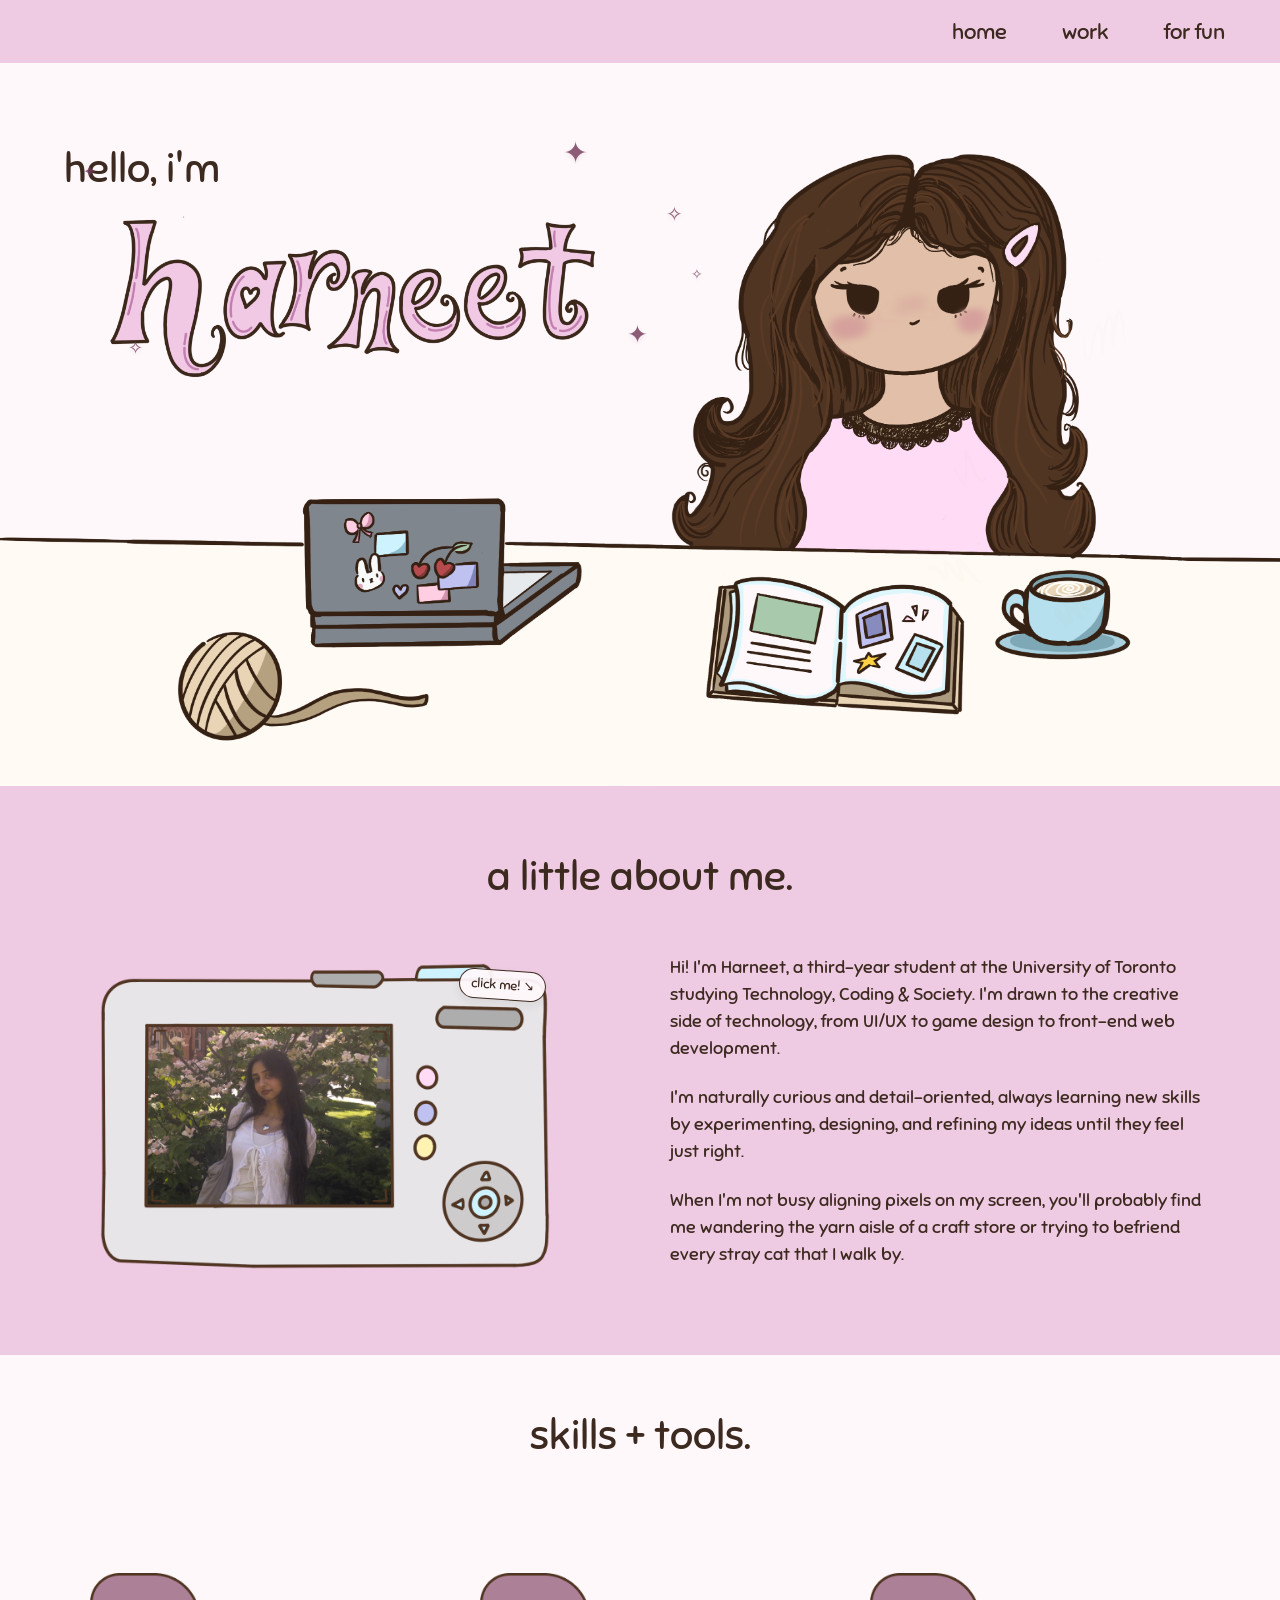
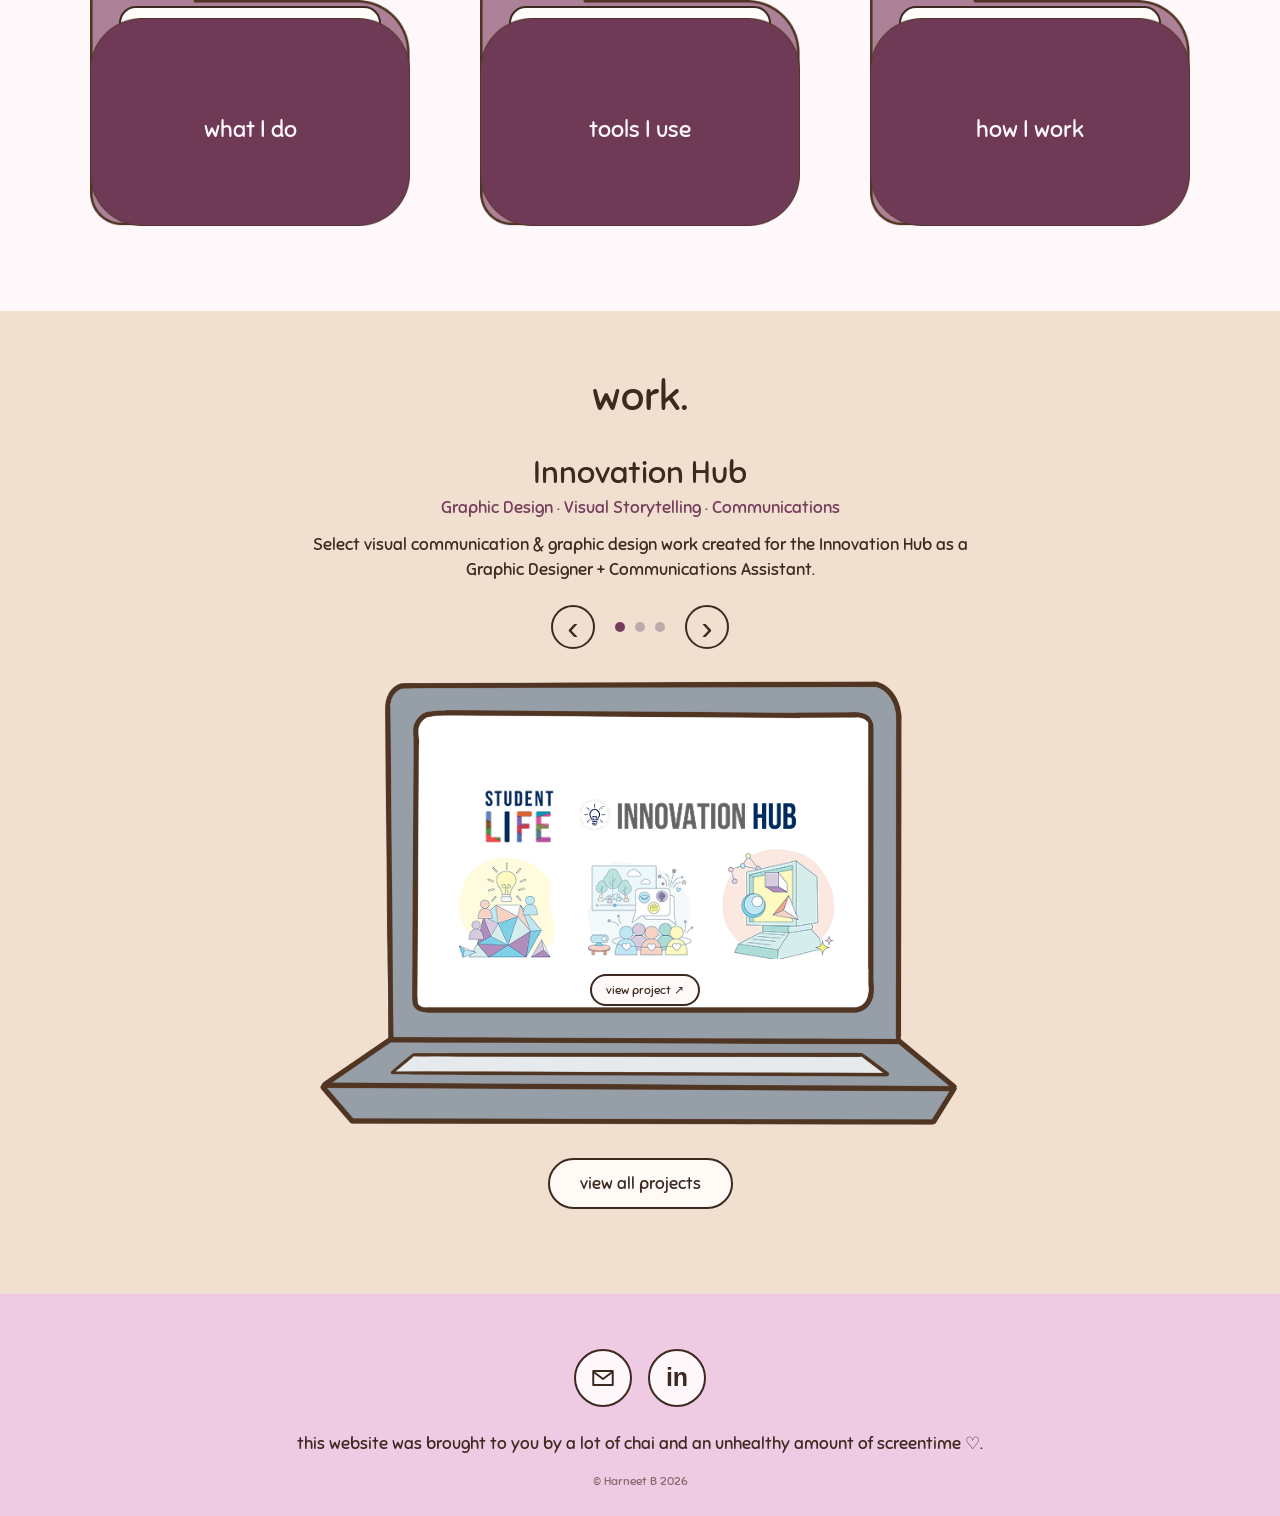
<file: index.html>
<!DOCTYPE html>

<html lang="en">

<head>
    <meta charset="UTF-8">

    <meta
        name="viewport"
        content="width=device-width, initial-scale=1.0"
    >

    <title>Harneet - Home</title>


    <!-- Existing site styles -->
    <link rel="stylesheet" href="style.css">


    <!-- Homepage redesign styles -->
    <link rel="stylesheet" href="home.css">


    <!-- Google Fonts -->
    <link rel="preconnect" href="https://fonts.googleapis.com">

    <link
        rel="preconnect"
        href="https://fonts.gstatic.com"
        crossorigin
    >

    <link
        href="https://fonts.googleapis.com/css2?family=Borel&family=Sniglet:wght@400;800&display=swap"
        rel="stylesheet"
    >
</head>


<body>


    <!-- ========================================
         NAVIGATION
         ======================================== -->

    <nav class="navbar">

    <ul class="nav-links">

        <li>
            <a href="index.html">
                home
            </a>
        </li>

        <li>
            <a href="portfolio.html">
                work
            </a>
        </li>

        <li>
            <a href="creative-corner.html">
                for fun
            </a>
        </li>

    </ul>

</nav>


    <!-- ========================================
         HERO
         ======================================== -->

    <header
        class="hero"
        id="home"
    >

        <div class="hero-canvas">


            <img
                class="hero-illustration"
                src="Assets/hero/herographic.png"
                alt="Illustration of Harneet sitting at her desk"
            >


            <div class="hero-text">

    <p class="hello-text">
        hello, i'm
    </p>

    <img
        class="name-art"
        src="Assets/hero/nameart.PNG"
        alt="Harneet"
    >

    <div class="hero-sparkles" aria-hidden="true">

        <span class="sparkle sparkle-1">✦</span>
        <span class="sparkle sparkle-2">✧</span>
        <span class="sparkle sparkle-3">✦</span>
        <span class="sparkle sparkle-4">✧</span>
        <span class="sparkle sparkle-5">✦</span>
        <span class="sparkle sparkle-6">✧</span>

    </div>

</div>


        </div>

    </header>



    <main>


        <!-- ========================================
             ABOUT
             ======================================== -->

        <section
            class="about-new"
            id="about"
        >


            <h2 class="about-title">
                a little about me.
            </h2>



            <div class="about-row-new">


                <div class="about-camera">

    <button
        class="camera-button"
        id="cameraButton"
        type="button"
        aria-label="Show another digicam photo"
    >

        <div
            class="camera-stage"
            id="cameraStage"
        >

            <img
                src="Assets/cam1.png"
                alt="Illustrated digital camera showing a digicam photo"
                class="digicam"
                id="cameraImage"
            >

            <span
                class="camera-click-label"
                aria-hidden="true"
            >
                click me! ↘
            </span>

            <span
                class="camera-flash"
                aria-hidden="true"
            ></span>

        </div>

    </button>


</div>


                <div class="about-content">

                    <p>
                        Hi! I'm Harneet, a third-year student at the University of
                        Toronto studying Technology, Coding &amp; Society. I'm drawn
                        to the creative side of technology, from UI/UX to game design
                        to front-end web development.
                    </p>


                    <p>
                        I'm naturally curious and detail-oriented, always learning
                        new skills by experimenting, designing, and refining my ideas
                        until they feel just right.
                    </p>


                    <p>
                        When I'm not busy aligning pixels on my screen, you'll
                        probably find me wandering the yarn aisle of a craft store
                        or trying to befriend every stray cat that I walk by.
                    </p>

                </div>


            </div>


        </section>



        <!-- ========================================
             SKILLS + TOOLS
             ======================================== -->

        <section
            class="skills-new"
            id="skills"
        >


            <h2 class="skills-title">
                skills + tools.
            </h2>



            <div class="folder-row">


                <!-- =================================
                     WHAT I DO
                     ================================= -->

                <div class="folder-card">


                    <img
                        src="Assets/skills/folder-back.png"
                        alt=""
                        class="folder-back"
                    >


                    <div
                        class="folder-paper"
                        id="what-i-do-paper"
                    >

                        <ul class="skill-list">

                            <li>UI/UX Design</li>

                            <li>Graphic Design</li>

                            <li>Product Design</li>

                            <li>Front-End Web Development</li>

                            <li>Immersive Environment Design</li>

                            <li>Game Design</li>

                        </ul>

                    </div>



                    <button
                        class="folder-toggle"
                        type="button"
                        aria-expanded="false"
                        aria-controls="what-i-do-paper"
                    >

                        <img
                            src="Assets/skills/folder-front.png"
                            alt=""
                            class="folder-front"
                        >

                        <span class="folder-label">
                            what I do
                        </span>

                    </button>


                </div>



                <!-- =================================
                     TOOLS I USE
                     ================================= -->

                <div class="folder-card">


                    <img
                        src="Assets/skills/folder-back.png"
                        alt=""
                        class="folder-back"
                    >


                    <div
                        class="folder-paper"
                        id="tools-paper"
                    >

                        <ul class="skill-list tools-list">

                            <li>Figma</li>

                            <li>Adobe CC</li>

                            <li>HTML / CSS</li>

                            <li>Autodesk Maya</li>

                            <li>Unity</li>

                             <li>Procreate</li>

                            <li>Python</li>

                            <li>Pygame</li>

                            <li>Tkinter</li>

                            <li>ArcGIS Pro</li>

                            <li>R</li>

                            <li>GitHub</li>

                        </ul>

                    </div>



                    <button
                        class="folder-toggle"
                        type="button"
                        aria-expanded="false"
                        aria-controls="tools-paper"
                    >

                        <img
                            src="Assets/skills/folder-front.png"
                            alt=""
                            class="folder-front"
                        >

                        <span class="folder-label">
                            tools I use
                        </span>

                    </button>


                </div>



                <!-- =================================
                     HOW I WORK
                     ================================= -->

                <div class="folder-card">


                    <img
                        src="Assets/skills/folder-back.png"
                        alt=""
                        class="folder-back"
                    >


                    <div
                        class="folder-paper"
                        id="how-i-work-paper"
                    >

                        <ul class="skill-list">

                            <li>Design Thinking</li>

                            <li>Visual Storytelling</li>

                            <li>Iteration</li>

                            <li>Moodboarding</li>

                            <li>Prototyping</li>

                            <li>User-Centered Design</li>

                        </ul>

                    </div>



                    <button
                        class="folder-toggle"
                        type="button"
                        aria-expanded="false"
                        aria-controls="how-i-work-paper"
                    >

                        <img
                            src="Assets/skills/folder-front.png"
                            alt=""
                            class="folder-front"
                        >

                        <span class="folder-label">
                            how I work
                        </span>

                    </button>


                </div>


            </div>


        </section>



        <!-- ========================================
             WORK
             ======================================== -->

        <section
            class="work-new"
            id="work"
        >


            <h2 class="work-title">
                work.
            </h2>



            <div class="project-preview">


                <!-- =================================
                     PROJECT TEXT
                     ================================= -->

                <div class="project-info">


                    <h3
                        class="project-title"
                        id="project-title"
                    >
                        Innovation Hub
                    </h3>


                    <p
                        class="project-category"
                        id="project-category"
                    >
                        Graphic Design · Visual Storytelling · Communications
                    </p>


                    <p
                        class="project-description"
                        id="project-description"
                    >
                        Select visual communication &amp; graphic design work
                        created for the Innovation Hub as a Graphic Designer
                        + Communications Assistant.
                    </p>


                </div>



                <!-- =================================
                     CAROUSEL NAVIGATION
                     ================================= -->

                <div class="project-navigation">


                    <button
                        class="carousel-arrow previous-project"
                        type="button"
                        aria-label="Previous project"
                    >
                        &#8249;
                    </button>



                    <div
                        class="carousel-dots"
                        aria-label="Choose a project"
                    >


                        <button
                            class="dot active"
                            type="button"
                            aria-label="Show Innovation Hub"
                        ></button>


                        <button
                            class="dot"
                            type="button"
                            aria-label="Show MakerDrop"
                        ></button>


                        <button
                            class="dot"
                            type="button"
                            aria-label="Show Campus Calm"
                        ></button>


                    </div>



                    <button
                        class="carousel-arrow next-project"
                        type="button"
                        aria-label="Next project"
                    >
                        &#8250;
                    </button>


                </div>



                <!-- =================================
                     LAPTOP
                     ================================= -->

               <div class="laptop-wrapper">

    <!-- Project preview -->
    <a
        class="project-screen-link"
        id="project-screen-link"
        href="portfolio.html"
        aria-label="View project"
    >

        <img
            class="project-screen-image"
            id="project-screen-image"
            src=""
            alt=""
        >

        <div
            class="project-screen-placeholder"
            id="project-screen-placeholder"
        >
            Project preview
        </div>

        <span class="view-project-screen-btn">
            view project ↗
        </span>

    </a>


    <!-- Laptop illustration -->
    <img
        src="Assets/projects/laptop.PNG"
        alt="Illustrated laptop"
        class="laptop"
    >

</div>

                <!-- =================================
                     VIEW ALL PROJECTS
                     ================================= -->

                <a
                    href="portfolio.html"
                    class="view-projects-btn"
                >
                    view all projects
                </a>


            </div>


        </section>


    </main>



    <!-- ========================================
         FOOTER
         ======================================== -->
<footer class="site-footer">

    <div class="footer-socials">

        <!-- EMAIL -->
        <a
            href="https://mail.google.com/mail/?view=cm&fs=1&to=harneettb@gmail.com"
            class="social-button"
            target="_blank"
            rel="noopener noreferrer"
            aria-label="Send me an email"
        >
            <svg
                viewBox="0 0 24 24"
                aria-hidden="true"
            >
                <path
                    d="M3 5.5h18v13H3z"
                    fill="none"
                    stroke="currentColor"
                    stroke-width="1.8"
                    stroke-linejoin="round"
                />

                <path
                    d="M4 7l8 6 8-6"
                    fill="none"
                    stroke="currentColor"
                    stroke-width="1.8"
                    stroke-linecap="round"
                    stroke-linejoin="round"
                />
            </svg>
        </a>


        <!-- LINKEDIN -->
        <a
            href="https://www.linkedin.com/in/harneetb/"
            class="social-button"
            target="_blank"
            rel="noopener noreferrer"
            aria-label="Visit my LinkedIn"
        >
            <span class="linkedin-icon">
                in
            </span>
        </a>

    </div>


    <p class="footer-note">
        this website was brought to you by a lot of chai and an unhealthy amount of screentime ♡.
    </p>


    <p class="footer-copyright">
        © Harneet B 2026
    </p>

</footer>


<script src="script.js"></script>

</body>

</html>
</file>
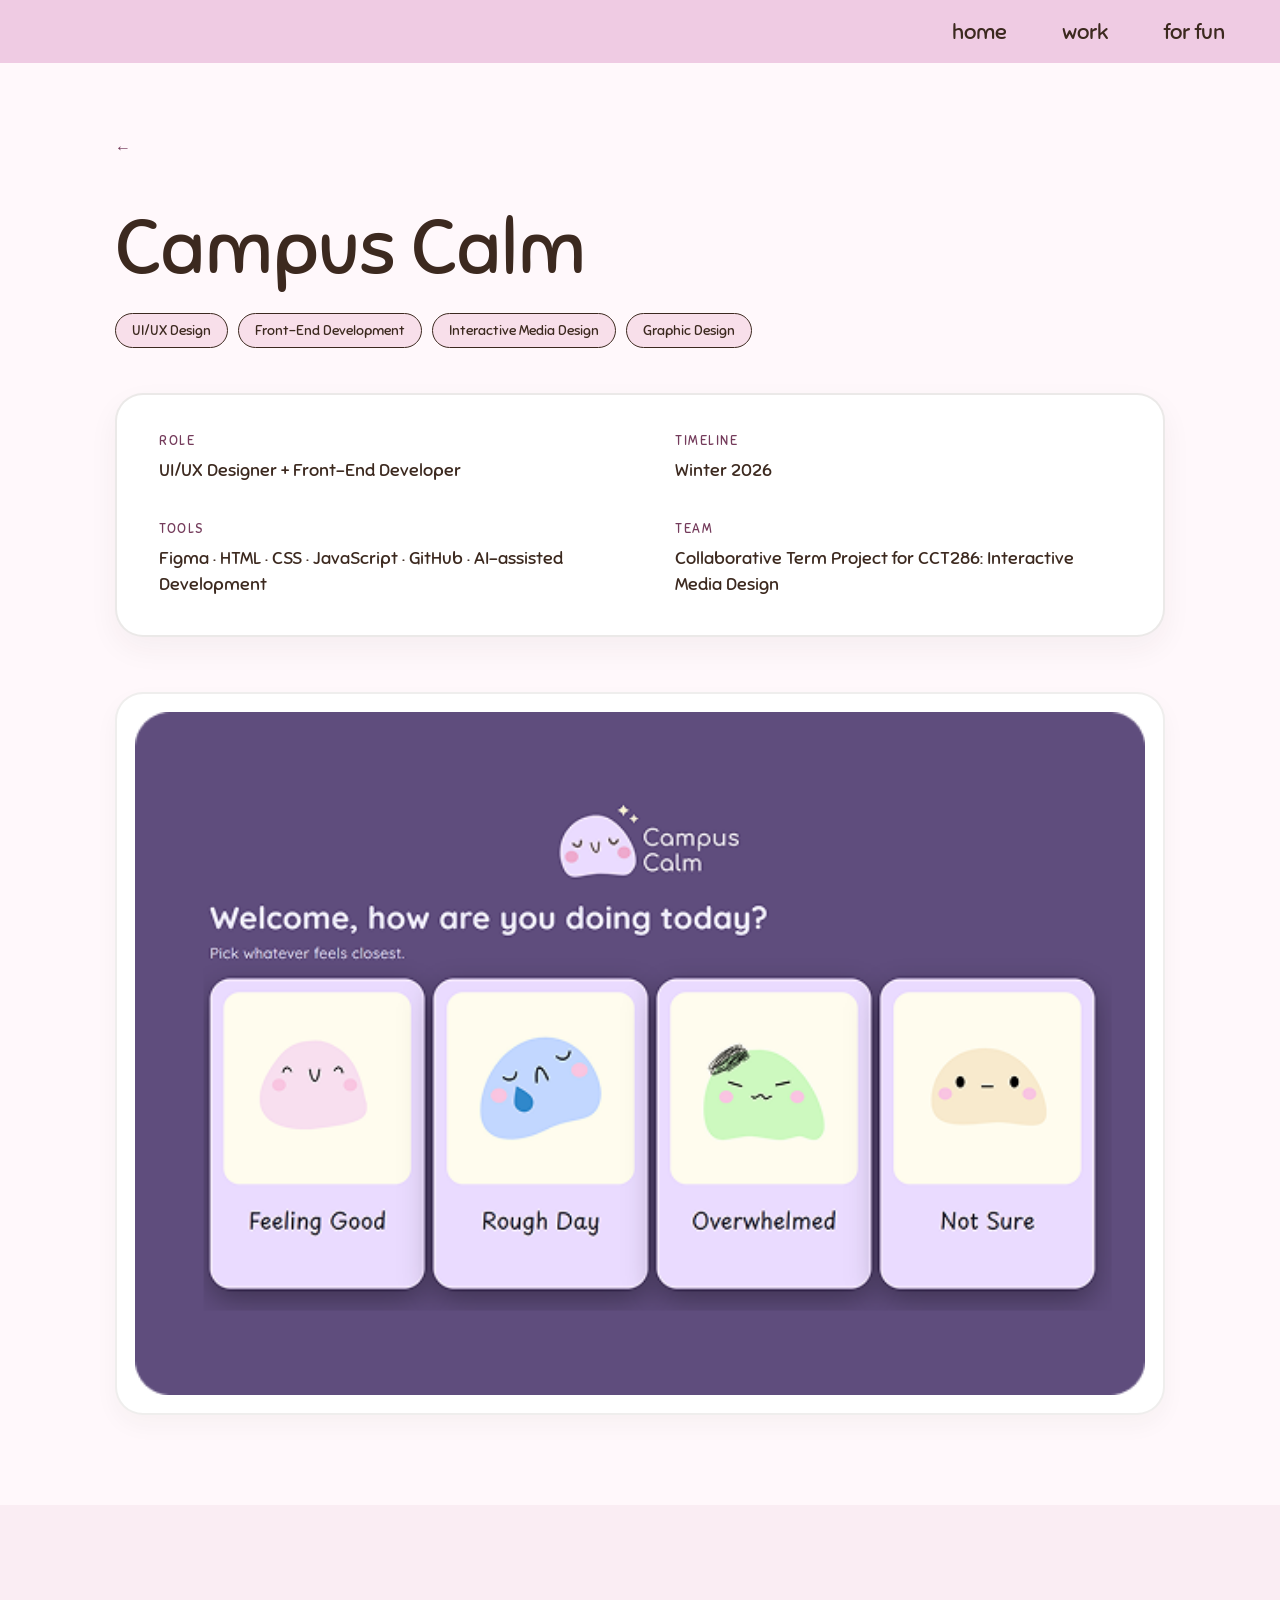
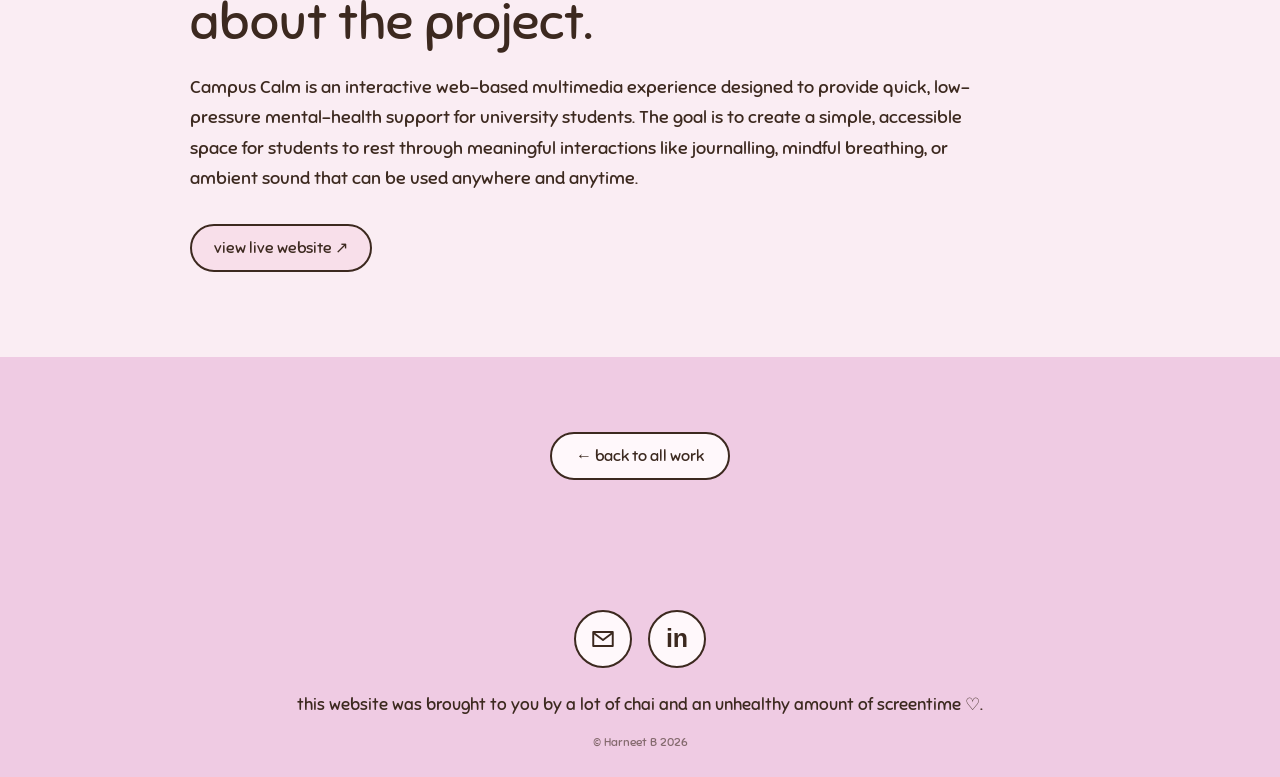
<file: campuscalm.html>
<!DOCTYPE html>

<html lang="en">

<head>

    <meta charset="UTF-8">

    <meta
        name="viewport"
        content="width=device-width, initial-scale=1.0"
    >

    <title>Campus Calm - Harneet</title>


    <!-- Shared styles -->
    <link rel="stylesheet" href="style.css">


    <!-- Campus Calm styles -->
    <link rel="stylesheet" href="campuscalm.css">


    <!-- Google Fonts -->
    <link rel="preconnect" href="https://fonts.googleapis.com">

    <link
        rel="preconnect"
        href="https://fonts.gstatic.com"
        crossorigin
    >

    <link
        href="https://fonts.googleapis.com/css2?family=Borel&family=Sniglet:wght@400;800&display=swap"
        rel="stylesheet"
    >

</head>


<body>


    <!-- ========================================
         NAVIGATION
         ======================================== -->

    <nav class="navbar">

        <ul class="nav-links">

            <li>
                <a href="index.html">
                    home
                </a>
            </li>

            <li>
                <a href="portfolio.html">
                    work
                </a>
            </li>

            <li>
                <a href="creative-corner.html">
                    for fun
                </a>
            </li>

        </ul>

    </nav>



    <main class="campus-page">


        <!-- ========================================
             PROJECT HERO
             ======================================== -->

        <section class="project-hero">


            <a
                href="portfolio.html"
                class="back-link"
            >
                ←
            </a>


            <h1>
                Campus Calm
            </h1>



            <!-- =================================
                 SKILLS
                 ================================= -->

            <div class="skill-tags">

                <span>
                    UI/UX Design
                </span>

                <span>
                    Front-End Development
                </span>

                <span>
                    Interactive Media Design
                </span>

                <span>
                    Graphic Design
                </span>

            </div>



            <!-- =================================
                 SUMMARY
                 ================================= -->

            <div class="project-summary-card">


                <div class="summary-item">

                    <p class="summary-label">
                        ROLE
                    </p>

                    <p class="summary-value">
                        UI/UX Designer +
                        Front-End Developer
                    </p>

                </div>



                <div class="summary-item">

                    <p class="summary-label">
                        TIMELINE
                    </p>

                    <p class="summary-value">
                        Winter 2026
                    </p>

                </div>



                <div class="summary-item">

                    <p class="summary-label">
                        TOOLS
                    </p>

                    <p class="summary-value">
                        Figma · HTML · CSS · JavaScript · GitHub · AI-assisted Development
                    </p>

                </div>



                <div class="summary-item">

                    <p class="summary-label">
                        TEAM
                    </p>

                    <p class="summary-value">
                        Collaborative Term Project for CCT286: Interactive Media Design 
                    </p>

                </div>


            </div>



            <!-- =================================
                 HERO VISUAL
                 ================================= -->

            <div class="hero-visual">

                <img
                    src="Assets/projects/workpreview1.png"
                    alt="Campus Calm website interface"
                >

            </div>


        </section>



        <!-- ========================================
             ABOUT THE PROJECT
             ======================================== -->

        <section class="project-overview">

            <div class="overview-inner">

                <h2>
                    about the project.
                </h2>


                <p>
                    Campus Calm is an interactive web-based multimedia experience designed to provide quick, 
                    low-pressure mental-health support for university students. The goal is to create a 
                    simple, accessible space for students to rest through meaningful interactions like 
                    journalling, mindful breathing, or ambient sound that can be used anywhere and anytime.
                </p>


                <a
                    href="https://h4rneet.github.io/campuscalm/index.html"
                    class="website-button"
                    target="_blank"
                    rel="noopener noreferrer"
                >
                    view live website ↗
                </a>

            </div>

        </section>



        <!-- ========================================
             BOTTOM NAVIGATION
             ======================================== -->

        <section class="project-footer-nav">

            <a
                href="portfolio.html"
                class="back-to-work-button"
            >
                ← back to all work
            </a>

        </section>


    </main>



   <!-- ========================================
         FOOTER
         ======================================== -->
<footer class="site-footer">

    <div class="footer-socials">

        <!-- EMAIL -->
        <a
            href="https://mail.google.com/mail/?view=cm&fs=1&to=harneettb@gmail.com"
            class="social-button"
            target="_blank"
            rel="noopener noreferrer"
            aria-label="Send me an email"
        >
            <svg
                viewBox="0 0 24 24"
                aria-hidden="true"
            >
                <path
                    d="M3 5.5h18v13H3z"
                    fill="none"
                    stroke="currentColor"
                    stroke-width="1.8"
                    stroke-linejoin="round"
                />

                <path
                    d="M4 7l8 6 8-6"
                    fill="none"
                    stroke="currentColor"
                    stroke-width="1.8"
                    stroke-linecap="round"
                    stroke-linejoin="round"
                />
            </svg>
        </a>


        <!-- LINKEDIN -->
        <a
            href="https://www.linkedin.com/in/harneetb/"
            class="social-button"
            target="_blank"
            rel="noopener noreferrer"
            aria-label="Visit my LinkedIn"
        >
            <span class="linkedin-icon">
                in
            </span>
        </a>

    </div>


    <p class="footer-note">
        this website was brought to you by a lot of chai and an unhealthy amount of screentime ♡.
    </p>


    <p class="footer-copyright">
        © Harneet B 2026
    </p>

</footer>


</body>

</html>
</file>
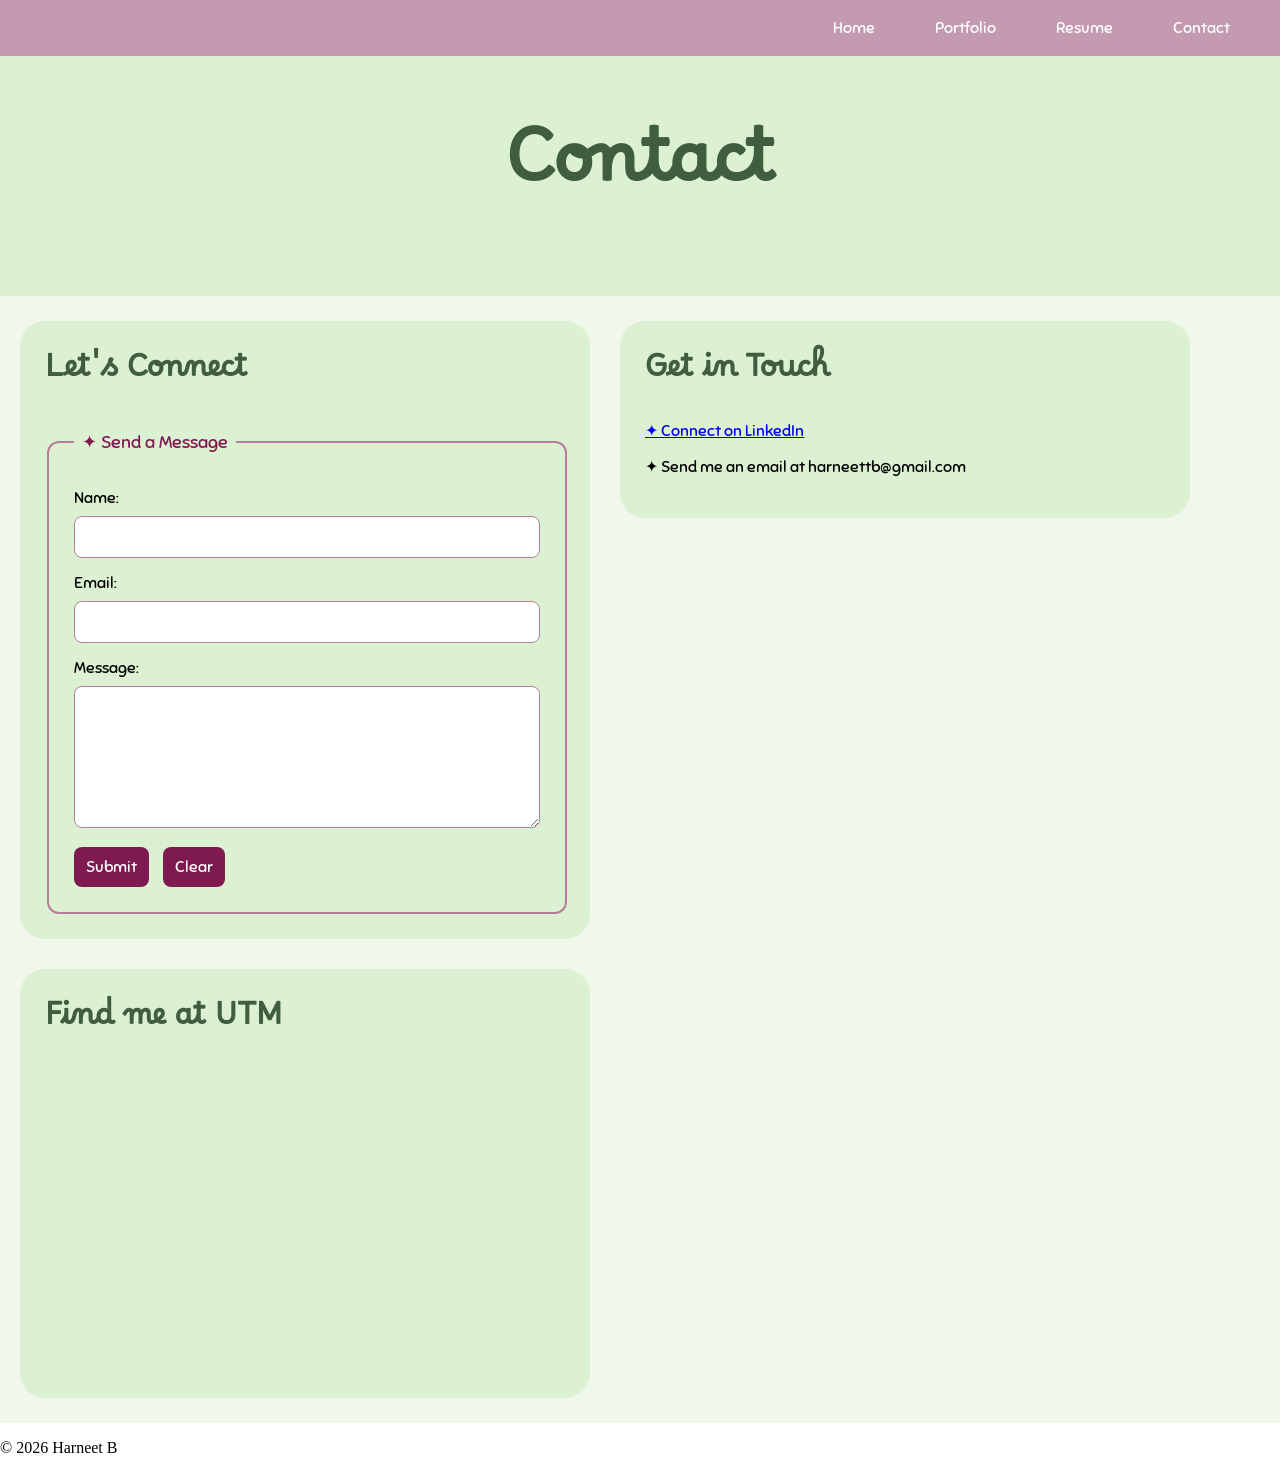
<file: contact.html>
<!DOCTYPE html>
<html> 
    <head> 
        <title> Harneet - Contact </title>
        <link href="style.css" rel="stylesheet">

        <!--Google Fonts-->
        <link rel="preconnect" href="https://fonts.googleapis.com">
        <link rel="preconnect" href="https://fonts.gstatic.com" crossorigin>
        <link href="https://fonts.googleapis.com/css2?family=Pixelify+Sans:wght@400..700&display=swap" rel="stylesheet">

        <link rel="preconnect" href="https://fonts.googleapis.com">
        <link rel="preconnect" href="https://fonts.gstatic.com" crossorigin>
        <link href="https://fonts.googleapis.com/css2?family=Borel&display=swap" rel="stylesheet">

        <link rel="preconnect" href="https://fonts.googleapis.com">
        <link rel="preconnect" href="https://fonts.gstatic.com" crossorigin>
        <link href="https://fonts.googleapis.com/css2?family=Sniglet:wght@400;800&display=swap" rel="stylesheet">
        
    </head>

    <body> 
        <nav> 
            <!-- Top Navbar -->
            <ul>
                <li><a href="contact.html">Contact</a></li>
                <li><a href="resume.html">Resume</a></li>
                <li><a href="portfolio.html">Portfolio</a></li>
                <li><a href="index.html">Home</a></li>
            </ul>
        </nav>

        <header class="title3"> 
            <h1> Contact </h1>
        </header>

        <main class="contactpage"> 

        <div class="contact"> 

            <section class="contactform"> 
                <h2> Let's Connect </h2>
                
                <form action="process.php">
                <fieldset>
                <legend> ✦ Send a Message </legend>

                <label for="name">Name:</label><br>
                <input type="text" id="name" name="name"><br>

                <label for="email">Email:</label><br>
                <input type="email" id="email" name="email"><br>

                <label for="message">Message:</label><br>
                <textarea id="message" name="message" rows="6" cols="30"></textarea><br>
                
                <input type="submit" value="Submit">
                <input type="reset" value="Clear">
                
            </fieldset>
            </form>
            </section>

            

            <section class="socials"> 
                <h2> Get in Touch </h2>

                <a href="https://www.linkedin.com/in/harneetb/" target="_blank"> ✦ Connect on LinkedIn </a> 
                <br>
                <p> ✦ Send me an email at harneettb@gmail.com </p>

            </section>

            <section class="location"> 
                <h2> Find me at UTM </h2>

                <iframe src="https://www.google.com/maps/embed?pb=!1m18!1m12!1m3!1d2891.7974582411657!2d-79.6652590245181!3d43.54826375921261!2m3!1f0!2f0!3f0!3m2!1i1024!2i768!4f13.1!3m3!1m2!1s0x882b43e3135af203%3A0x713c168866b9f492!2sUniversity%20of%20Toronto%20Mississauga!5e0!3m2!1sen!2sca!4v1774889178093!5m2!1sen!2sca" 
                width="600" height="450" style="border:0;" allowfullscreen="" loading="lazy" referrerpolicy="no-referrer-when-downgrade"></iframe>

            </section>


        </div>
    


    </main>
          



    

        <footer>
            <p> © 2026 Harneet B </p>
        </footer>


    </body>


</html>
</file>
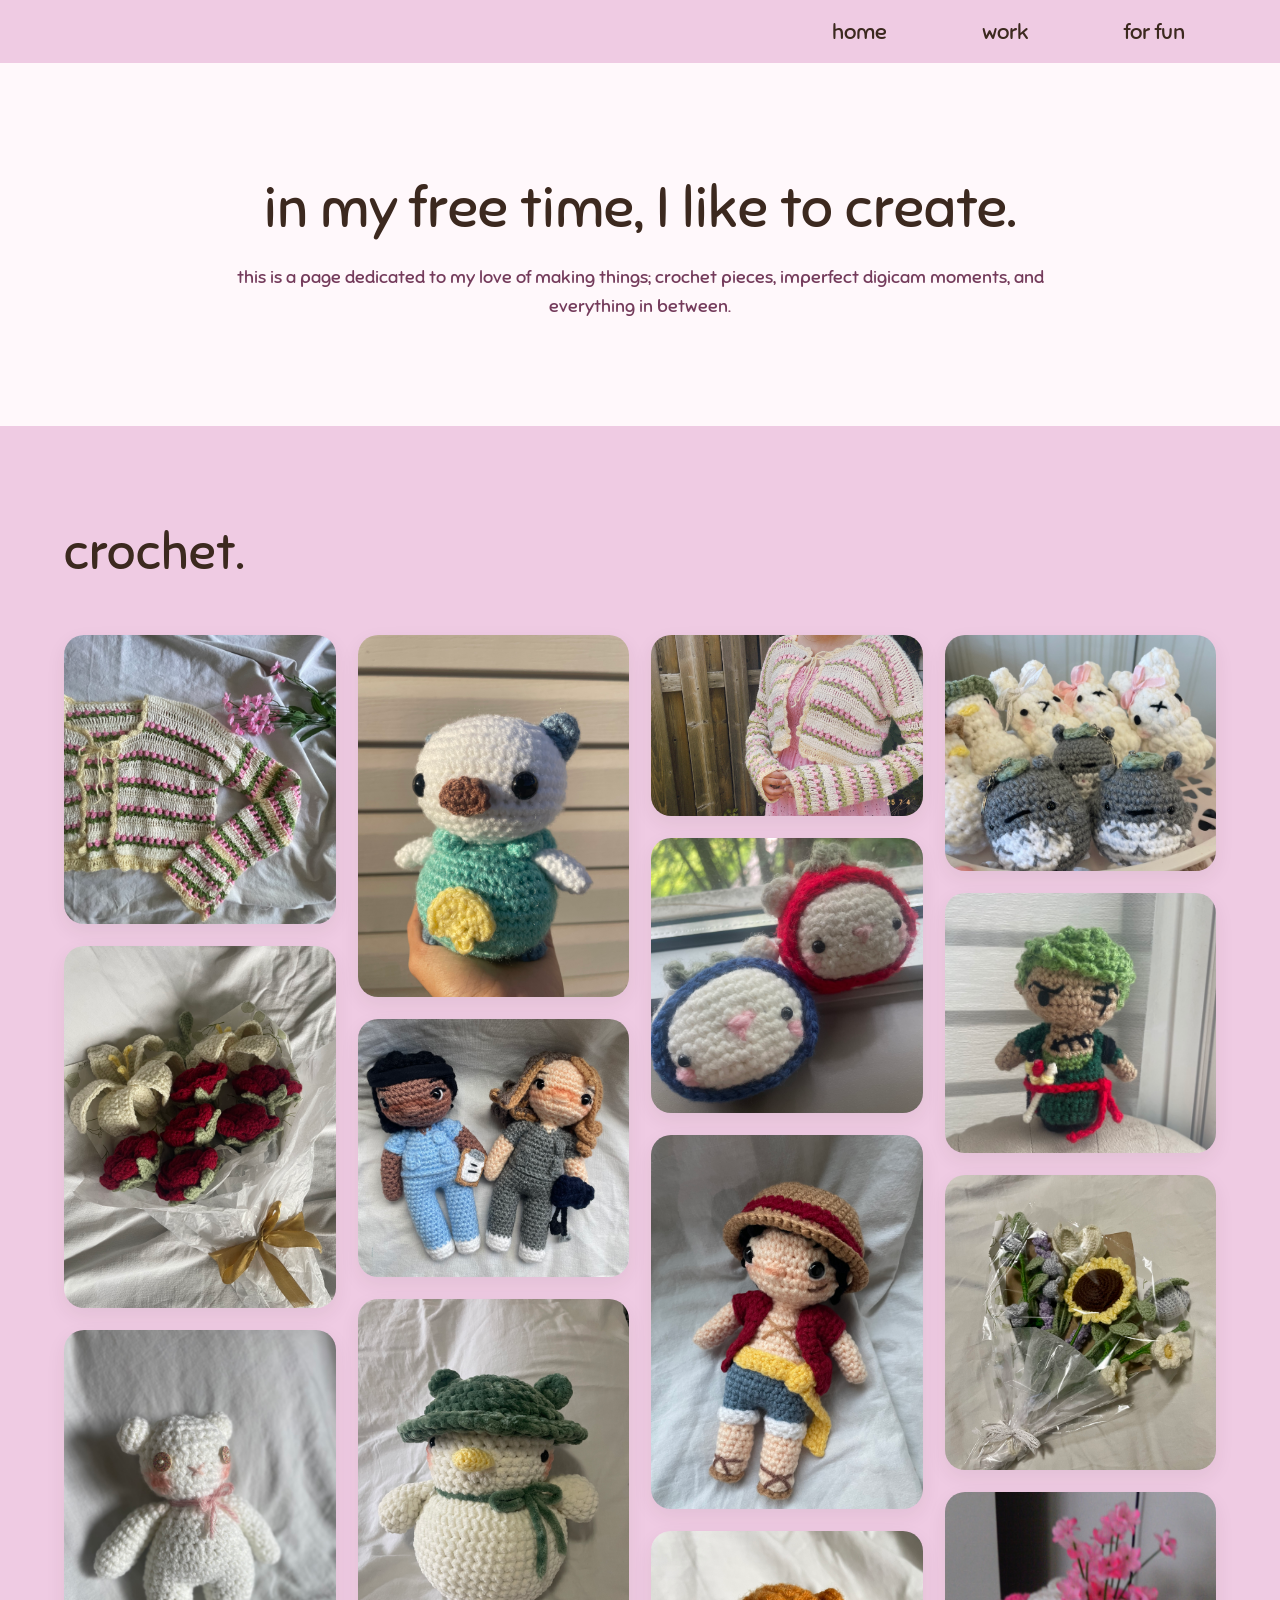
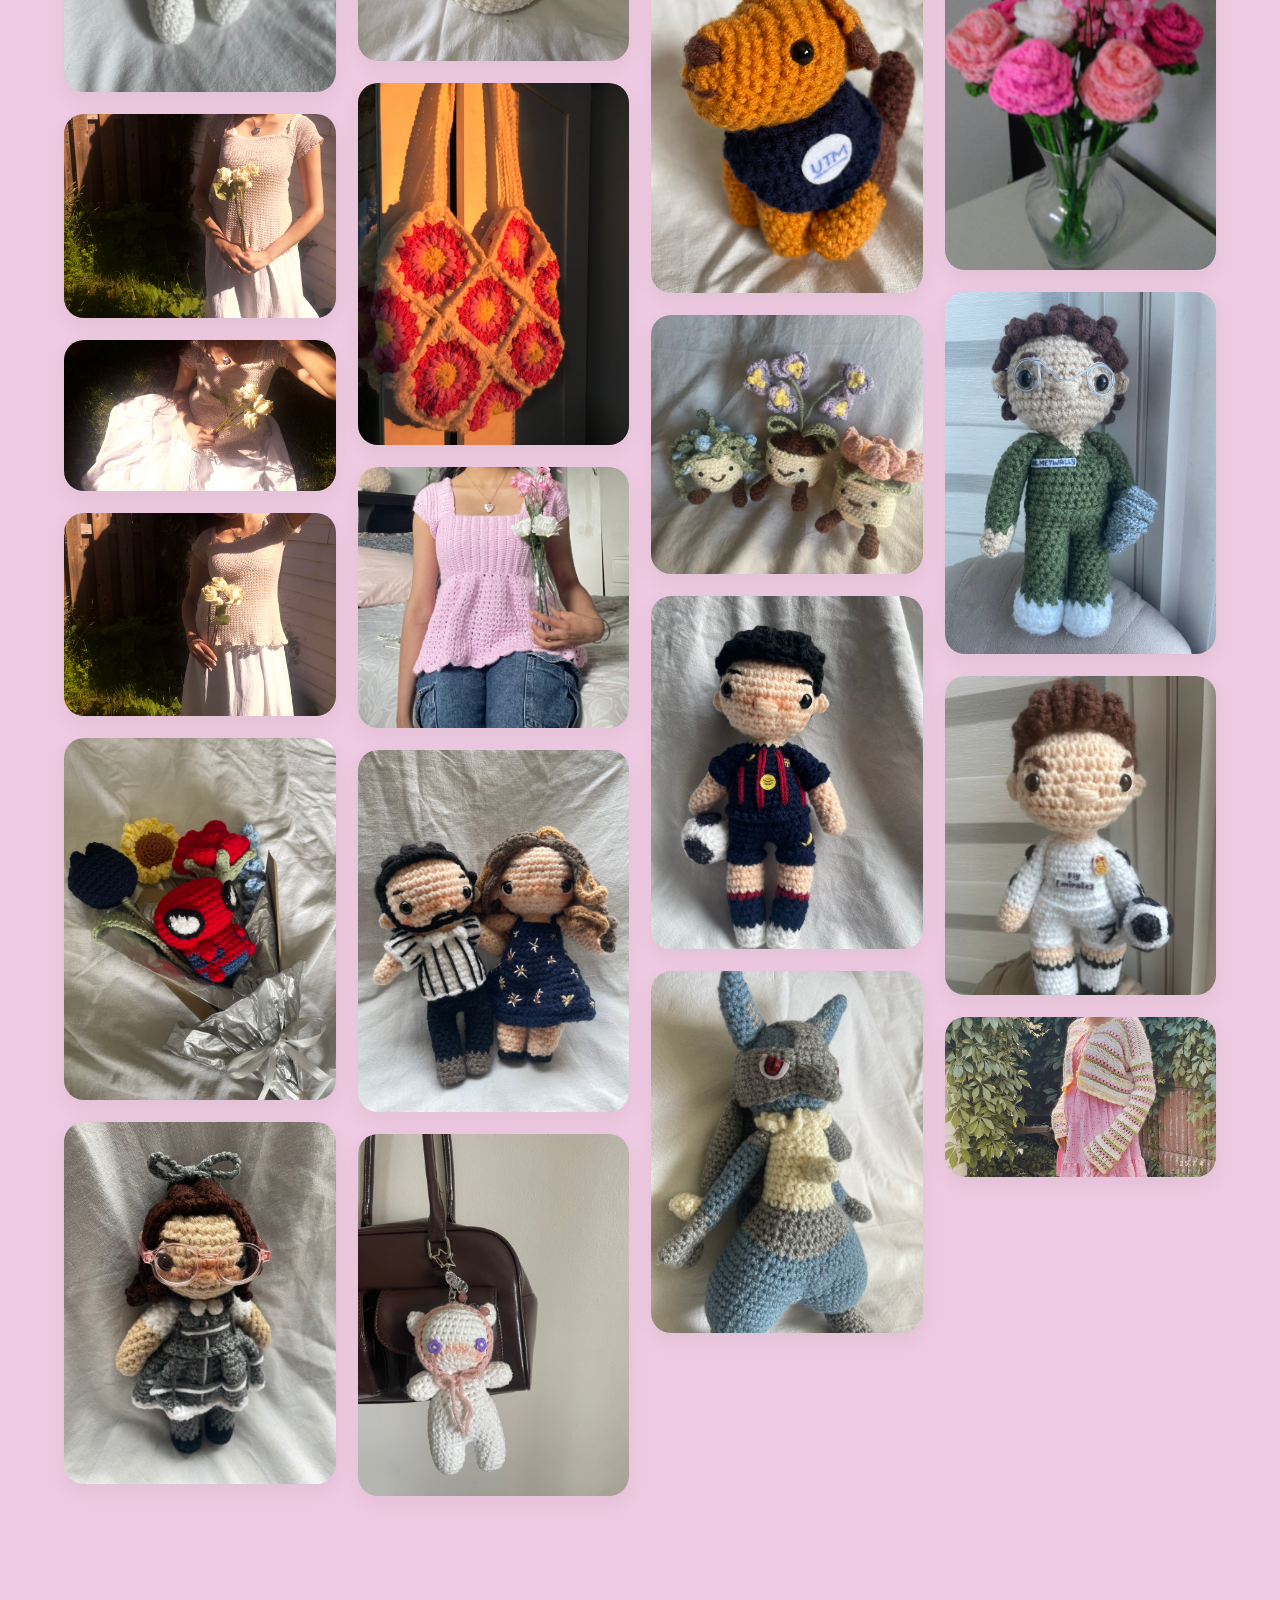
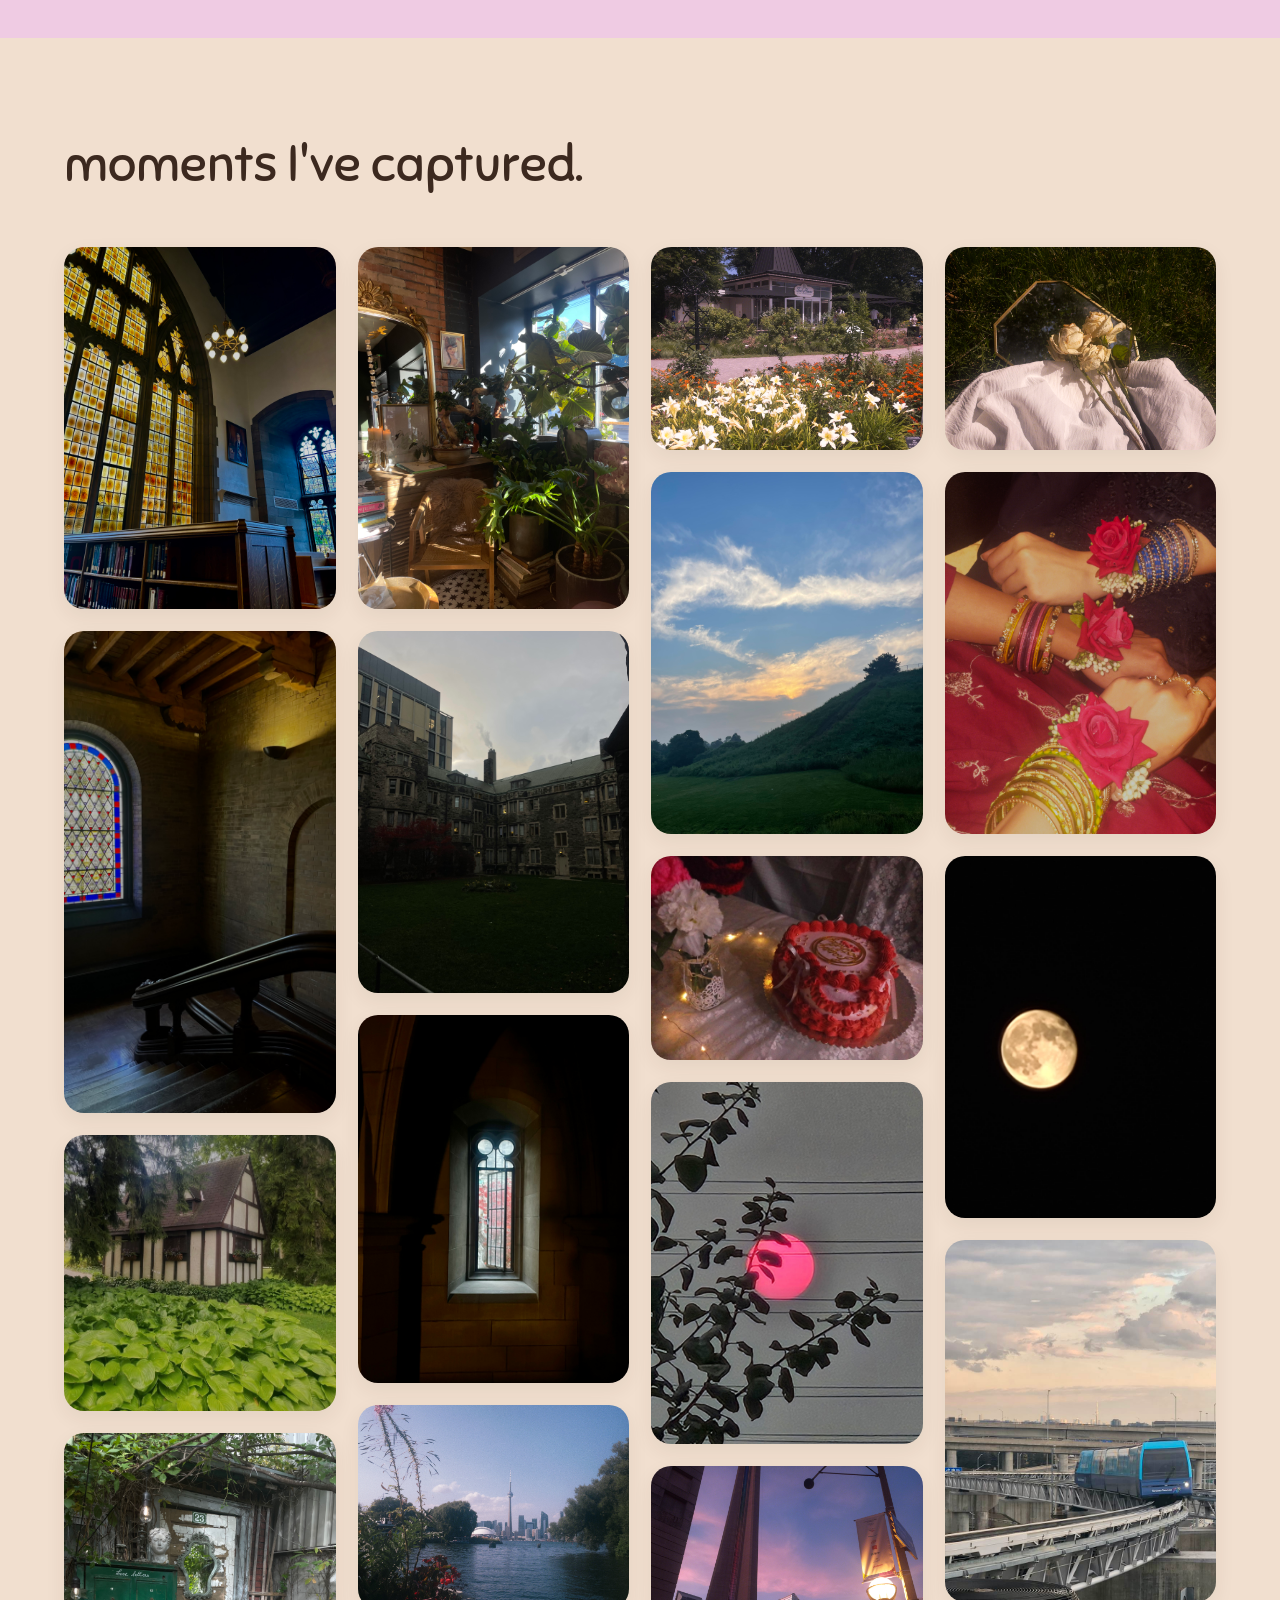
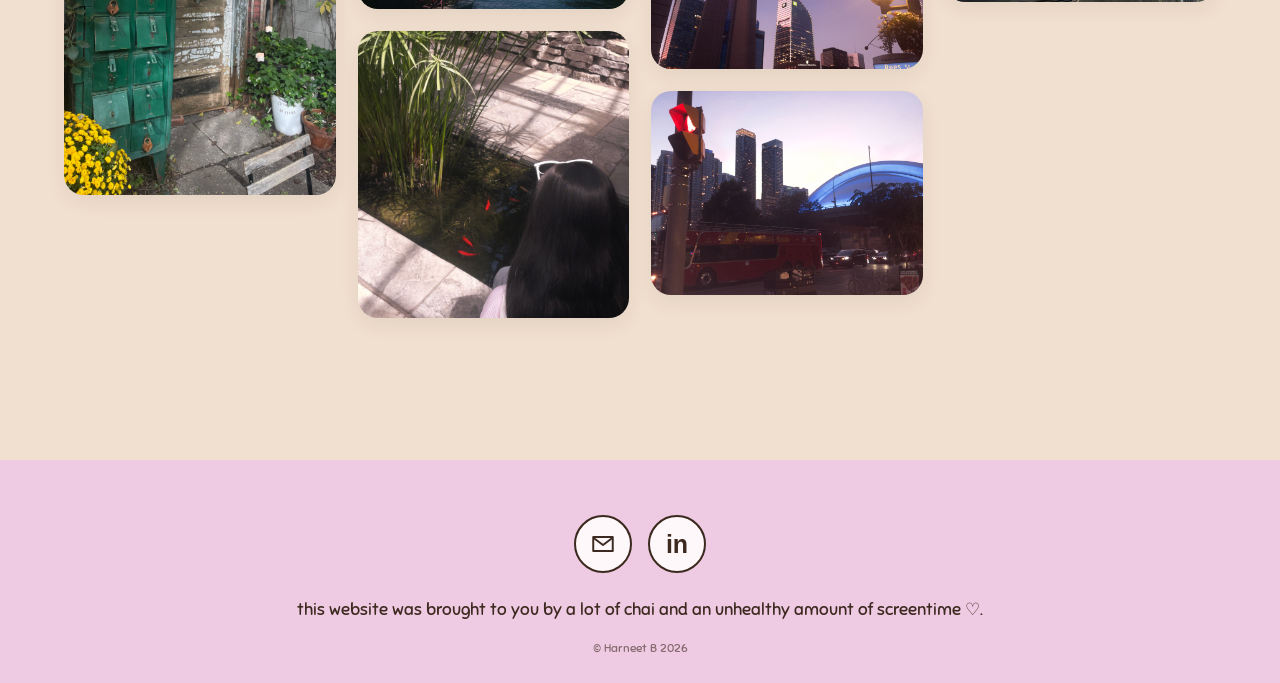
<file: creative-corner.html>
<!DOCTYPE html>

<html lang="en">

<head>

    <meta charset="UTF-8">

    <meta
        name="viewport"
        content="width=device-width, initial-scale=1.0"
    >

    <title>Harneet - For Fun</title>


    <!-- Shared styles -->
    <link rel="stylesheet" href="style.css">


    <!-- For Fun page styles -->
    <link rel="stylesheet" href="creative-corner.css">


    <!-- Google Fonts -->
    <link rel="preconnect" href="https://fonts.googleapis.com">

    <link
        rel="preconnect"
        href="https://fonts.gstatic.com"
        crossorigin
    >

    <link
        href="https://fonts.googleapis.com/css2?family=Borel&family=Sniglet:wght@400;800&display=swap"
        rel="stylesheet"
    >

</head>


<body>


    <!-- ========================================
         NAVIGATION
         ======================================== -->

    <nav class="navbar">

        <ul class="nav-links">

            <li>
                <a href="index.html">
                    home
                </a>
            </li>

            <li>
                <a href="portfolio.html">
                    work
                </a>
            </li>

            <li>
                <a href="creative-corner.html">
                    for fun
                </a>
            </li>

        </ul>

    </nav>



    <main>


        <!-- ========================================
             PAGE INTRO
             ======================================== -->

        <section class="fun-hero">

            <h1>
                in my free time, I like to create.
            </h1>

            <p>
                this is a page dedicated to my love of making things; 
                crochet pieces, imperfect digicam moments,
                and everything in between.
            </p>

        </section>



        <!-- ========================================
             CROCHET
             ======================================== -->

        <section class="creative-section crochet-section">


            <div class="section-heading">

                <h2>
                    crochet.
                </h2>

            </div>



            <div class="masonry-gallery">


                <div class="gallery-item">
                    <img
                        src="Assets/projects/crochet1.jpeg"
                        alt="Crochet piece"
                        loading="lazy"
                    >
                </div>


                <div class="gallery-item">
                    <img
                        src="Assets/projects/crochet2.jpeg"
                        alt="Crochet piece"
                        loading="lazy"
                    >
                </div>


                <div class="gallery-item">
                    <img
                        src="Assets/projects/crochet3.jpeg"
                        alt="Crochet piece"
                        loading="lazy"
                    >
                </div>


                <div class="gallery-item">
                    <img
                        src="Assets/projects/crochet4.JPG"
                        alt="Crochet piece"
                        loading="lazy"
                    >
                </div>


                <div class="gallery-item">
                    <img
                        src="Assets/projects/crochet5.jpg"
                        alt="Crochet piece"
                        loading="lazy"
                    >
                </div>


                <div class="gallery-item">
                    <img
                        src="Assets/projects/crochet6.JPG"
                        alt="Crochet piece"
                        loading="lazy"
                    >
                </div>


                <div class="gallery-item">
                    <img
                        src="Assets/projects/crochet7.jpeg"
                        alt="Crochet piece"
                        loading="lazy"
                    >
                </div>


                <div class="gallery-item">
                    <img
                        src="Assets/projects/crochet8.jpeg"
                        alt="Crochet piece"
                        loading="lazy"
                    >
                </div>


                <div class="gallery-item">
                    <img
                        src="Assets/projects/crochet9.jpeg"
                        alt="Crochet piece"
                        loading="lazy"
                    >
                </div>


                <div class="gallery-item">
                    <img
                        src="Assets/projects/crochet10.jpeg"
                        alt="Crochet piece"
                        loading="lazy"
                    >
                </div>


                <div class="gallery-item">
                    <img
                        src="Assets/projects/crochet11.jpeg"
                        alt="Crochet piece"
                        loading="lazy"
                    >
                </div>


                <div class="gallery-item">
                    <img
                        src="Assets/projects/crochet12.jpeg"
                        alt="Crochet piece"
                        loading="lazy"
                    >
                </div>


                <div class="gallery-item">
                    <img
                        src="Assets/projects/crochet13.jpg"
                        alt="Crochet piece"
                        loading="lazy"
                    >
                </div>


                <div class="gallery-item">
                    <img
                        src="Assets/projects/crochet14.jpeg"
                        alt="Crochet piece"
                        loading="lazy"
                    >
                </div>


                <div class="gallery-item">
                    <img
                        src="Assets/projects/crochet15.jpeg"
                        alt="Crochet piece"
                        loading="lazy"
                    >
                </div>


                <div class="gallery-item">
                    <img
                        src="Assets/projects/crochet16.JPEG"
                        alt="Crochet piece"
                        loading="lazy"
                    >
                </div>


                <div class="gallery-item">
                    <img
                        src="Assets/projects/crochet18.jpeg"
                        alt="Crochet piece"
                        loading="lazy"
                    >
                </div>


                <div class="gallery-item">
                    <img
                        src="Assets/projects/crochet19.jpeg"
                        alt="Crochet piece"
                        loading="lazy"
                    >
                </div>


                <div class="gallery-item">
                    <img
                        src="Assets/projects/crochet20.jpeg"
                        alt="Crochet piece"
                        loading="lazy"
                    >
                </div>


                <div class="gallery-item">
                    <img
                        src="Assets/projects/crochet21.jpeg"
                        alt="Crochet piece"
                        loading="lazy"
                    >
                </div>


                <div class="gallery-item">
                    <img
                        src="Assets/projects/crochet22.jpeg"
                        alt="Crochet piece"
                        loading="lazy"
                    >
                </div>


                <div class="gallery-item">
                    <img
                        src="Assets/projects/crochet23.jpeg"
                        alt="Crochet piece"
                        loading="lazy"
                    >
                </div>


                <div class="gallery-item">
                    <img
                        src="Assets/projects/crochet24.jpeg"
                        alt="Crochet piece"
                        loading="lazy"
                    >
                </div>


                <div class="gallery-item">
                    <img
                        src="Assets/projects/crochet25.jpg"
                        alt="Crochet piece"
                        loading="lazy"
                    >
                </div>


                <div class="gallery-item">
                    <img
                        src="Assets/projects/crochet26.jpeg"
                        alt="Crochet piece"
                        loading="lazy"
                    >
                </div>


                <div class="gallery-item">
                    <img
                        src="Assets/projects/crochet27.jpg"
                        alt="Crochet piece"
                        loading="lazy"
                    >
                </div>


                <div class="gallery-item">
                    <img
                        src="Assets/projects/crochet28.jpeg"
                        alt="Crochet piece"
                        loading="lazy"
                    >
                </div>


                <div class="gallery-item">
                    <img
                        src="Assets/projects/crochet29.jpg"
                        alt="Crochet piece"
                        loading="lazy"
                    >
                </div>

                <div class="gallery-item">
                    <img
                        src="Assets/projects/crochet30.jpg"
                        alt="Crochet piece"
                        loading="lazy"
                    >
                </div>


            </div>

        </section>



        <!-- ========================================
             LITTLE MOMENTS
             ======================================== -->

        <section class="creative-section moments-section">


            <div class="section-heading">

                <h2>
                    moments I've captured.
                </h2>

            </div>



            <div class="masonry-gallery">


                <div class="gallery-item">
                    <img
                        src="Assets/projects/digi1.jpeg"
                        alt="Digicam photograph"
                        loading="lazy"
                    >
                </div>


                <div class="gallery-item">
                    <img
                        src="Assets/projects/digi2.jpeg"
                        alt="Digicam photograph"
                        loading="lazy"
                    >
                </div>


                <div class="gallery-item">
                    <img
                        src="Assets/projects/digi3.jpg"
                        alt="Digicam photograph"
                        loading="lazy"
                    >
                </div>


                <div class="gallery-item">
                    <img
                        src="Assets/projects/digi4.jpeg"
                        alt="Digicam photograph"
                        loading="lazy"
                    >
                </div>


                <div class="gallery-item">
                    <img
                        src="Assets/projects/digi5.jpeg"
                        alt="Digicam photograph"
                        loading="lazy"
                    >
                </div>


                <div class="gallery-item">
                    <img
                        src="Assets/projects/digi6.jpeg"
                        alt="Digicam photograph"
                        loading="lazy"
                    >
                </div>


                <div class="gallery-item">
                    <img
                        src="Assets/projects/digi8.jpeg"
                        alt="Digicam photograph"
                        loading="lazy"
                    >
                </div>


                <div class="gallery-item">
                    <img
                        src="Assets/projects/digi9.jpg"
                        alt="Digicam photograph"
                        loading="lazy"
                    >
                </div>


                <div class="gallery-item">
                    <img
                        src="Assets/projects/digi10.jpg"
                        alt="Digicam photograph"
                        loading="lazy"
                    >
                </div>


                <div class="gallery-item">
                    <img
                        src="Assets/projects/digi11.jpg"
                        alt="Digicam photograph"
                        loading="lazy"
                    >
                </div>


                <div class="gallery-item">
                    <img
                        src="Assets/projects/digi12.jpeg"
                        alt="Digicam photograph"
                        loading="lazy"
                    >
                </div>


                <div class="gallery-item">
                    <img
                        src="Assets/projects/digi13.jpg"
                        alt="Digicam photograph"
                        loading="lazy"
                    >
                </div>


                <div class="gallery-item">
                    <img
                        src="Assets/projects/digi14.JPG"
                        alt="Digicam photograph"
                        loading="lazy"
                    >
                </div>


                <div class="gallery-item">
                    <img
                        src="Assets/projects/digi15.JPG"
                        alt="Digicam photograph"
                        loading="lazy"
                    >
                </div>


                <div class="gallery-item">
                    <img
                        src="Assets/projects/digi16.JPG"
                        alt="Digicam photograph"
                        loading="lazy"
                    >
                </div>


                <div class="gallery-item">
                    <img
                        src="Assets/projects/digi17.JPG"
                        alt="Digicam photograph"
                        loading="lazy"
                    >
                </div>


                <div class="gallery-item">
                    <img
                        src="Assets/projects/digi18.jpg"
                        alt="Digicam photograph"
                        loading="lazy"
                    >
                </div>


                <div class="gallery-item">
                    <img
                        src="Assets/projects/digi19.JPG"
                        alt="Digicam photograph"
                        loading="lazy"
                    >
                </div>


                <div class="gallery-item">
                    <img
                        src="Assets/projects/digi20.jpg"
                        alt="Digicam photograph"
                        loading="lazy"
                    >
                </div>


            </div>

        </section>


    </main>



    <!-- ========================================
         FOOTER
         ======================================== -->
<footer class="site-footer">

    <div class="footer-socials">

        <!-- EMAIL -->
        <a
            href="https://mail.google.com/mail/?view=cm&fs=1&to=harneettb@gmail.com"
            class="social-button"
            target="_blank"
            rel="noopener noreferrer"
            aria-label="Send me an email"
        >
            <svg
                viewBox="0 0 24 24"
                aria-hidden="true"
            >
                <path
                    d="M3 5.5h18v13H3z"
                    fill="none"
                    stroke="currentColor"
                    stroke-width="1.8"
                    stroke-linejoin="round"
                />

                <path
                    d="M4 7l8 6 8-6"
                    fill="none"
                    stroke="currentColor"
                    stroke-width="1.8"
                    stroke-linecap="round"
                    stroke-linejoin="round"
                />
            </svg>
        </a>


        <!-- LINKEDIN -->
        <a
            href="https://www.linkedin.com/in/harneetb/"
            class="social-button"
            target="_blank"
            rel="noopener noreferrer"
            aria-label="Visit my LinkedIn"
        >
            <span class="linkedin-icon">
                in
            </span>
        </a>

    </div>


    <p class="footer-note">
        this website was brought to you by a lot of chai and an unhealthy amount of screentime ♡.
    </p>


    <p class="footer-copyright">
        © Harneet B 2026
    </p>

</footer>


</body>

</html>
</file>
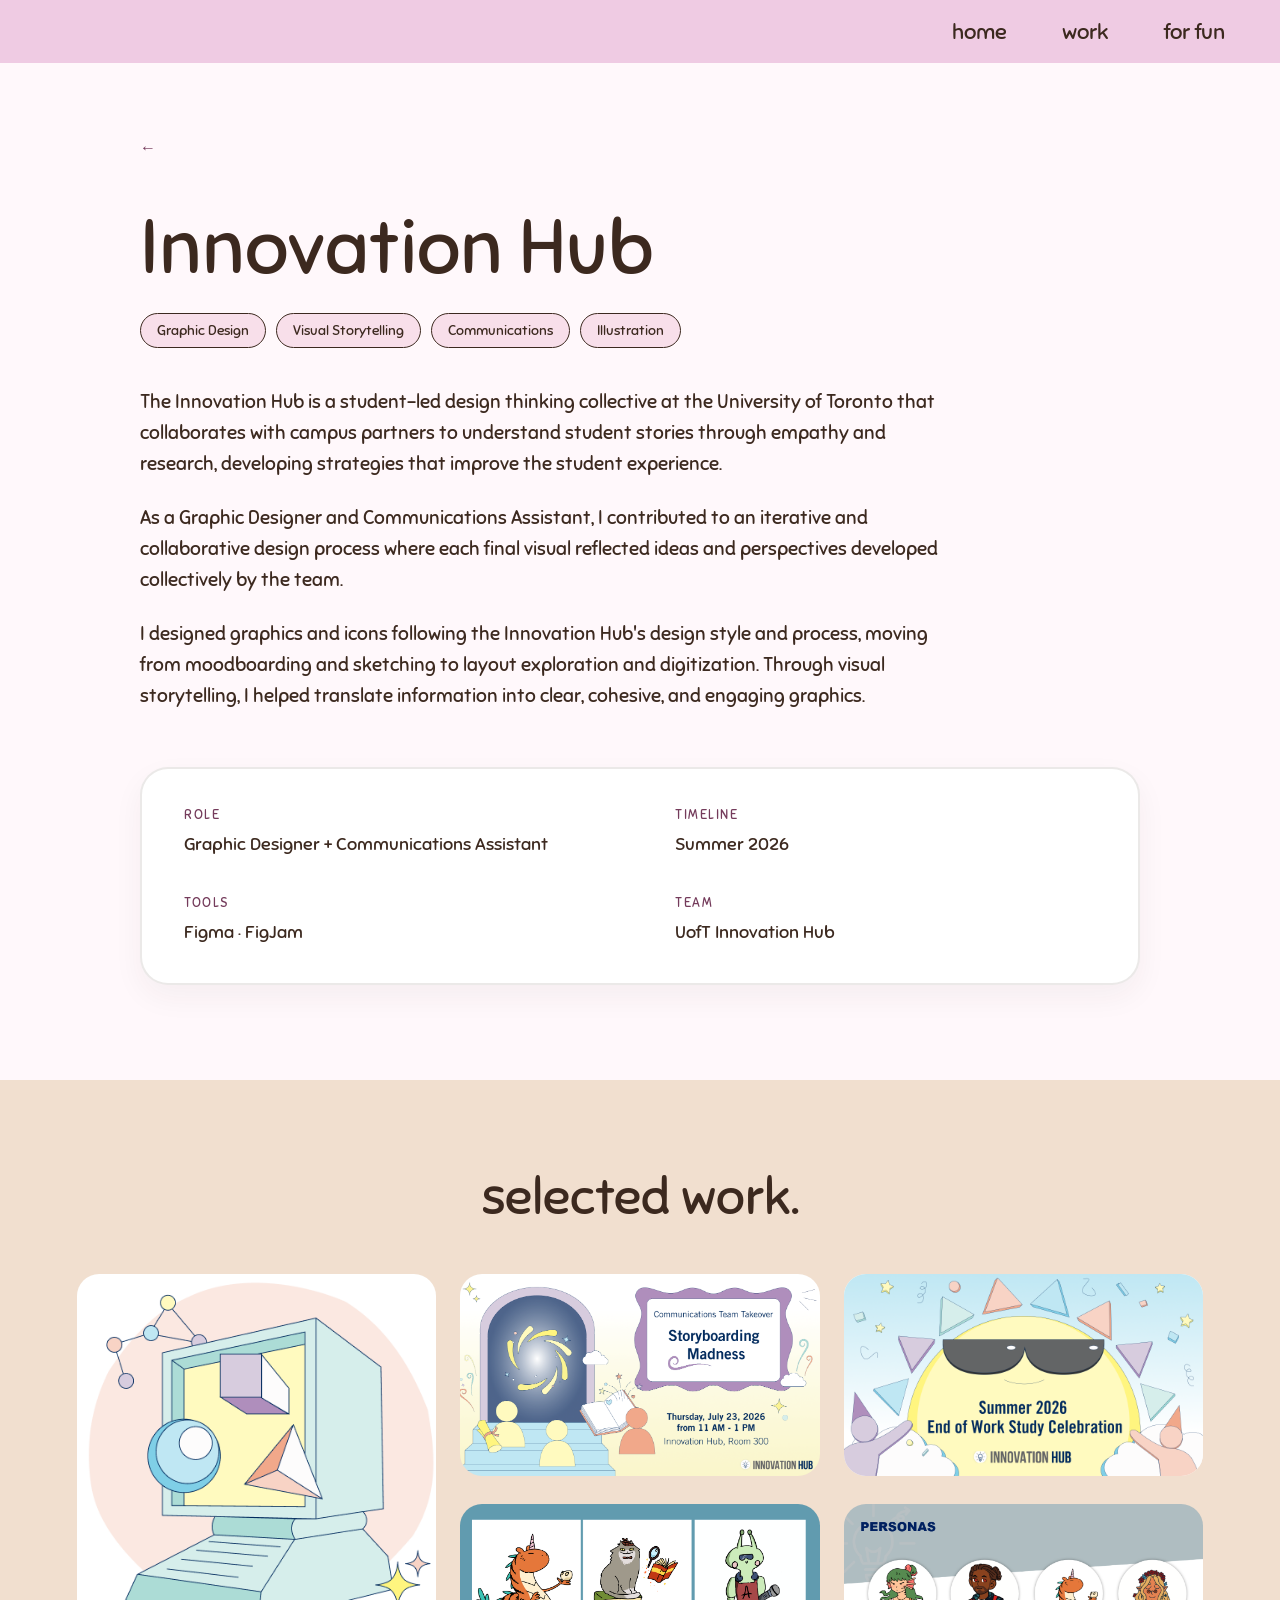
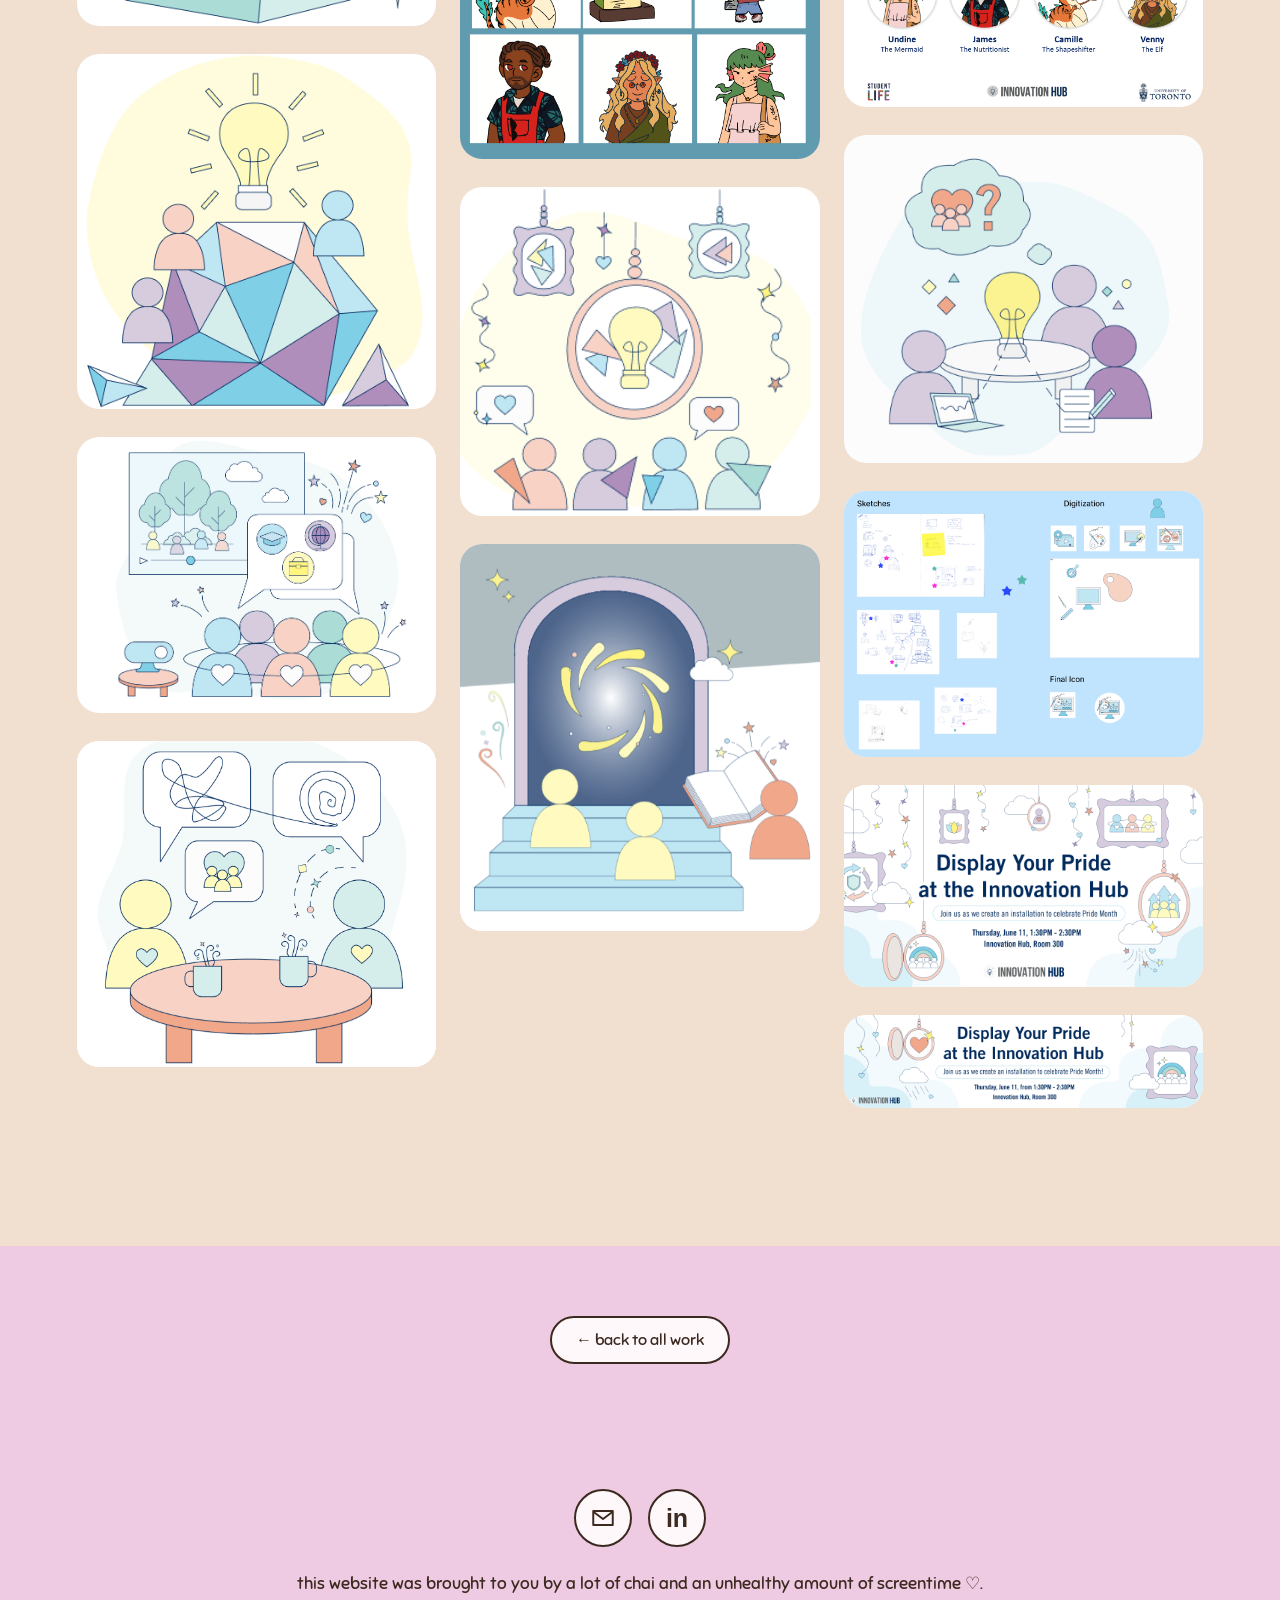
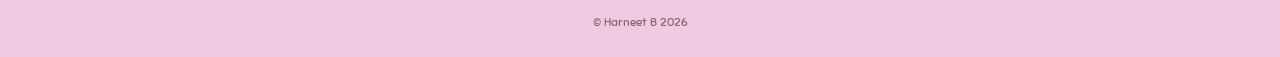
<file: ihub.html>
<!DOCTYPE html>

<html lang="en">

<head>

    <meta charset="UTF-8">

    <meta
        name="viewport"
        content="width=device-width, initial-scale=1.0"
    >

    <title>Innovation Hub - Harneet</title>


    <!-- Existing shared styles -->
    <link rel="stylesheet" href="style.css">


    <!-- Innovation Hub page styles -->
    <link rel="stylesheet" href="ihub.css">


    <!-- Google Fonts -->
    <link rel="preconnect" href="https://fonts.googleapis.com">

    <link
        rel="preconnect"
        href="https://fonts.gstatic.com"
        crossorigin
    >

    <link
        href="https://fonts.googleapis.com/css2?family=Borel&family=Sniglet:wght@400;800&display=swap"
        rel="stylesheet"
    >

</head>


<body>


    <!-- ========================================
         NAVIGATION
         ======================================== -->

    <nav class="navbar">

        <ul class="nav-links">

            <li>
                <a href="index.html">
                    home
                </a>
            </li>

            <li>
                <a href="portfolio.html">
                    work
                </a>
            </li>

            <li>
                <a href="creative-corner.html">
                    for fun
                </a>
            </li>

        </ul>

    </nav>



    <main>


        <!-- ========================================
             PROJECT INTRO
             ======================================== -->

        <section class="project-hero">


            <a
                href="portfolio.html"
                class="back-link"
            >
                ← 
            </a>


            <h1>
                Innovation Hub
            </h1>



            <!-- =================================
                 SKILLS
                 ================================= -->

            <div class="skill-tags">

                <span>
                    Graphic Design
                </span>

                <span>
                    Visual Storytelling
                </span>

                <span>
                    Communications
                </span>

                <span>
                    Illustration
                </span>

            </div>



            <!-- =================================
                 INTRO
                 ================================= -->

            <div class="project-intro">

                <p>
                    The Innovation Hub is a student-led design thinking collective
                    at the University of Toronto that collaborates with campus
                    partners to understand student stories through empathy and
                    research, developing strategies that improve the student
                    experience.
                </p>

                <p>
                    As a Graphic Designer and Communications Assistant, I
                    contributed to an iterative and collaborative design process
                    where each final visual reflected ideas and perspectives
                    developed collectively by the team.
                </p>

                <p>
                    I designed graphics and icons following the Innovation Hub's
                    design style and process, moving from moodboarding and sketching
                    to layout exploration and digitization. Through visual
                    storytelling, I helped translate information into clear,
                    cohesive, and engaging graphics.
                </p>

            </div>



            <!-- =================================
                 PROJECT SUMMARY
                 ================================= -->

            <div class="project-summary-card">


                <div class="summary-item">

                    <p class="summary-label">
                        ROLE
                    </p>

                    <p class="summary-value">
                        Graphic Designer +
                        Communications Assistant
                    </p>

                </div>



                <div class="summary-item">

                    <p class="summary-label">
                        TIMELINE
                    </p>

                    <p class="summary-value">
                        Summer 2026
                    </p>

                </div>



                <div class="summary-item">

                    <p class="summary-label">
                        TOOLS
                    </p>

                    <p class="summary-value">
                        Figma · FigJam 
                    </p>

                </div>



                <div class="summary-item">

                    <p class="summary-label">
                        TEAM
                    </p>

                    <p class="summary-value">
                        UofT Innovation Hub
                    </p>

                </div>


            </div>


        </section>



        <!-- ========================================
             GALLERY
             ======================================== -->

        <section class="work-gallery-section">


            <h2>
                selected work.
            </h2>


            <div class="work-gallery">


                <!-- =================================
                     IMAGE 1
                     ================================= -->

                <div class="gallery-item">

                    <img
                        src="Assets/projects/ihub1.png"
                        alt="Innovation Hub design work"
                    >
                    

                    

                </div>



                <!-- =================================
                     IMAGE 2
                     ================================= -->

                <div class="gallery-item">

                    <img
                        src="Assets/projects/ihub2.png"
                        alt="Innovation Hub design work"
                    >

                </div>



                <!-- =================================
                     IMAGE 3
                     ================================= -->

                <div class="gallery-item">

                    <img
                        src="Assets/projects/ihub3.png"
                        alt="Innovation Hub design work"
                    >

                </div>



                <!-- =================================
                     IMAGE 4
                     ================================= -->

                <div class="gallery-item">

                    <img
                        src="Assets/projects/ihub4.png"
                        alt="Innovation Hub design work"
                    >

                </div>



                <!-- =================================
                     IMAGE 5
                     ================================= -->

                <div class="gallery-item">

                    <img
                        src="Assets/projects/ihub5.png"
                        alt="Innovation Hub design work"
                    >

                </div>



                <!-- =================================
                     IMAGE 6
                     ================================= -->

                <div class="gallery-item">

                    <img
                        src="Assets/projects/ihub6.png"
                        alt="Innovation Hub design work"
                    >

                </div>

                <div class="gallery-item">

                    <img
                        src="Assets/projects/ihub7.png"
                        alt="Innovation Hub design work"
                    >

                </div>

                <div class="gallery-item">

                    <img
                        src="Assets/projects/ihub8.png"
                        alt="Innovation Hub design work"
                    >

                </div>

                <div class="gallery-item">

                    <img
                        src="Assets/projects/ihub9.png"
                        alt="Innovation Hub design work"
                    >

                </div>

                <div class="gallery-item">

                    <img
                        src="Assets/projects/ihub10.png"
                        alt="Innovation Hub design work"
                    >

                </div>

                <div class="gallery-item">

                    <img
                        src="Assets/projects/ihub12.png"
                        alt="Innovation Hub design work"
                    >

                </div>

                <div class="gallery-item">

                    <img
                        src="Assets/projects/ihub13.png"
                        alt="Innovation Hub design work"
                    >

                </div>

                <div class="gallery-item">

                    <img
                        src="Assets/projects/ihub14.png"
                        alt="Innovation Hub design work"
                    >

                </div>

                <div class="gallery-item">

                    <img
                        src="Assets/projects/ihub15.png"
                        alt="Innovation Hub design work"
                    >

                </div>


            </div>


        </section>



        <!-- ========================================
             BOTTOM NAVIGATION
             ======================================== -->

        <section class="project-footer-nav">

            <a
                href="portfolio.html"
                class="back-to-work-button"
            >
                ← back to all work
            </a>

        </section>


    </main>



    <!-- ========================================
         FOOTER
         ======================================== -->
<footer class="site-footer">

    <div class="footer-socials">

        <!-- EMAIL -->
        <a
            href="https://mail.google.com/mail/?view=cm&fs=1&to=harneettb@gmail.com"
            class="social-button"
            target="_blank"
            rel="noopener noreferrer"
            aria-label="Send me an email"
        >
            <svg
                viewBox="0 0 24 24"
                aria-hidden="true"
            >
                <path
                    d="M3 5.5h18v13H3z"
                    fill="none"
                    stroke="currentColor"
                    stroke-width="1.8"
                    stroke-linejoin="round"
                />

                <path
                    d="M4 7l8 6 8-6"
                    fill="none"
                    stroke="currentColor"
                    stroke-width="1.8"
                    stroke-linecap="round"
                    stroke-linejoin="round"
                />
            </svg>
        </a>


        <!-- LINKEDIN -->
        <a
            href="https://www.linkedin.com/in/harneetb/"
            class="social-button"
            target="_blank"
            rel="noopener noreferrer"
            aria-label="Visit my LinkedIn"
        >
            <span class="linkedin-icon">
                in
            </span>
        </a>

    </div>


    <p class="footer-note">
        this website was brought to you by a lot of chai and an unhealthy amount of screentime ♡.
    </p>


    <p class="footer-copyright">
        © Harneet B 2026
    </p>

</footer>


</body>

</html>
</file>
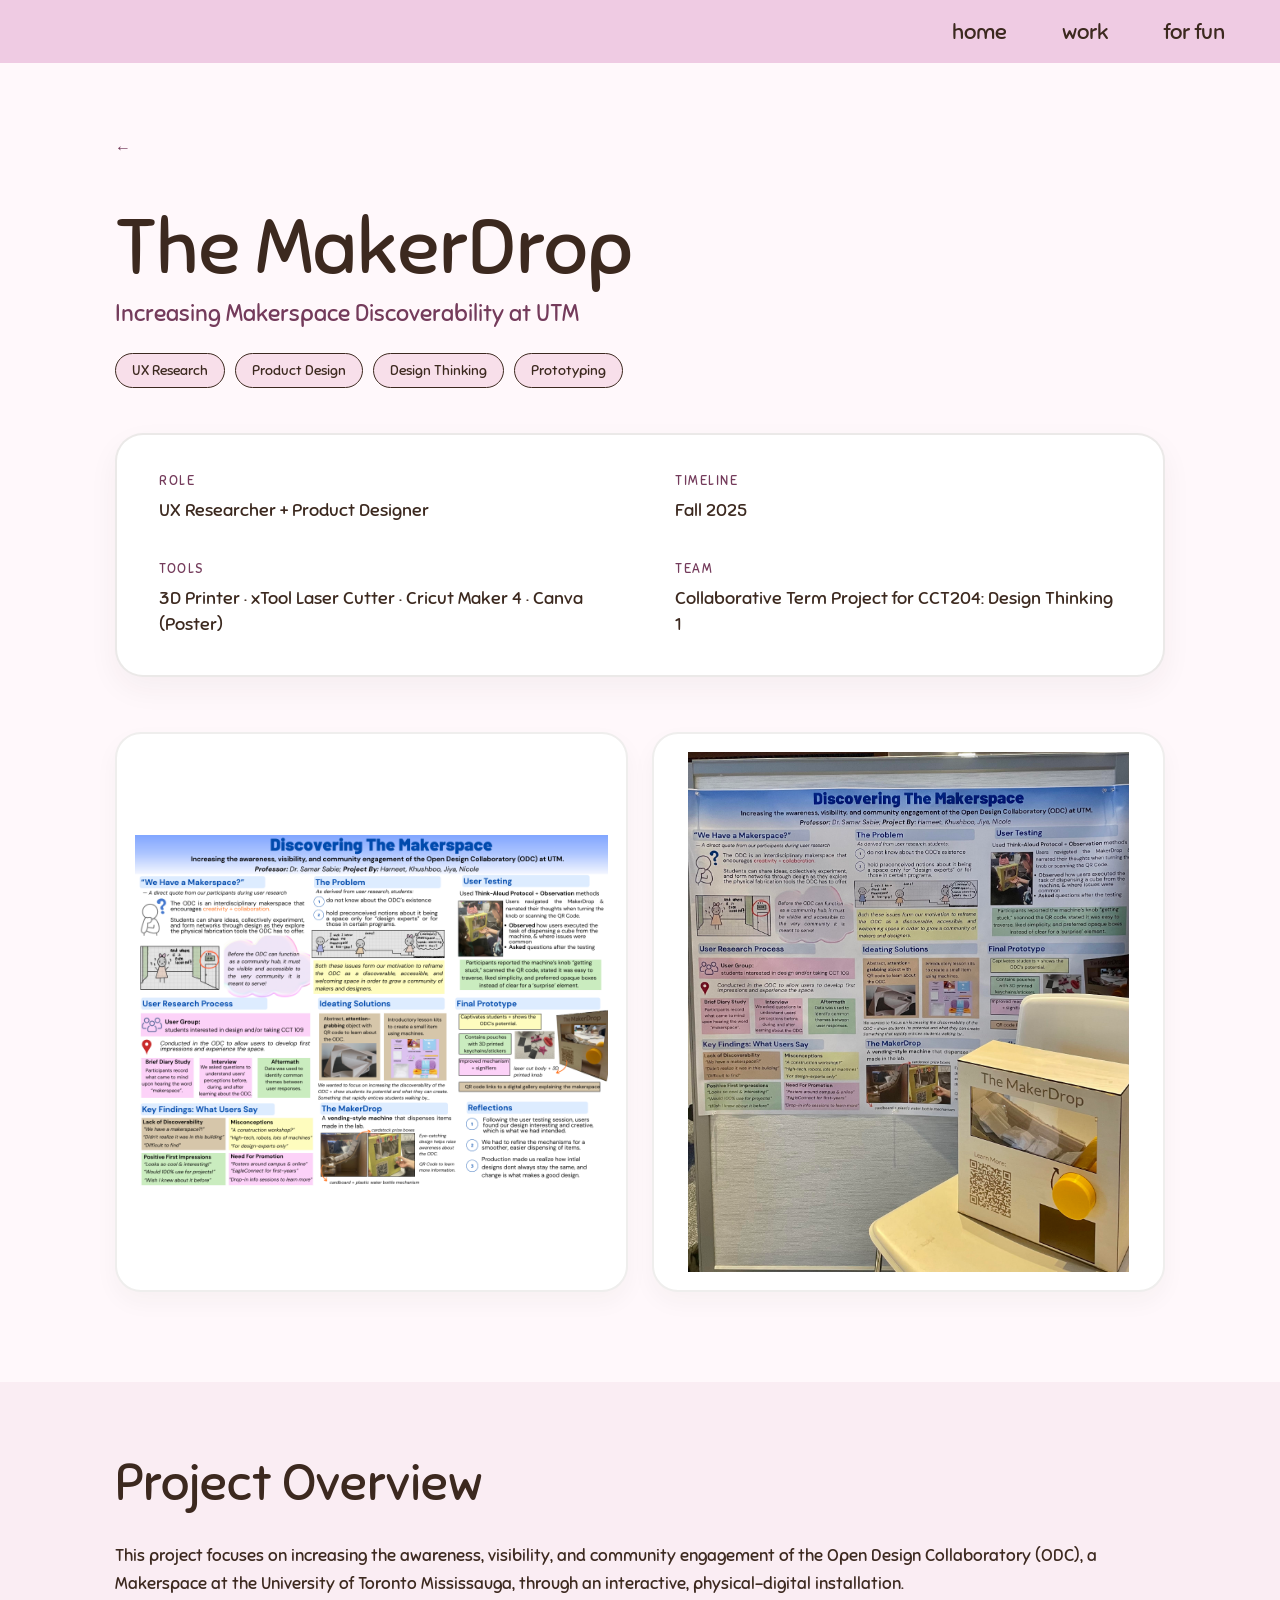
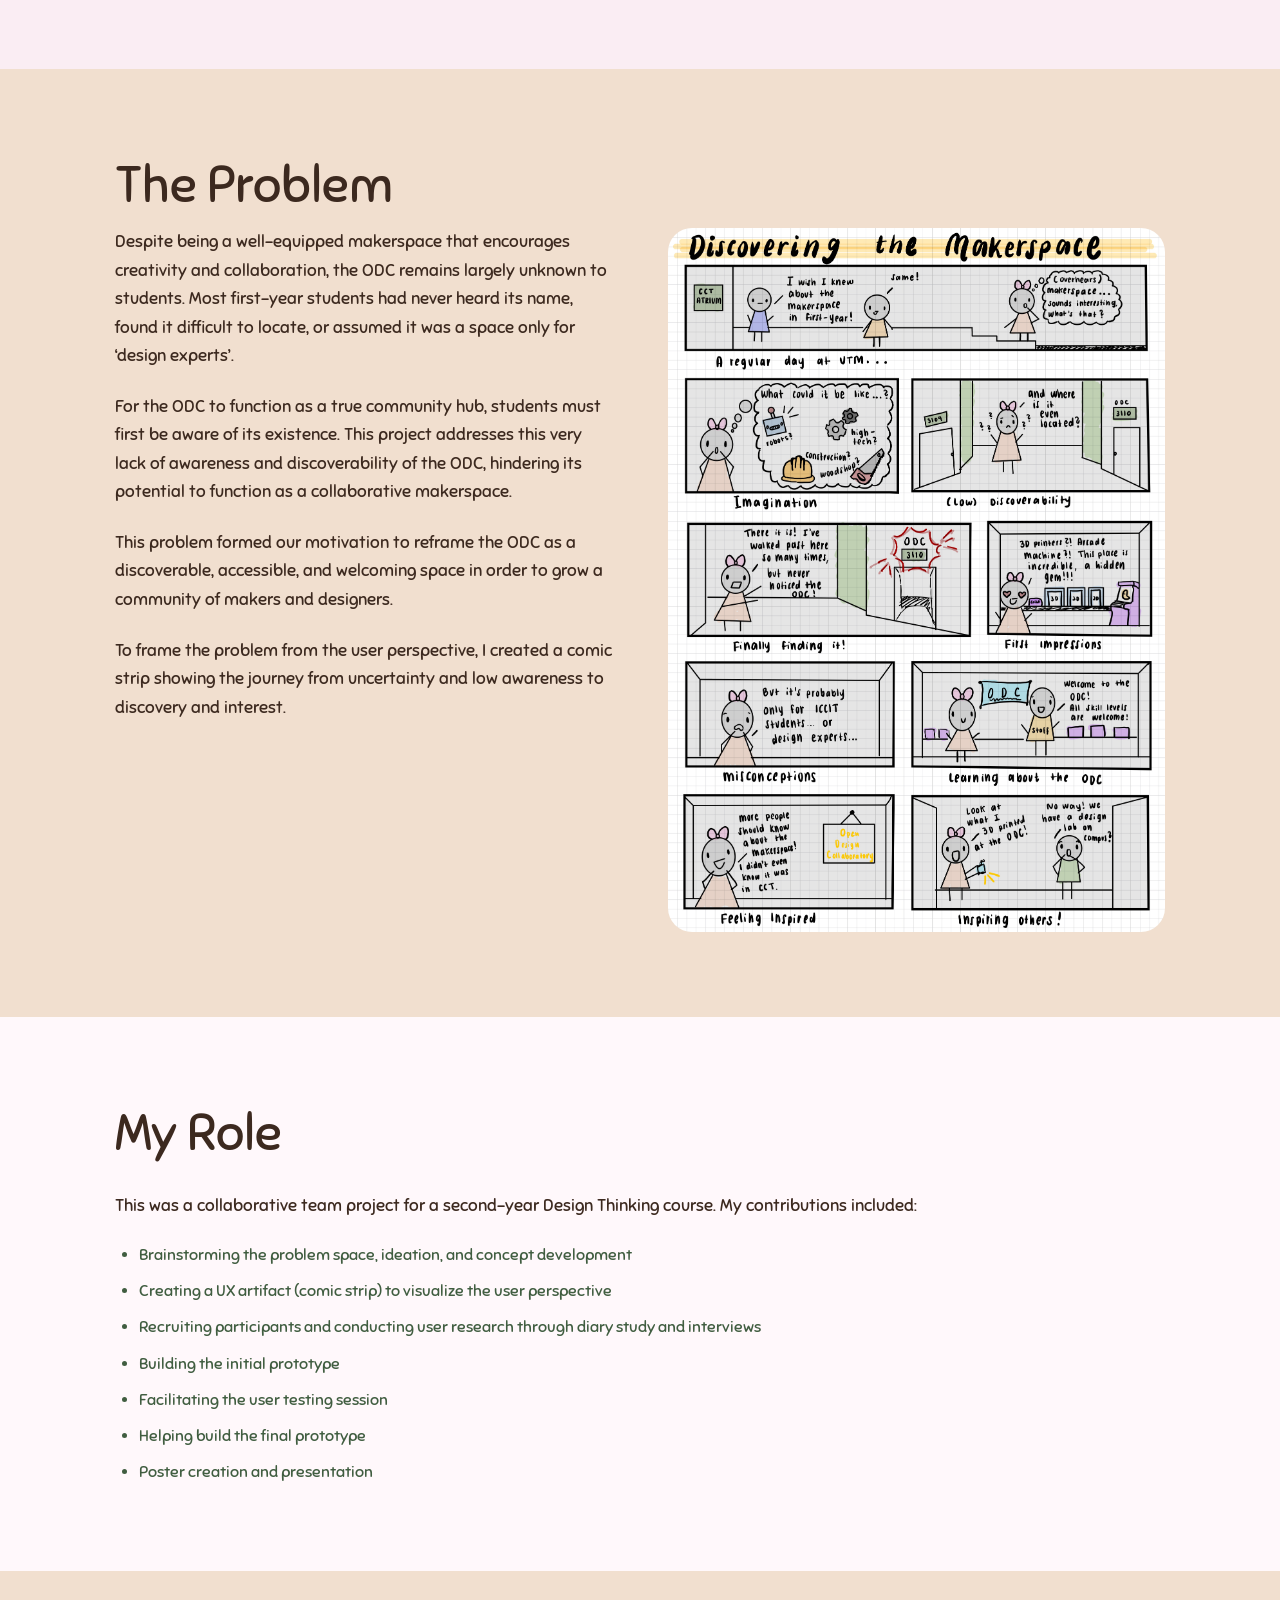
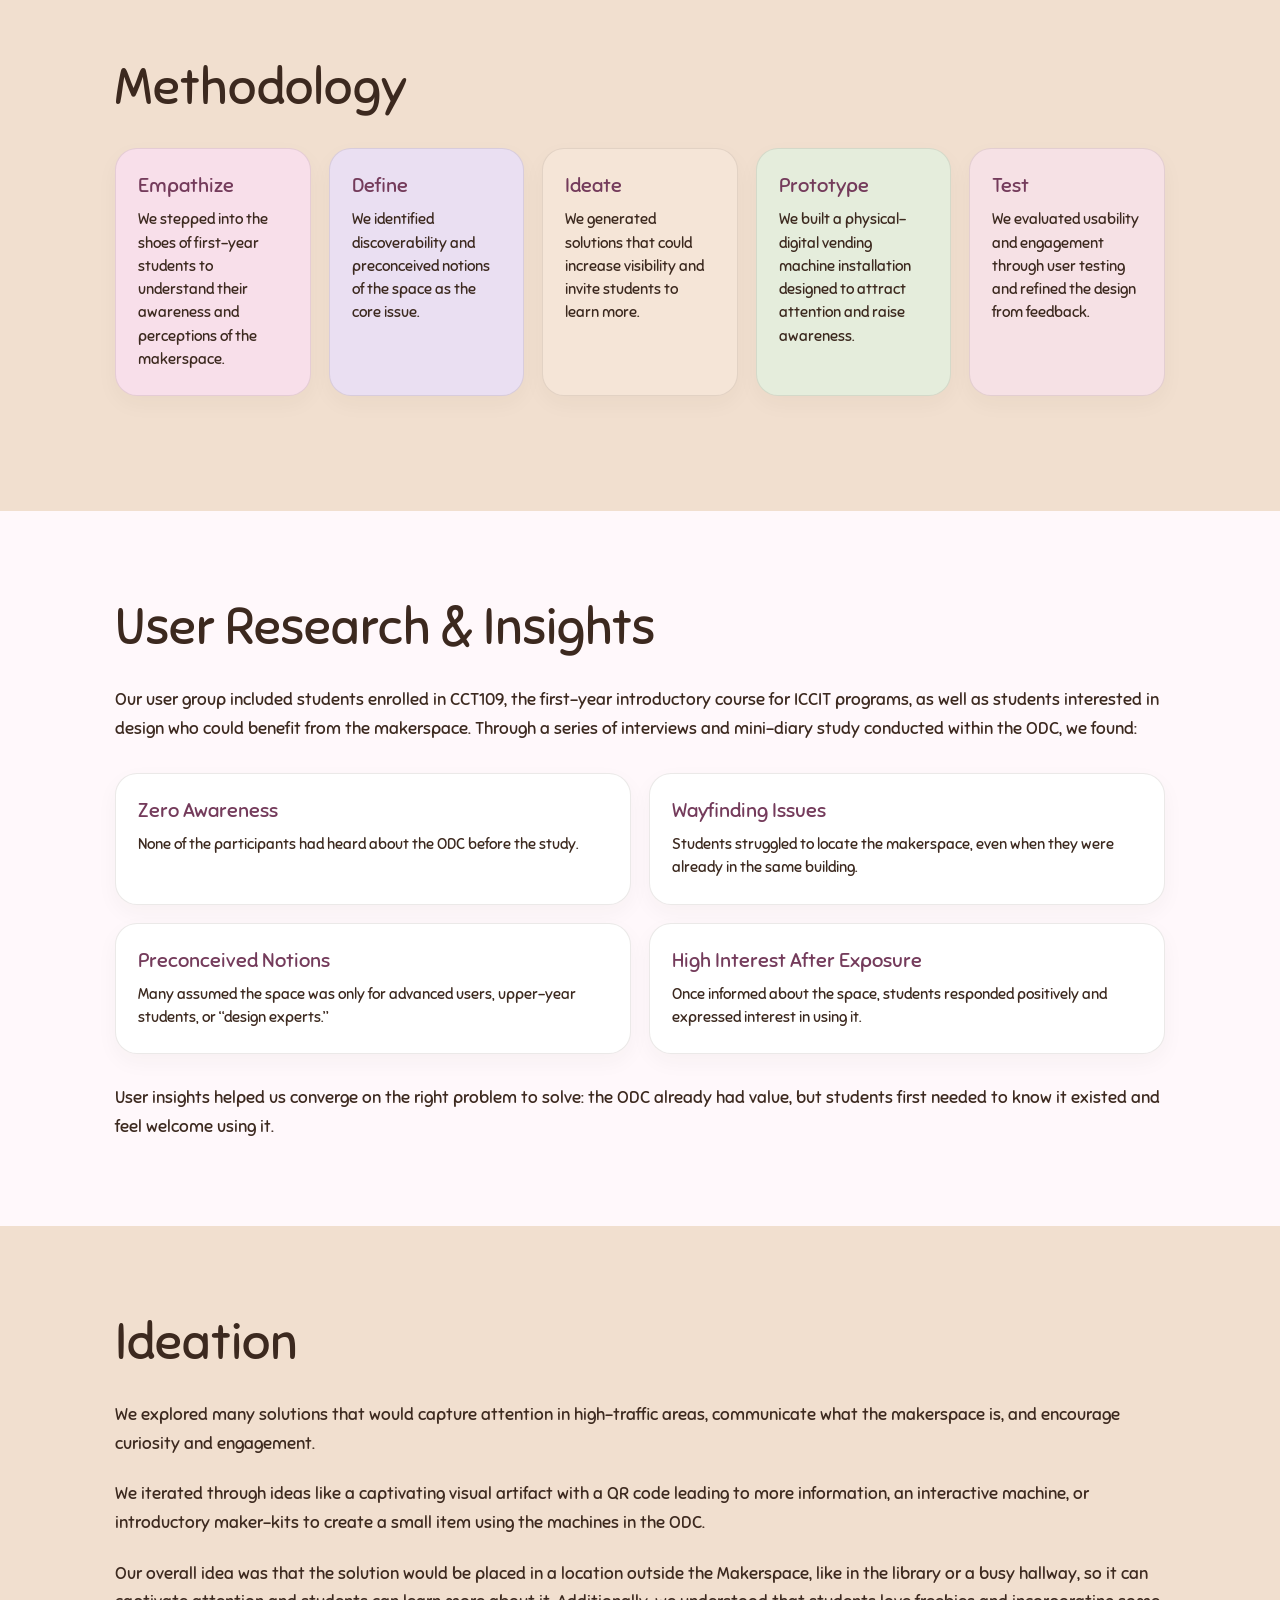
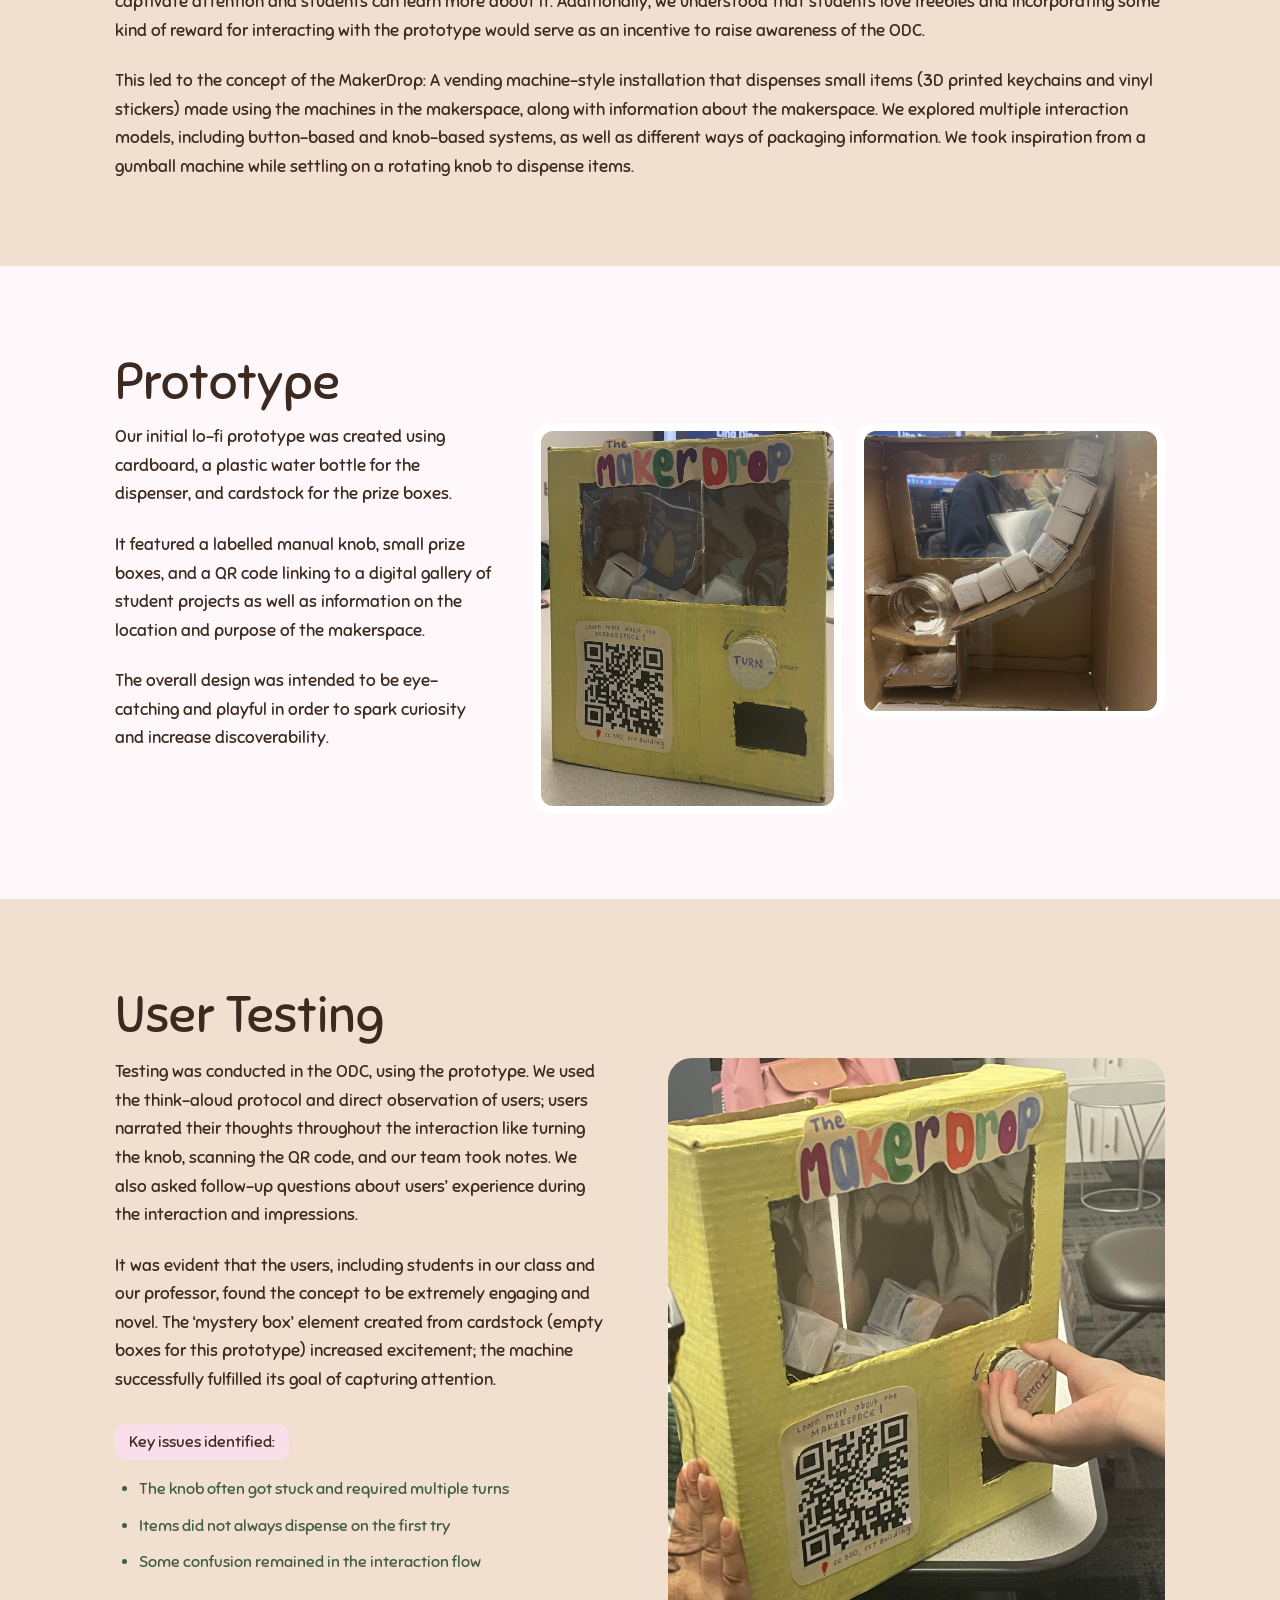
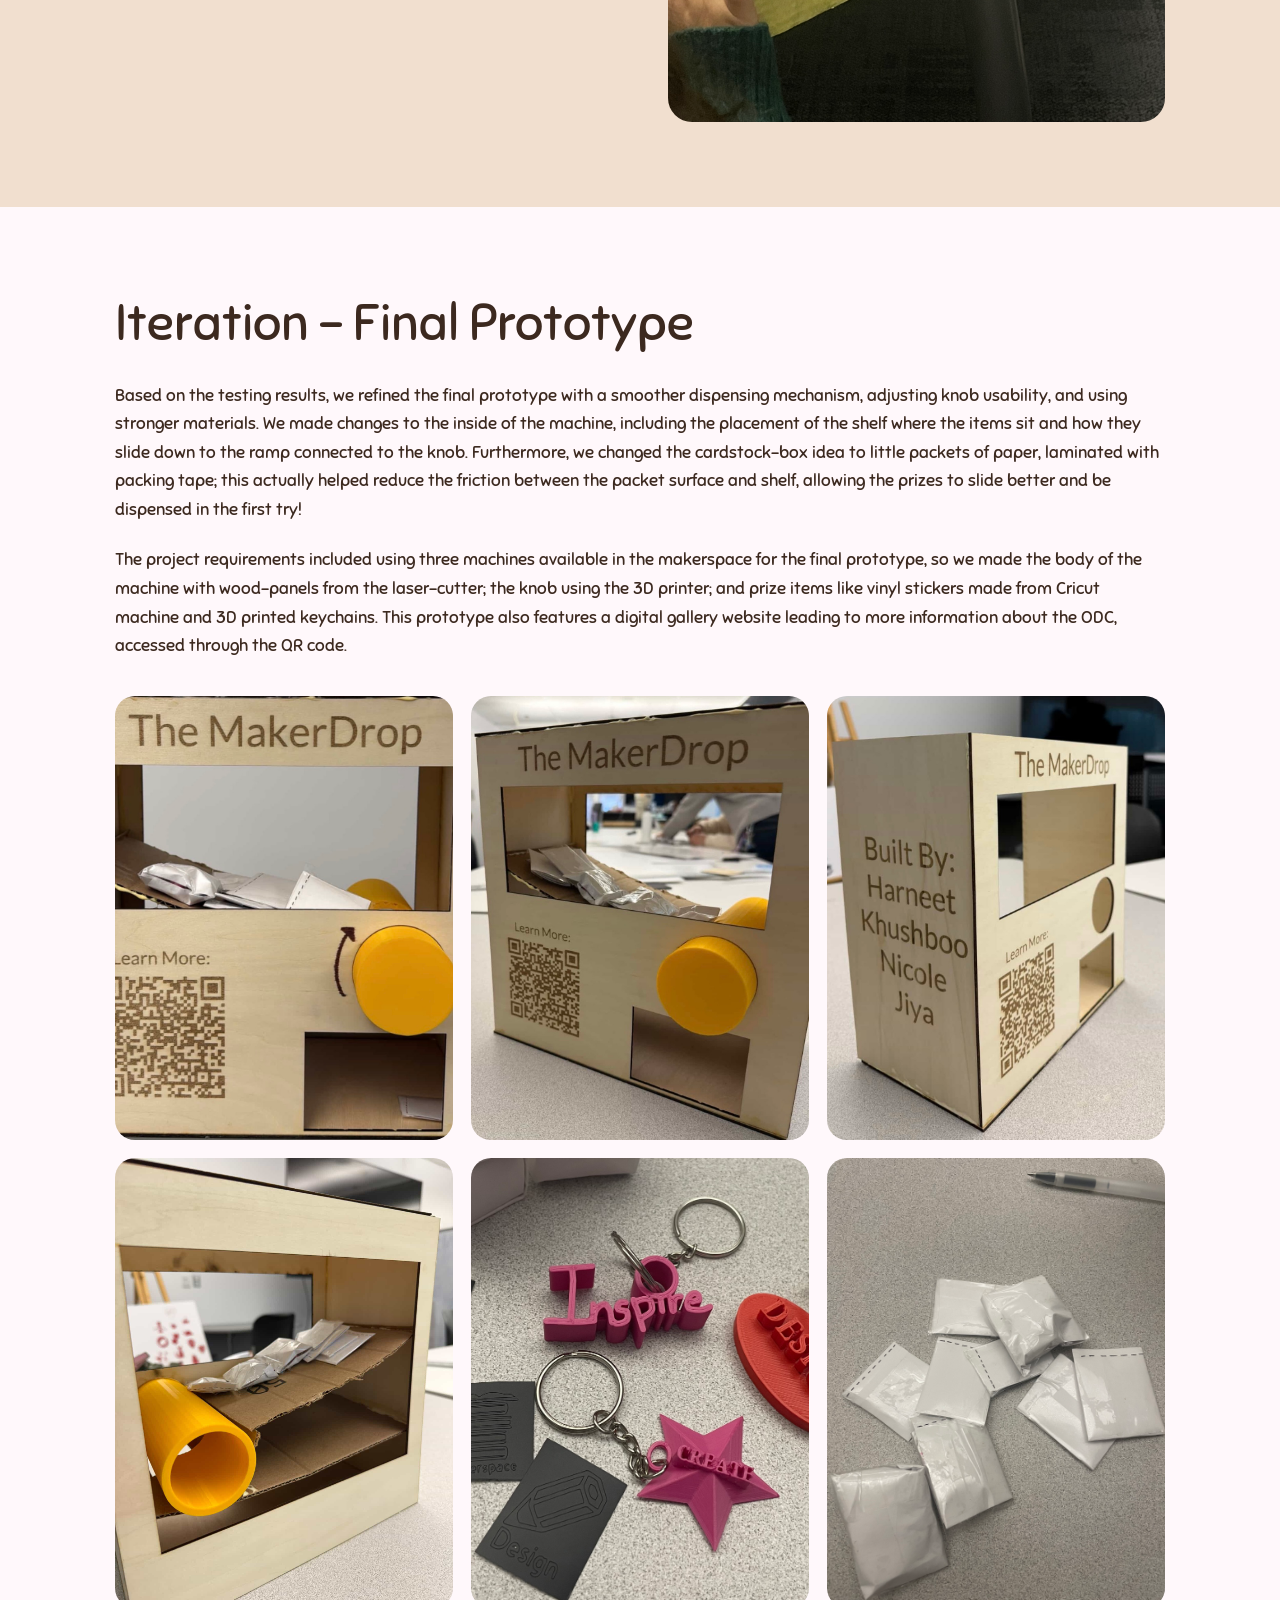
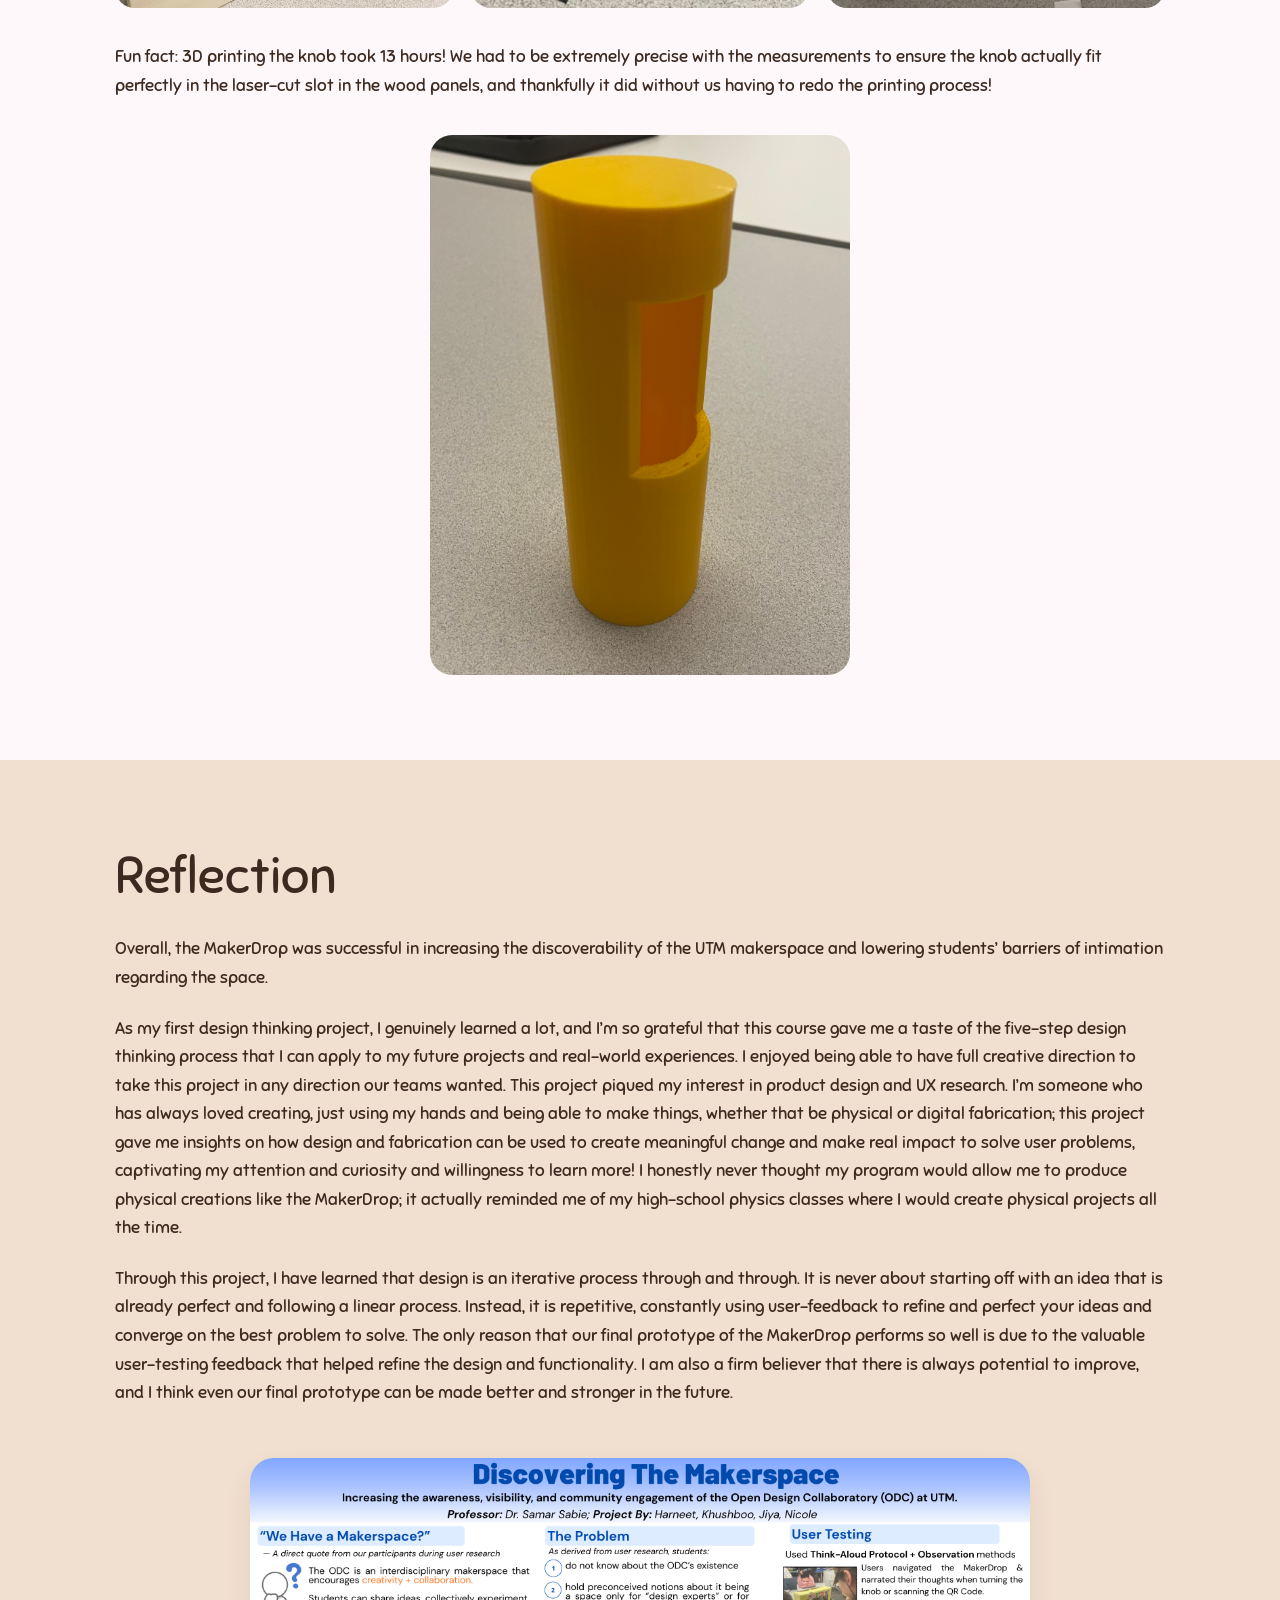
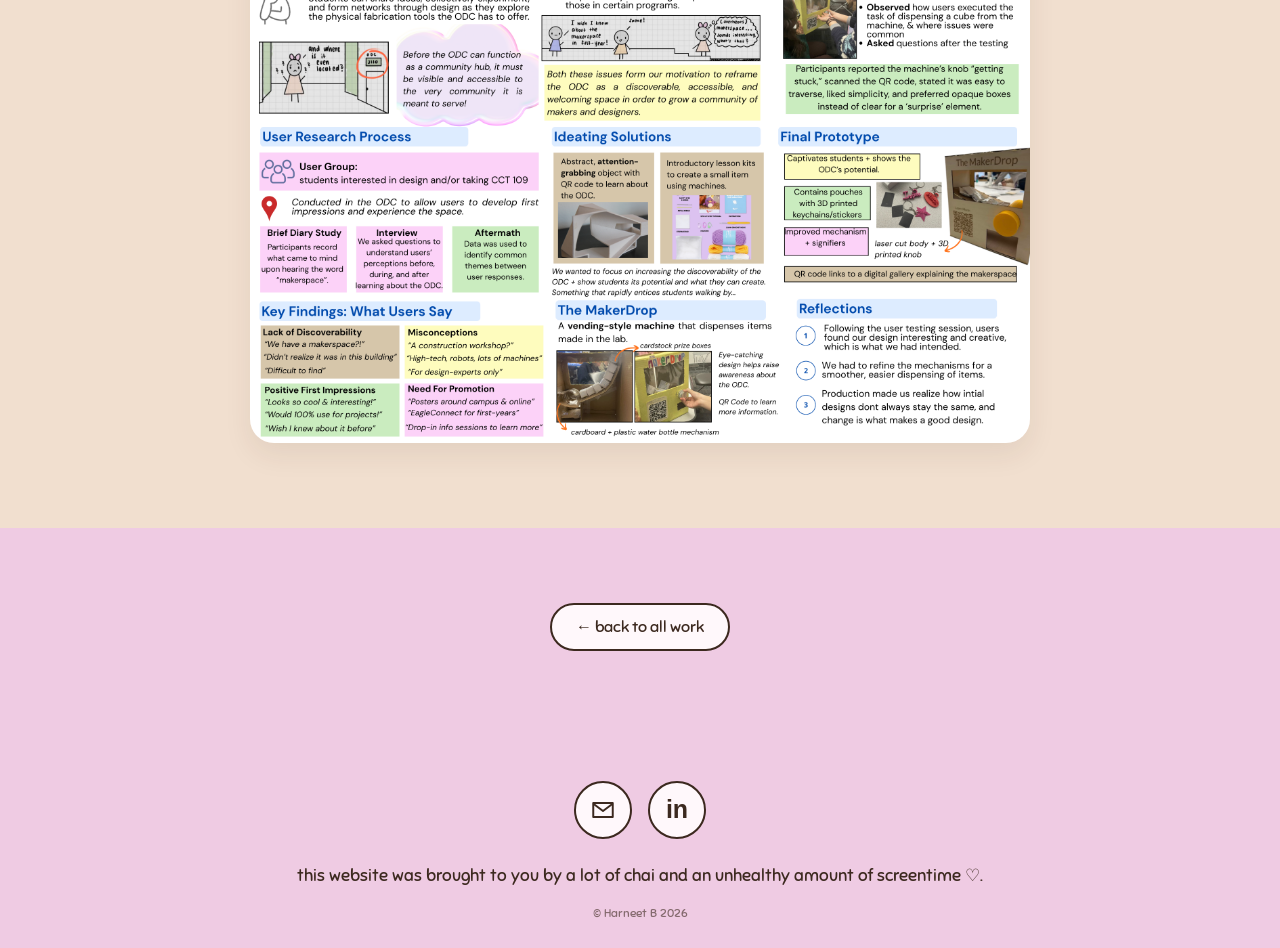
<file: makerdrop.html>
<!DOCTYPE html>

<html lang="en">

<head>

    <meta charset="UTF-8">

    <meta
        name="viewport"
        content="width=device-width, initial-scale=1.0"
    >

    <title>MakerDrop - Harneet</title>


    <!-- Shared styles -->
    <link rel="stylesheet" href="style.css">


    <!-- MakerDrop styles -->
    <link rel="stylesheet" href="makerdrop.css">


    <!-- Google Fonts -->
    <link rel="preconnect" href="https://fonts.googleapis.com">

    <link
        rel="preconnect"
        href="https://fonts.gstatic.com"
        crossorigin
    >

    <link
        href="https://fonts.googleapis.com/css2?family=Borel&family=Sniglet:wght@400;800&display=swap"
        rel="stylesheet"
    >

</head>


<body>


    <!-- ========================================
         NAVIGATION
         ======================================== -->

    <nav class="navbar">

        <ul class="nav-links">

            <li>
                <a href="index.html">
                    home
                </a>
            </li>

            <li>
                <a href="portfolio.html">
                    work
                </a>
            </li>

            <li>
                <a href="creative-corner.html">
                    for fun
                </a>
            </li>

        </ul>

    </nav>



    <main class="maker-page">


        <!-- ========================================
             PROJECT HERO
             ======================================== -->

        <section class="project-hero">


            <a
                href="portfolio.html"
                class="back-link"
            >
                ←
            </a>


            <h1>
                The MakerDrop
            </h1>


            <p class="project-subtitle">
                Increasing Makerspace Discoverability at UTM
            </p>



            <!-- =================================
                 SKILLS
                 ================================= -->

            <div class="skill-tags">

                <span>
                    UX Research
                </span>

                <span>
                    Product Design
                </span>

                <span>
                    Design Thinking
                </span>

                <span>
                    Prototyping
                </span>

            </div>



            <!-- =================================
                 SUMMARY
                 ================================= -->

            <div class="project-summary-card">


                <div class="summary-item">

                    <p class="summary-label">
                        ROLE
                    </p>

                    <p class="summary-value">
                        UX Researcher +
                        Product Designer
                    </p>

                </div>



                <div class="summary-item">

                    <p class="summary-label">
                        TIMELINE
                    </p>

                    <p class="summary-value">
                        Fall 2025
                    </p>

                </div>



                <div class="summary-item">

                    <p class="summary-label">
                        TOOLS
                    </p>

                    <p class="summary-value">
                        3D Printer · xTool Laser Cutter · Cricut Maker 4 · Canva (Poster)
                    </p>

                </div>



                <div class="summary-item">

                    <p class="summary-label">
                        TEAM
                    </p>

                    <p class="summary-value">
                        Collaborative Term Project for CCT204: Design Thinking 1
                    </p>

                </div>


            </div>



            <!-- =================================
                 HERO IMAGES
                 ================================= -->

            <div class="hero-gallery">


                <div class="hero-image">

                    <img
                        src="Assets/makerdrop1.png"
                        alt="MakerDrop final project poster"
                    >

                </div>



                <div class="hero-image">

                    <img
                        src="Assets/makerdropcover.jpg"
                        alt="Final MakerDrop prototype"
                    >

                </div>


            </div>


        </section>



        <!-- ========================================
             PROJECT OVERVIEW
             ======================================== -->

        <section class="case-section overview-section">

            <h2>
                Project Overview
            </h2>

            <p>
                This project focuses on increasing the awareness, visibility, and community engagement of the Open Design Collaboratory (ODC), a Makerspace at the University of Toronto Mississauga, through an interactive, physical-digital installation.
            </p>

        </section>



        <!-- ========================================
             THE PROBLEM
             ======================================== -->

        <section class="case-section soft-section problem-section compact-heading">

            <h2>
                The Problem
            </h2>


            <div class="case-row">


                <div class="case-text">

                    <p>
                        Despite being a well-equipped makerspace that encourages creativity and collaboration, the ODC remains largely unknown to students. Most first-year students had never heard its name, found it difficult to locate, or assumed it was a space only for ‘design experts’.
                    </p>

                    <p>
                        For the ODC to function as a true community hub, students must first be aware of its existence. This project addresses this very lack of awareness and discoverability of the ODC, hindering its potential to function as a collaborative makerspace.
                    </p>

                    <p>
                        This problem formed our motivation to reframe the ODC as a discoverable, accessible, and welcoming space in order to grow a community of makers and designers.
                    </p>

                    <p>
                        To frame the problem from the user perspective, I created a comic strip showing the journey from uncertainty and low awareness to discovery and interest.
                    </p>

                </div>


                <div class="case-visual">

                    <img
                        src="Assets/comicstrip.JPG"
                        alt="Comic strip showing the user journey of discovering the makerspace"
                    >

                </div>


            </div>


        </section>



        <!-- ========================================
             MY ROLE
             ======================================== -->

        <section class="case-section">

            <h2>
                My Role
            </h2>

            <p>
                This was a collaborative team project for a second-year Design Thinking course. My contributions included:
            </p>


            <ul class="case-list">

                <li>
                    Brainstorming the problem space, ideation, and concept development
                </li>

                <li>
                    Creating a UX artifact (comic strip) to visualize the user perspective
                </li>

                <li>
                    Recruiting participants and conducting user research through diary study and interviews
                </li>

                <li>
                    Building the initial prototype
                </li>

                <li>
                    Facilitating the user testing session
                </li>

                <li>
                    Helping build the final prototype
                </li>

                <li>
                    Poster creation and presentation
                </li>

            </ul>

        </section>



        <!-- ========================================
             METHODOLOGY
             ======================================== -->

        <section class="case-section soft-section methodology-section">

            <h2>
                Methodology
            </h2>


            <div class="case-cards methodology-cards">


                <div class="case-card">

                    <h3>
                        Empathize
                    </h3>

                    <p>
                        We stepped into the shoes of first-year students to understand their awareness and perceptions of the makerspace.
                    </p>

                </div>



                <div class="case-card">

                    <h3>
                        Define
                    </h3>

                    <p>
                        We identified discoverability and preconceived notions of the space as the core issue.
                    </p>

                </div>



                <div class="case-card">

                    <h3>
                        Ideate
                    </h3>

                    <p>
                        We generated solutions that could increase visibility and invite students to learn more.
                    </p>

                </div>



                <div class="case-card">

                    <h3>
                        Prototype
                    </h3>

                    <p>
                        We built a physical-digital vending machine installation designed to attract attention and raise awareness.
                    </p>

                </div>



                <div class="case-card">

                    <h3>
                        Test
                    </h3>

                    <p>
                        We evaluated usability and engagement through user testing and refined the design from feedback.
                    </p>

                </div>


            </div>


        </section>



        <!-- ========================================
             USER RESEARCH + INSIGHTS
             ======================================== -->

        <section class="case-section">

            <h2>
                User Research &amp; Insights
            </h2>


            <p>
                Our user group included students enrolled in CCT109, the first-year introductory course for ICCIT programs, as well as students interested in design who could benefit from the makerspace. Through a series of interviews and mini-diary study conducted within the ODC, we found:
            </p>



            <div class="case-cards insight-cards">


                <div class="case-card">

                    <h3>
                        Zero Awareness
                    </h3>

                    <p>
                        None of the participants had heard about the ODC before the study.
                    </p>

                </div>



                <div class="case-card">

                    <h3>
                        Wayfinding Issues
                    </h3>

                    <p>
                        Students struggled to locate the makerspace, even when they were already in the same building.
                    </p>

                </div>



                <div class="case-card">

                    <h3>
                        Preconceived Notions
                    </h3>

                    <p>
                        Many assumed the space was only for advanced users, upper-year students, or “design experts.”
                    </p>

                </div>



                <div class="case-card">

                    <h3>
                        High Interest After Exposure
                    </h3>

                    <p>
                        Once informed about the space, students responded positively and expressed interest in using it.
                    </p>

                </div>


            </div>


            <p>
                User insights helped us converge on the right problem to solve: the ODC already had value, but students first needed to know it existed and feel welcome using it.
            </p>


        </section>



        <!-- ========================================
             IDEATION
             ======================================== -->

        <section class="case-section soft-section">

            <h2>
                Ideation
            </h2>

            <p>
                We explored many solutions that would capture attention in high-traffic areas, communicate what the makerspace is, and encourage curiosity and engagement.
            </p>

            <p>
                We iterated through ideas like a captivating visual artifact with a QR code leading to more information, an interactive machine, or introductory maker-kits to create a small item using the machines in the ODC.
            </p>

            <p>
                Our overall idea was that the solution would be placed in a location outside the Makerspace, like in the library or a busy hallway, so it can captivate attention and students can learn more about it. Additionally, we understood that students love freebies and incorporating some kind of reward for interacting with the prototype would serve as an incentive to raise awareness of the ODC.
            </p>

            <p>
                This led to the concept of the MakerDrop:

                A vending machine-style installation that dispenses small items (3D printed keychains and vinyl stickers) made using the machines in the makerspace, along with information about the makerspace.

                We explored multiple interaction models, including button-based and knob-based systems, as well as different ways of packaging information. We took inspiration from a gumball machine while settling on a rotating knob to dispense items.
            </p>

        </section>



        <!-- ========================================
             PROTOTYPE
             ======================================== -->

        <section class="case-section prototype-section compact-heading">

            <h2>
                Prototype
            </h2>


            <div class="case-row">


                <div class="case-text">

                    <p>
                        Our initial lo-fi prototype was created using cardboard, a plastic water bottle for the dispenser, and cardstock for the prize boxes.
                    </p>

                    <p>
                        It featured a labelled manual knob, small prize boxes, and a QR code linking to a digital gallery of student projects as well as information on the location and purpose of the makerspace.
                    </p>

                    <p>
                        The overall design was intended to be eye-catching and playful in order to spark curiosity and increase discoverability.
                    </p>

                </div>


                <div class="case-visual">

                    <div class="case-gallery contain">

                        <img
                            src="Assets/proto1.jpeg"
                            alt="Front view of the lo-fi cardboard MakerDrop prototype"
                        >

                        <img
                            src="Assets/proto2.jpeg"
                            alt="Interior mechanism of the lo-fi cardboard MakerDrop prototype"
                        >

                    </div>

                </div>


            </div>


        </section>



        <!-- ========================================
             USER TESTING
             ======================================== -->

        <section class="case-section soft-section user-testing-section compact-heading">

            <h2>
                User Testing
            </h2>


            <div class="case-row">


                <div class="case-text">

                    <p>
                        Testing was conducted in the ODC, using the prototype. We used the think-aloud protocol and direct observation of users; users narrated their thoughts throughout the interaction like turning the knob, scanning the QR code, and our team took notes. We also asked follow-up questions about users’ experience during the interaction and impressions.
                    </p>

                    <p>
                        It was evident that the users, including students in our class and our professor, found the concept to be extremely engaging and novel. The ‘mystery box’ element created from cardstock (empty boxes for this prototype) increased excitement; the machine successfully fulfilled its goal of capturing attention.
                    </p>


                    <div class="key-issues-label">
                        Key issues identified:
                    </div>


                    <ul class="case-list key-issues-list">

                        <li>
                            The knob often got stuck and required multiple turns
                        </li>

                        <li>
                            Items did not always dispense on the first try
                        </li>

                        <li>
                            Some confusion remained in the interaction flow
                        </li>

                    </ul>

                </div>


                <div class="case-visual">

                    <img
                        src="Assets/test1.jpeg"
                        alt="User interacting with the MakerDrop during testing"
                    >

                </div>


            </div>


        </section>



        <!-- ========================================
             ITERATION + FINAL PROTOTYPE
             ======================================== -->

        <section class="case-section">

            <h2>
                Iteration – Final Prototype
            </h2>

            <p>
                Based on the testing results, we refined the final prototype with a smoother dispensing mechanism, adjusting knob usability, and using stronger materials. We made changes to the inside of the machine, including the placement of the shelf where the items sit and how they slide down to the ramp connected to the knob. Furthermore, we changed the cardstock-box idea to little packets of paper, laminated with packing tape; this actually helped reduce the friction between the packet surface and shelf, allowing the prizes to slide better and be dispensed in the first try!
            </p>

            <p>
                The project requirements included using three machines available in the makerspace for the final prototype, so we made the body of the machine with wood-panels from the laser-cutter; the knob using the 3D printer; and prize items like vinyl stickers made from Cricut machine and 3D printed keychains. This prototype also features a digital gallery website leading to more information about the ODC, accessed through the QR code.
            </p>



            <div class="case-gallery final-gallery">

                <img
                    src="Assets/final1.jpg"
                    alt="Final MakerDrop prototype front view"
                >

                <img
                    src="Assets/final2.jpg"
                    alt="Final MakerDrop prototype side view"
                >

                <img
                    src="Assets/final3.jpg"
                    alt="Final MakerDrop prototype detail"
                >

                <img
                    src="Assets/final4.JPG"
                    alt="Final MakerDrop prototype in use"
                >

                <img
                    src="Assets/prizes.jpeg"
                    alt="Prize items created for the MakerDrop"
                >

                <img
                    src="Assets/tape.jpeg"
                    alt="Laminated prize packets used in the final prototype"
                >

            </div>


            <p>
                Fun fact: 3D printing the knob took 13 hours! We had to be extremely precise with the measurements to ensure the knob actually fit perfectly in the laser-cut slot in the wood panels, and thankfully it did without us having to redo the printing process!
            </p>


            <img
                src="Assets/knob.jpeg"
                alt="Close-up of the 3D printed knob"
                class="case-img"
            >

        </section>



        <!-- ========================================
             REFLECTION
             ======================================== -->

        <section class="case-section soft-section reflection-section">

            <h2>
                Reflection
            </h2>


            <p>
                Overall, the MakerDrop was successful in increasing the discoverability of the UTM makerspace and lowering students’ barriers of intimation regarding the space.
            </p>

            <p>
                As my first design thinking project, I genuinely learned a lot, and I’m so grateful that this course gave me a taste of the five-step design thinking process that I can apply to my future projects and real-world experiences. I enjoyed being able to have full creative direction to take this project in any direction our teams wanted. This project piqued my interest in product design and UX research. I’m someone who has always loved creating, just using my hands and being able to make things, whether that be physical or digital fabrication; this project gave me insights on how design and fabrication can be used to create meaningful change and make real impact to solve user problems, captivating my attention and curiosity and willingness to learn more! I honestly never thought my program would allow me to produce physical creations like the MakerDrop; it actually reminded me of my high-school physics classes where I would create physical projects all the time.
            </p>

            <p>
                Through this project, I have learned that design is an iterative process through and through. It is never about starting off with an idea that is already perfect and following a linear process. Instead, it is repetitive, constantly using user-feedback to refine and perfect your ideas and converge on the best problem to solve. The only reason that our final prototype of the MakerDrop performs so well is due to the valuable user-testing feedback that helped refine the design and functionality. I am also a firm believer that there is always potential to improve, and I think even our final prototype can be made better and stronger in the future.
            </p>



            <!-- Final reflection image -->

            <div class="reflection-final-image">

                <img
                    src="Assets/makerdrop1.png"
                    alt="Final MakerDrop vending machine"
                >

            </div>


        </section>



        <!-- ========================================
             BOTTOM NAVIGATION
             ======================================== -->

        <section class="project-footer-nav">

            <a
                href="portfolio.html"
                class="back-to-work-button"
            >
                ← back to all work
            </a>

        </section>


    </main>



    <!-- ========================================
         FOOTER
         ======================================== -->
<footer class="site-footer">

    <div class="footer-socials">

        <!-- EMAIL -->
        <a
            href="https://mail.google.com/mail/?view=cm&fs=1&to=harneettb@gmail.com"
            class="social-button"
            target="_blank"
            rel="noopener noreferrer"
            aria-label="Send me an email"
        >
            <svg
                viewBox="0 0 24 24"
                aria-hidden="true"
            >
                <path
                    d="M3 5.5h18v13H3z"
                    fill="none"
                    stroke="currentColor"
                    stroke-width="1.8"
                    stroke-linejoin="round"
                />

                <path
                    d="M4 7l8 6 8-6"
                    fill="none"
                    stroke="currentColor"
                    stroke-width="1.8"
                    stroke-linecap="round"
                    stroke-linejoin="round"
                />
            </svg>
        </a>


        <!-- LINKEDIN -->
        <a
            href="https://www.linkedin.com/in/harneetb/"
            class="social-button"
            target="_blank"
            rel="noopener noreferrer"
            aria-label="Visit my LinkedIn"
        >
            <span class="linkedin-icon">
                in
            </span>
        </a>

    </div>


    <p class="footer-note">
        this website was brought to you by a lot of chai and an unhealthy amount of screentime ♡.
    </p>


    <p class="footer-copyright">
        © Harneet B 2026
    </p>

</footer>


</body>

</html>
</file>
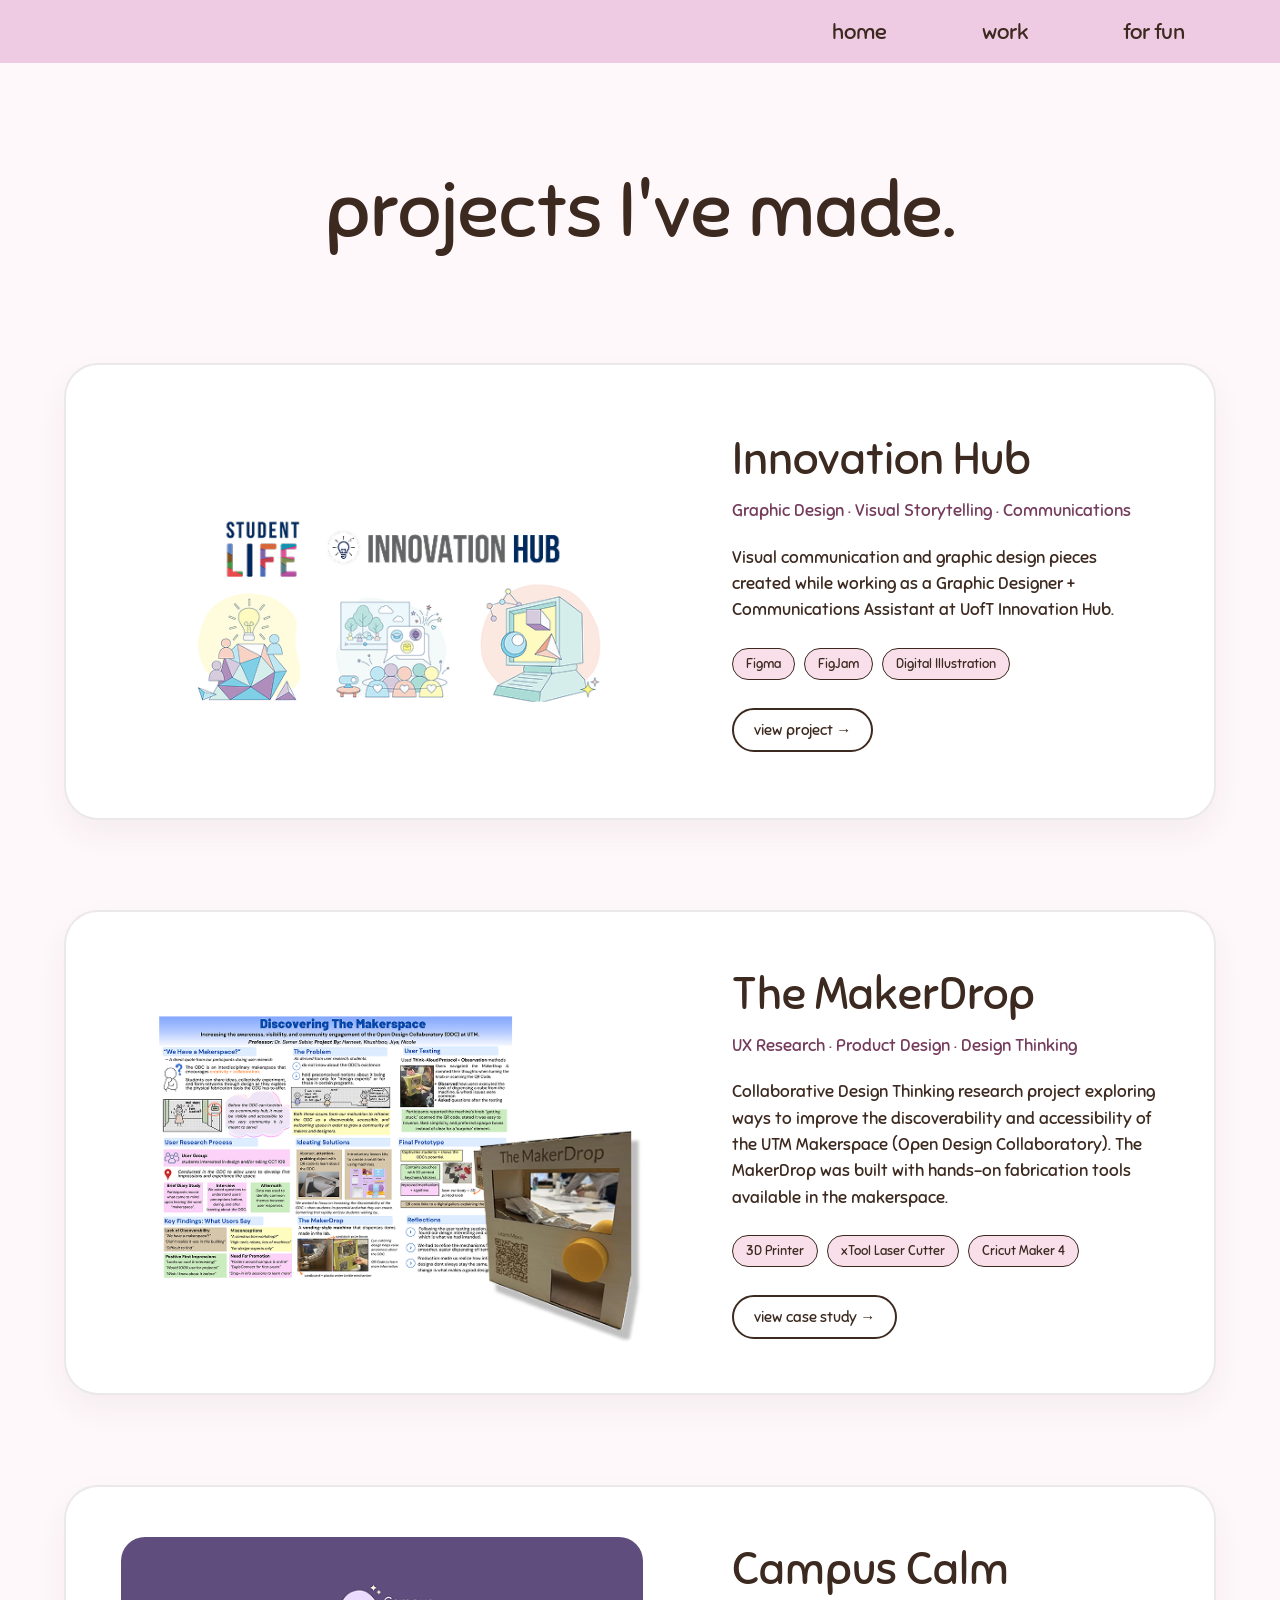
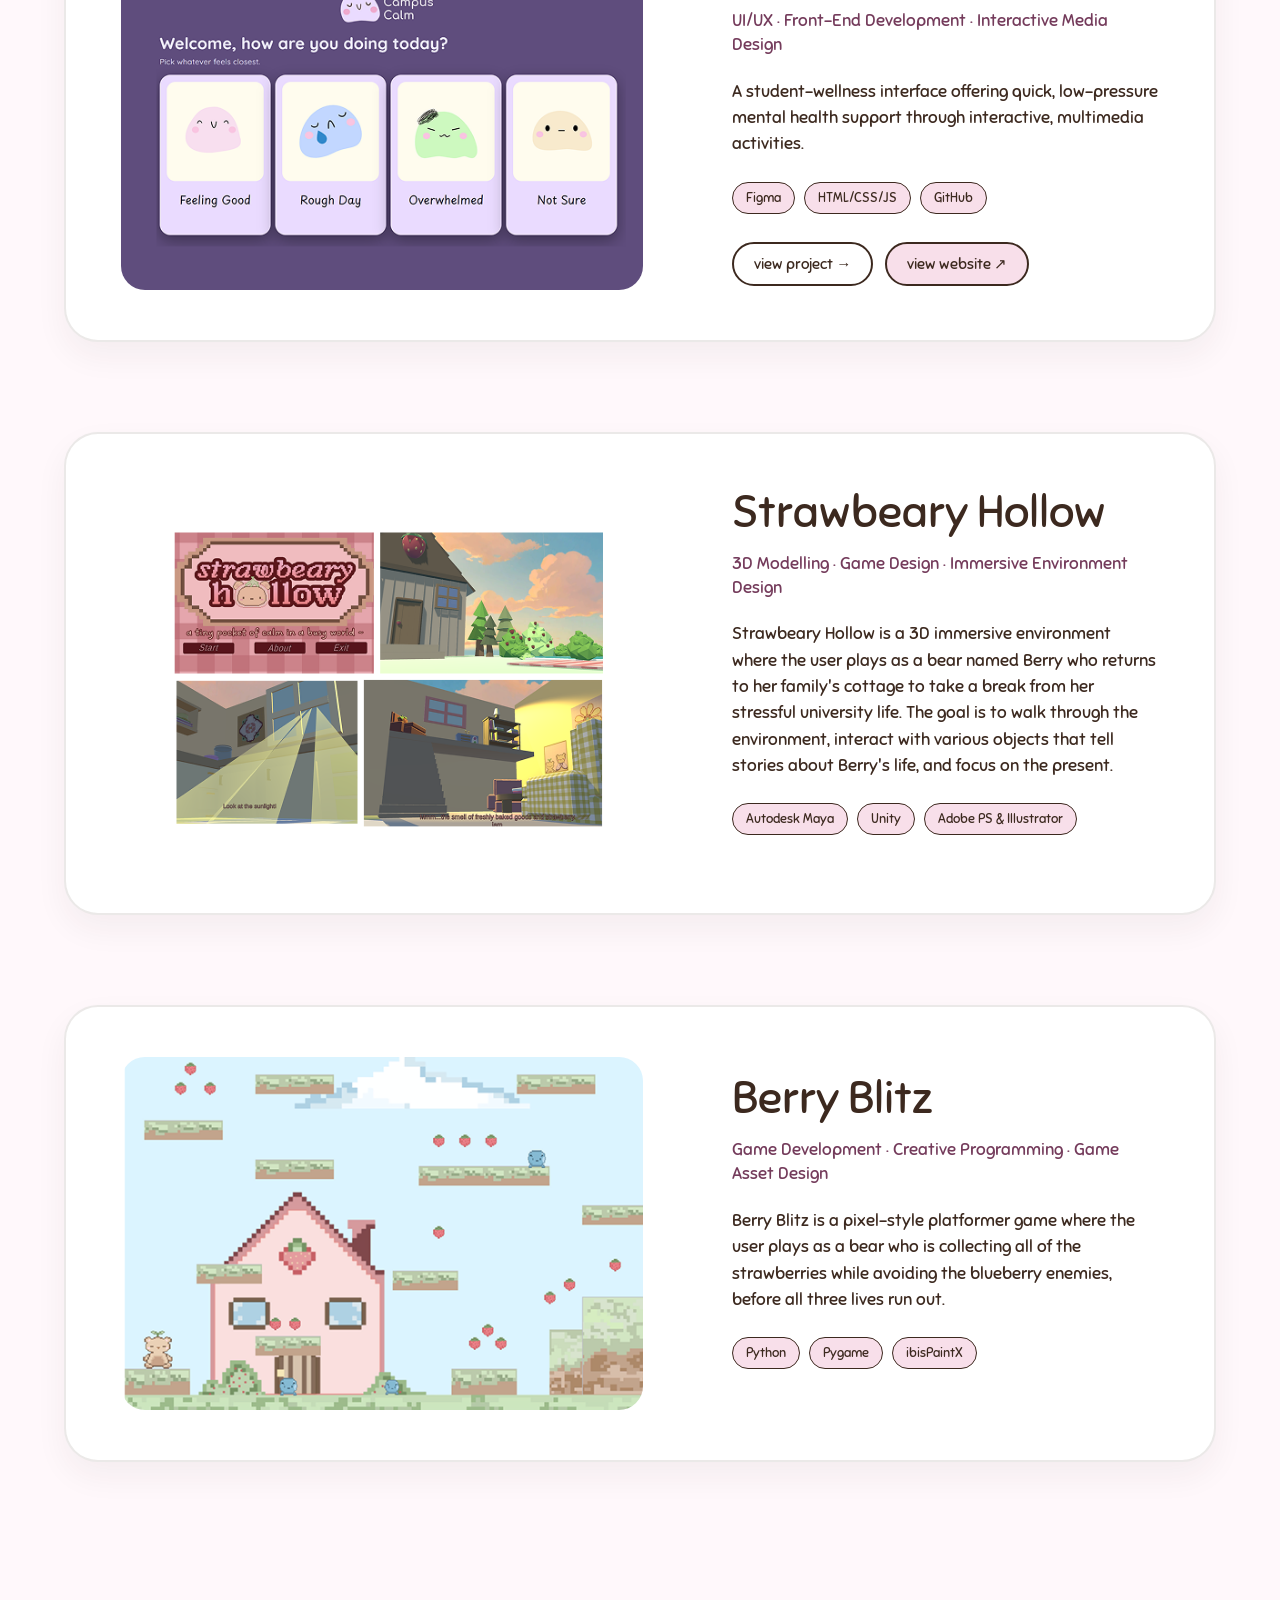
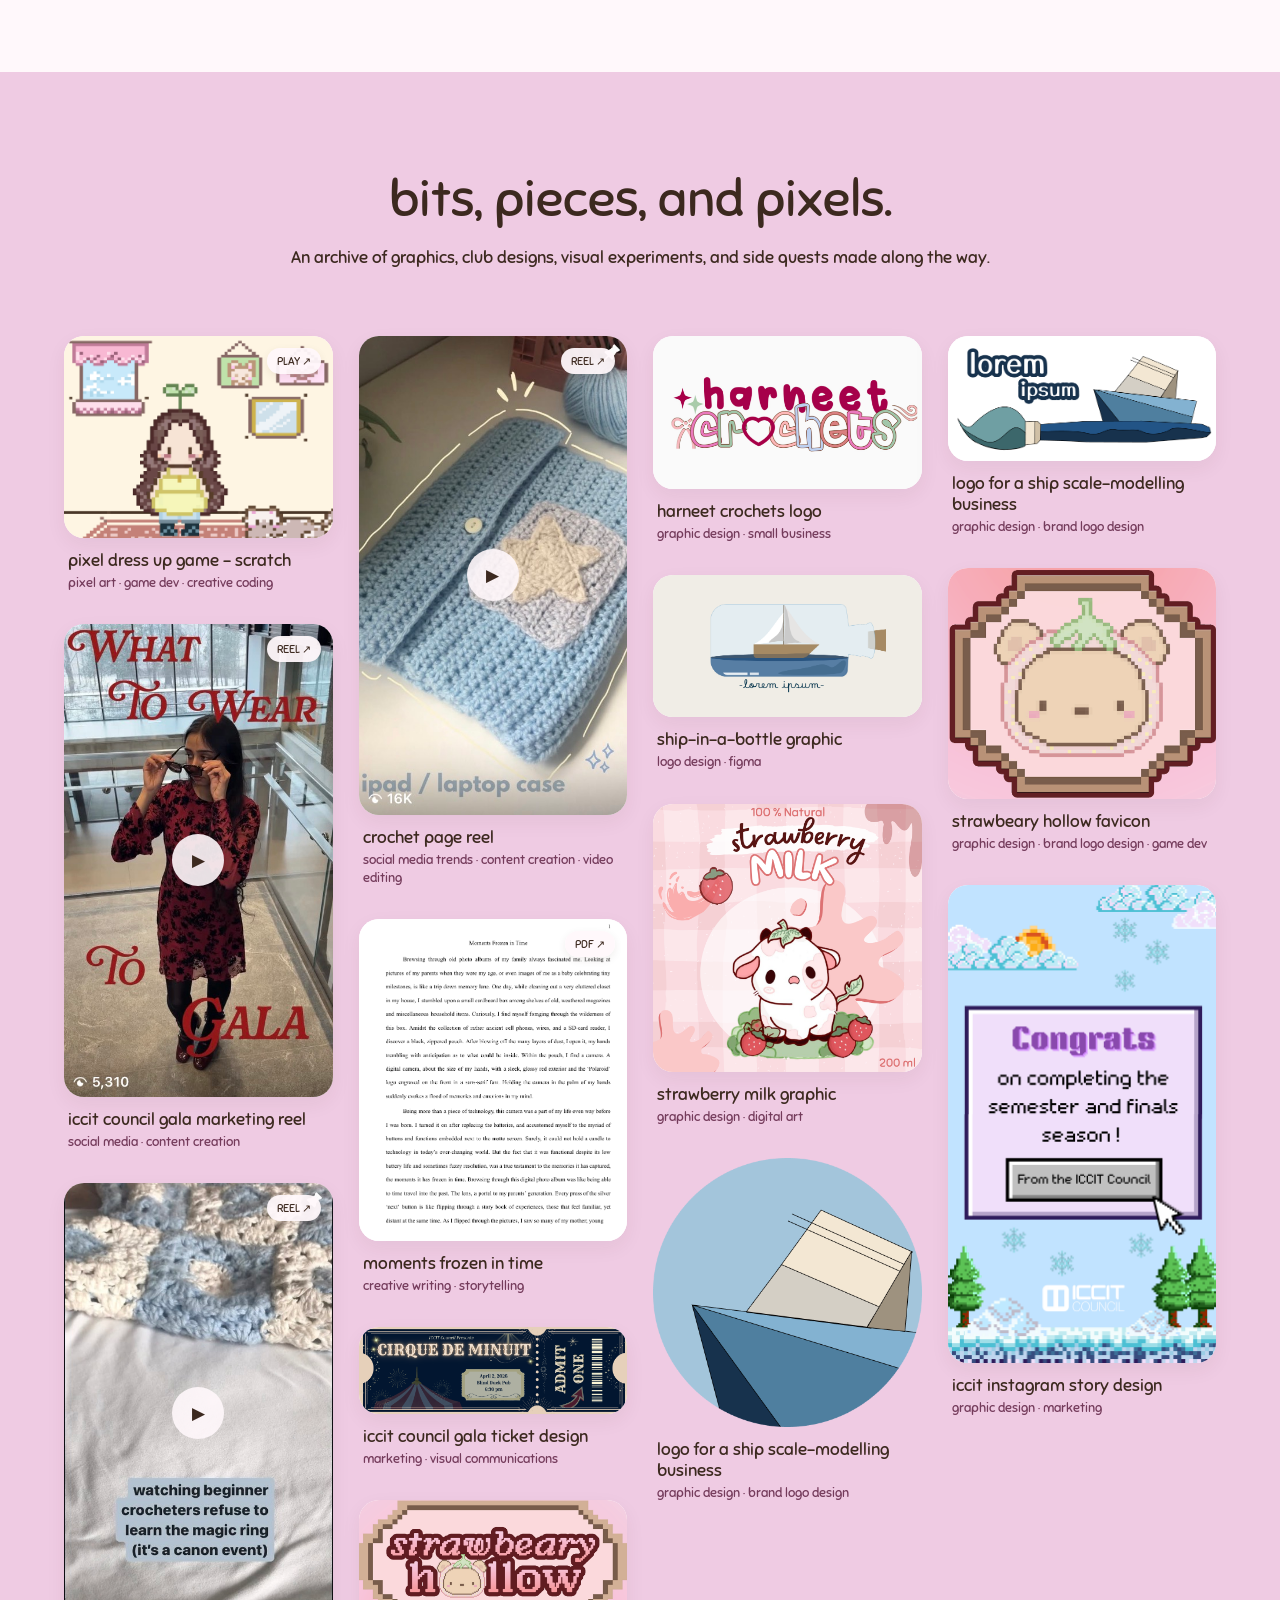
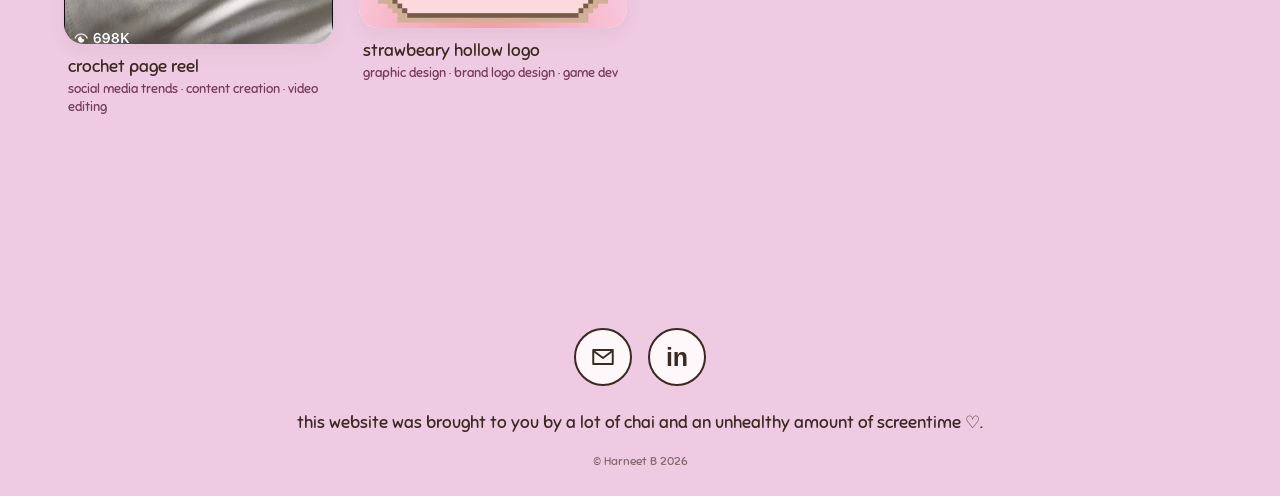
<file: portfolio.html>
<!DOCTYPE html>

<html lang="en">

<head>

    <meta charset="UTF-8">

    <meta
        name="viewport"
        content="width=device-width, initial-scale=1.0"
    >

    <title>Harneet - Work</title>


    <!-- Shared styles -->
    <link rel="stylesheet" href="style.css">


    <!-- Work page styles -->
    <link rel="stylesheet" href="work.css">


    <!-- Google Fonts -->
    <link rel="preconnect" href="https://fonts.googleapis.com">

    <link
        rel="preconnect"
        href="https://fonts.gstatic.com"
        crossorigin
    >

    <link
        href="https://fonts.googleapis.com/css2?family=Borel&family=Sniglet:wght@400;800&display=swap"
        rel="stylesheet"
    >

</head>


<body>


    <!-- ========================================
         NAVIGATION
         ======================================== -->

    <nav class="navbar">

        <ul class="nav-links">

            <li>
                <a href="index.html">
                    home
                </a>
            </li>

            <li>
                <a href="portfolio.html">
                    work
                </a>
            </li>

            <li>
                <a href="creative-corner.html">
                    for fun
                </a>
            </li>

        </ul>

    </nav>



    <main>


        <!-- ========================================
             WORK INTRO
             ======================================== -->

        <section class="work-hero">

            <h1>
                projects I've made.
            </h1>

        </section>



        <!-- ========================================
             MAIN PROJECTS
             ======================================== -->

        <section class="selected-work">


            <!-- =================================
                 INNOVATION HUB
                 ================================= -->

            <article class="project-row">

                <div
                    class="project-visual project-collage"
                    data-project="innovation-hub"
                >

                    <img
                        src="Assets/projects/workpreview3.png"
                        alt="Innovation Hub graphic design work preview"
                    >

                </div>


                <div class="project-copy">

                    <h2>
                        Innovation Hub
                    </h2>

                    <p class="project-type">
                        Graphic Design · Visual Storytelling · Communications
                    </p>

                    <p class="project-summary">
                        Visual communication and graphic design pieces created
                        while working as a Graphic Designer + Communications
                        Assistant at UofT Innovation Hub.
                    </p>


                    <div class="project-tools">

                        <span>Figma</span>

                        <span>FigJam</span>

                        <span>Digital Illustration</span>

                    </div>


                    <a
                        href="ihub.html"
                        class="project-button"
                    >
                        view project →
                    </a>

                </div>

            </article>



            <!-- =================================
                 MAKERDROP
                 ================================= -->

            <article class="project-row">

                <div
                    class="project-visual project-collage"
                    data-project="makerdrop"
                >

                    <img
                        src="Assets/projects/workpreview2.png"
                        alt="MakerDrop project preview"
                    >

                </div>


                <div class="project-copy">

                    <h2>
                        The MakerDrop
                    </h2>

                    <p class="project-type">
                        UX Research · Product Design · Design Thinking
                    </p>

                    <p class="project-summary">
                        Collaborative Design Thinking research project exploring ways
                        to improve the discoverability and accessibility
                        of the UTM Makerspace (Open Design Collaboratory). The MakerDrop was
                        built with hands-on fabrication tools available in the makerspace.
                    </p>


                    <div class="project-tools">

                        <span>3D Printer</span>

                        <span>xTool Laser Cutter</span>

                        <span>Cricut Maker 4</span>

                    </div>


                    <a
                        href="makerdrop.html"
                        class="project-button"
                    >
                        view case study →
                    </a>

                </div>

            </article>



            <!-- =================================
                 CAMPUS CALM
                 ================================= -->

            <article class="project-row">

                <div
                    class="project-visual project-collage"
                    data-project="campus-calm"
                >

                    <img
                        src="Assets/projects/workpreview1.png"
                        alt="Campus Calm project preview"
                    >

                </div>


                <div class="project-copy">

                    <h2>
                        Campus Calm
                    </h2>

                    <p class="project-type">
                        UI/UX · Front-End Development · Interactive Media Design
                    </p>

                    <p class="project-summary">
                        A student-wellness interface offering quick,
                        low-pressure mental health support through
                        interactive, multimedia activities.
                    </p>


                    <div class="project-tools">

                        <span>Figma</span>

                        <span>HTML/CSS/JS</span>

                        <span>GitHub</span>

                    </div>


                    <div class="project-actions">

                        <a
                            href="campuscalm.html"
                            class="project-button"
                        >
                            view project →
                        </a>


                        <a
                            href="https://h4rneet.github.io/campuscalm/"
                            class="project-button project-button-secondary"
                            target="_blank"
                            rel="noopener noreferrer"
                        >
                            view website ↗
                        </a>

                    </div>

                </div>

            </article>



            <!-- =================================
                 STRAWBEARY HOLLOW
                 ================================= -->

            <article class="project-row">

                <div
                    class="project-visual project-collage"
                    data-project="immersive-game"
                >

                    <img
                        src="Assets/projects/strawbeary.png"
                        alt="Strawbeary Hollow 3D immersive environment preview"
                    >

                </div>


                <div class="project-copy">

                    <h2>
                        Strawbeary Hollow
                    </h2>

                    <p class="project-type">
                        3D Modelling · Game Design · Immersive Environment Design
                    </p>

                    <p class="project-summary">
                        Strawbeary Hollow is a 3D immersive environment where
                        the user plays as a bear named Berry who returns to her
                        family's cottage to take a break from her stressful
                        university life. The goal is to walk through the
                        environment, interact with various objects that tell
                        stories about Berry's life, and focus on the present.
                    </p>


                    <div class="project-tools">

                        <span>Autodesk Maya</span>

                        <span>Unity</span>

                        <span>Adobe PS &amp; Illustrator</span>

                    </div>

                </div>

            </article>



            <!-- =================================
                 BERRY BLITZ
                 ================================= -->

            <article class="project-row">

                <div
                    class="project-visual project-collage"
                    data-project="pygame"
                >

                    <img
                        src="Assets/projects/berryblitz.png"
                        alt="Berry Blitz game preview"
                    >

                </div>


                <div class="project-copy">

                    <h2>
                        Berry Blitz
                    </h2>

                    <p class="project-type">
                        Game Development · Creative Programming · Game Asset Design
                    </p>

                    <p class="project-summary">
                        Berry Blitz is a pixel-style platformer game where
                        the user plays as a bear who is collecting all of
                        the strawberries while avoiding the blueberry enemies,
                        before all three lives run out.
                    </p>


                    <div class="project-tools">

                        <span>Python</span>

                        <span>Pygame</span>

                        <span>ibisPaintX</span>

                    </div>

                </div>

            </article>


        </section>



        <!-- ========================================
             BITS, PIECES, AND PIXELS
             ======================================== -->

        <section class="design-archive">


            <div class="archive-heading">

                <h2>
                    bits, pieces, and pixels.
                </h2>

                <p class="archive-description">
                    An archive of graphics, club designs, visual experiments, and side quests made along the way.
                </p>

            </div>



            <!-- =================================
                 MASONRY ARCHIVE
                 ================================= -->

            <div class="archive-masonry">



                <!-- =================================
                     STATIC GRAPHIC
                     ================================= -->

                <article class="archive-item">

    <a
        href="https://scratch.mit.edu/projects/1198848026"
        class="archive-media archive-link"
        target="_blank"
        rel="noopener noreferrer"
    >

        <img
            src="Assets/projects/random1.png"
            alt="Pixel dress-up game made in Scratch"
        >

        <span class="archive-badge">
            PLAY ↗
        </span>

    </a>


    <div class="archive-caption">

        <h3>
            pixel dress up game - scratch
        </h3>

        <p>
            pixel art · game dev · creative coding
        </p>

    </div>

</article>


                <!-- =================================
                     INSTAGRAM REEL

                     Replace href with Reel URL.
                     Replace placeholder with a Reel
                     cover image / screenshot.
                     ================================= -->

                <article class="archive-item">

                    <a
                        href="https://www.instagram.com/reel/DWWmz7jDWGb/?utm_source=ig_web_button_share_sheet"
                        class="archive-media archive-link"
                        target="_blank"
                        rel="noopener noreferrer"
                    >

                        <img
                         src="Assets/projects/random11.jpg"
                         alt="reel">


                        <span class="archive-badge">
                            REEL ↗
                        </span>


                        <span class="reel-play">
                            ▶
                        </span>

                    </a>


                    <div class="archive-caption">

                        <h3>
                            iccit council gala marketing reel
                        </h3>

                        <p>
                            social media · content creation 
                        </p>

                    </div>

                </article>

                <article class="archive-item">

                    <a
                        href="https://www.instagram.com/reel/Cu5xfsAuJde/?utm_source=ig_web_button_share_sheet"
                        class="archive-media archive-link"
                        target="_blank"
                        rel="noopener noreferrer"
                    >

                        <img
                         src="Assets/projects/random15.jpg"
                         alt="reel">


                        <span class="archive-badge">
                            REEL ↗
                        </span>


                        <span class="reel-play">
                            ▶
                        </span>

                    </a>


                    <div class="archive-caption">

                        <h3>
                            crochet page reel 
                        </h3>

                        <p>
                            social media trends · content creation · video editing 
                        </p>

                    </div>

                </article>

                <article class="archive-item">

                    <a
                        href="https://www.instagram.com/reel/Cv0Rnj0tC9E/?utm_source=ig_web_button_share_sheet"
                        class="archive-media archive-link"
                        target="_blank"
                        rel="noopener noreferrer"
                    >

                        <img
                         src="Assets/projects/random16.jpg"
                         alt="reel">


                        <span class="archive-badge">
                            REEL ↗
                        </span>


                        <span class="reel-play">
                            ▶
                        </span>

                    </a>


                    <div class="archive-caption">

                        <h3>
                            crochet page reel 
                        </h3>

                        <p>
                            social media trends · content creation · video editing 
                        </p>

                    </div>

                </article>





                <!-- =================================
                     WRITING / PDF

                     The thumbnail can be a screenshot
                     of the first page.

                     NO target="_blank" means the PDF
                     opens in the same browser tab.
                     ================================= -->

                <article class="archive-item">

                    <a
                        href="Assets/projects/Moments Frozen in Time.pdf"
                        class="archive-media archive-link"
                    >

                        <img
                         src="Assets/projects/random17.png"
                         alt="essay">


                        <span class="archive-badge">
                            PDF ↗
                        </span>

                    </a>


                    <div class="archive-caption">

                        <h3>
                            moments frozen in time 
                        </h3>

                        <p>
                            creative writing · storytelling
                        </p>

                    </div>

                </article>



                <!-- =================================
                     CLUB DESIGN
                     ================================= -->

                <article class="archive-item">

                    <div class="archive-media">

                        <img
                         src="Assets/projects/random3.png"
                         alt="graphic">

                    </div>


                    <div class="archive-caption">

                        <h3>
                            iccit council gala ticket design
                        </h3>

                        <p>
                            marketing · visual communications
                        </p>

                    </div>

                </article>



                <!-- =================================
                     LANDSCAPE GRAPHIC
                     ================================= -->

                <article class="archive-item">

                    <div class="archive-media">

                        <img
                         src="Assets/projects/random8.png"
                         alt="logo">

                    </div>


                    <div class="archive-caption">

                        <h3>
                            strawbeary hollow logo
                        </h3>

                        <p>
                            graphic design · brand logo design · game dev
                        </p>

                    </div>

                </article>



            


                <!-- =================================
                     VISUAL EXPERIMENT
                     ================================= -->

                <article class="archive-item">

                    <div class="archive-media">

                        <img
                         src="Assets/projects/random2.png"
                         alt="logo">

                    </div>


                    <div class="archive-caption">

                        <h3>
                            harneet crochets logo
                        </h3>

                        <p>
                            graphic design · small business 
                        </p>

                    </div>

                </article>



                <!-- =================================
                     TALL POSTER
                     ================================= -->

                <article class="archive-item">

                    <div class="archive-media">

                        <img
                         src="Assets/projects/random5.png"
                         alt="logo">

                    </div>


                    <div class="archive-caption">

                        <h3>
                            ship-in-a-bottle graphic 
                        </h3>

                        <p>
                            logo design · figma 
                        </p>

                    </div>

                </article>



                <!-- =================================
                     ANOTHER GRAPHIC
                     ================================= -->

                <article class="archive-item">

                    <div class="archive-media">

                        <img
                         src="Assets/projects/random4.png"
                         alt="logo">

                    </div>


                    <div class="archive-caption">

                        <h3>
                            strawberry milk graphic
                        </h3>

                        <p>
                            graphic design · digital art
                        </p>

                    </div>

                </article>

                <article class="archive-item">

    <div class="archive-media transparent-media">

        <img
            src="Assets/projects/random6.png"
            alt="Logo for a ship scale-modelling business"
        >

    </div>


    <div class="archive-caption">

        <h3>
            logo for a ship scale-modelling business
        </h3>

        <p>
            graphic design · brand logo design
        </p>

    </div>

</article>

                <article class="archive-item">

                    <div class="archive-media">

                        <img
                         src="Assets/projects/random7.png"
                         alt="logo">

                    </div>


                    <div class="archive-caption">

                        <h3>
                            logo for a ship scale-modelling business
                        </h3>

                        <p>
                            graphic design · brand logo design 
                        </p>

                    </div>

                </article>

                <article class="archive-item">

                    <div class="archive-media">

                        <img
                         src="Assets/projects/random9.png"
                         alt="logo">

                    </div>


                    <div class="archive-caption">

                        <h3>
                            strawbeary hollow favicon
                        </h3>

                        <p>
                            graphic design · brand logo design · game dev
                        </p>

                    </div>

                </article>

                <article class="archive-item">

                    <div class="archive-media">

                        <img
                         src="Assets/projects/random10.png"
                         alt="logo">

                    </div>


                    <div class="archive-caption">

                        <h3>
                            iccit instagram story design
                        </h3>

                        <p>
                            graphic design · marketing
                        </p>

                    </div>

                    <article>

                  


                </article>







                <!-- =================================
                     COPY + PASTE MORE ARCHIVE ITEMS
                     ABOVE THIS LINE
                     ================================= -->


            </div>


        </section>


    </main>



    <!-- ========================================
         FOOTER
         ======================================== -->
<footer class="site-footer">

    <div class="footer-socials">

        <!-- EMAIL -->
        <a
            href="https://mail.google.com/mail/?view=cm&fs=1&to=harneettb@gmail.com"
            class="social-button"
            target="_blank"
            rel="noopener noreferrer"
            aria-label="Send me an email"
        >
            <svg
                viewBox="0 0 24 24"
                aria-hidden="true"
            >
                <path
                    d="M3 5.5h18v13H3z"
                    fill="none"
                    stroke="currentColor"
                    stroke-width="1.8"
                    stroke-linejoin="round"
                />

                <path
                    d="M4 7l8 6 8-6"
                    fill="none"
                    stroke="currentColor"
                    stroke-width="1.8"
                    stroke-linecap="round"
                    stroke-linejoin="round"
                />
            </svg>
        </a>


        <!-- LINKEDIN -->
        <a
            href="https://www.linkedin.com/in/harneetb/"
            class="social-button"
            target="_blank"
            rel="noopener noreferrer"
            aria-label="Visit my LinkedIn"
        >
            <span class="linkedin-icon">
                in
            </span>
        </a>

    </div>


    <p class="footer-note">
        this website was brought to you by a lot of chai and an unhealthy amount of screentime ♡.
    </p>


    <p class="footer-copyright">
        © Harneet B 2026
    </p>

</footer>


</body>

</html>
</file>
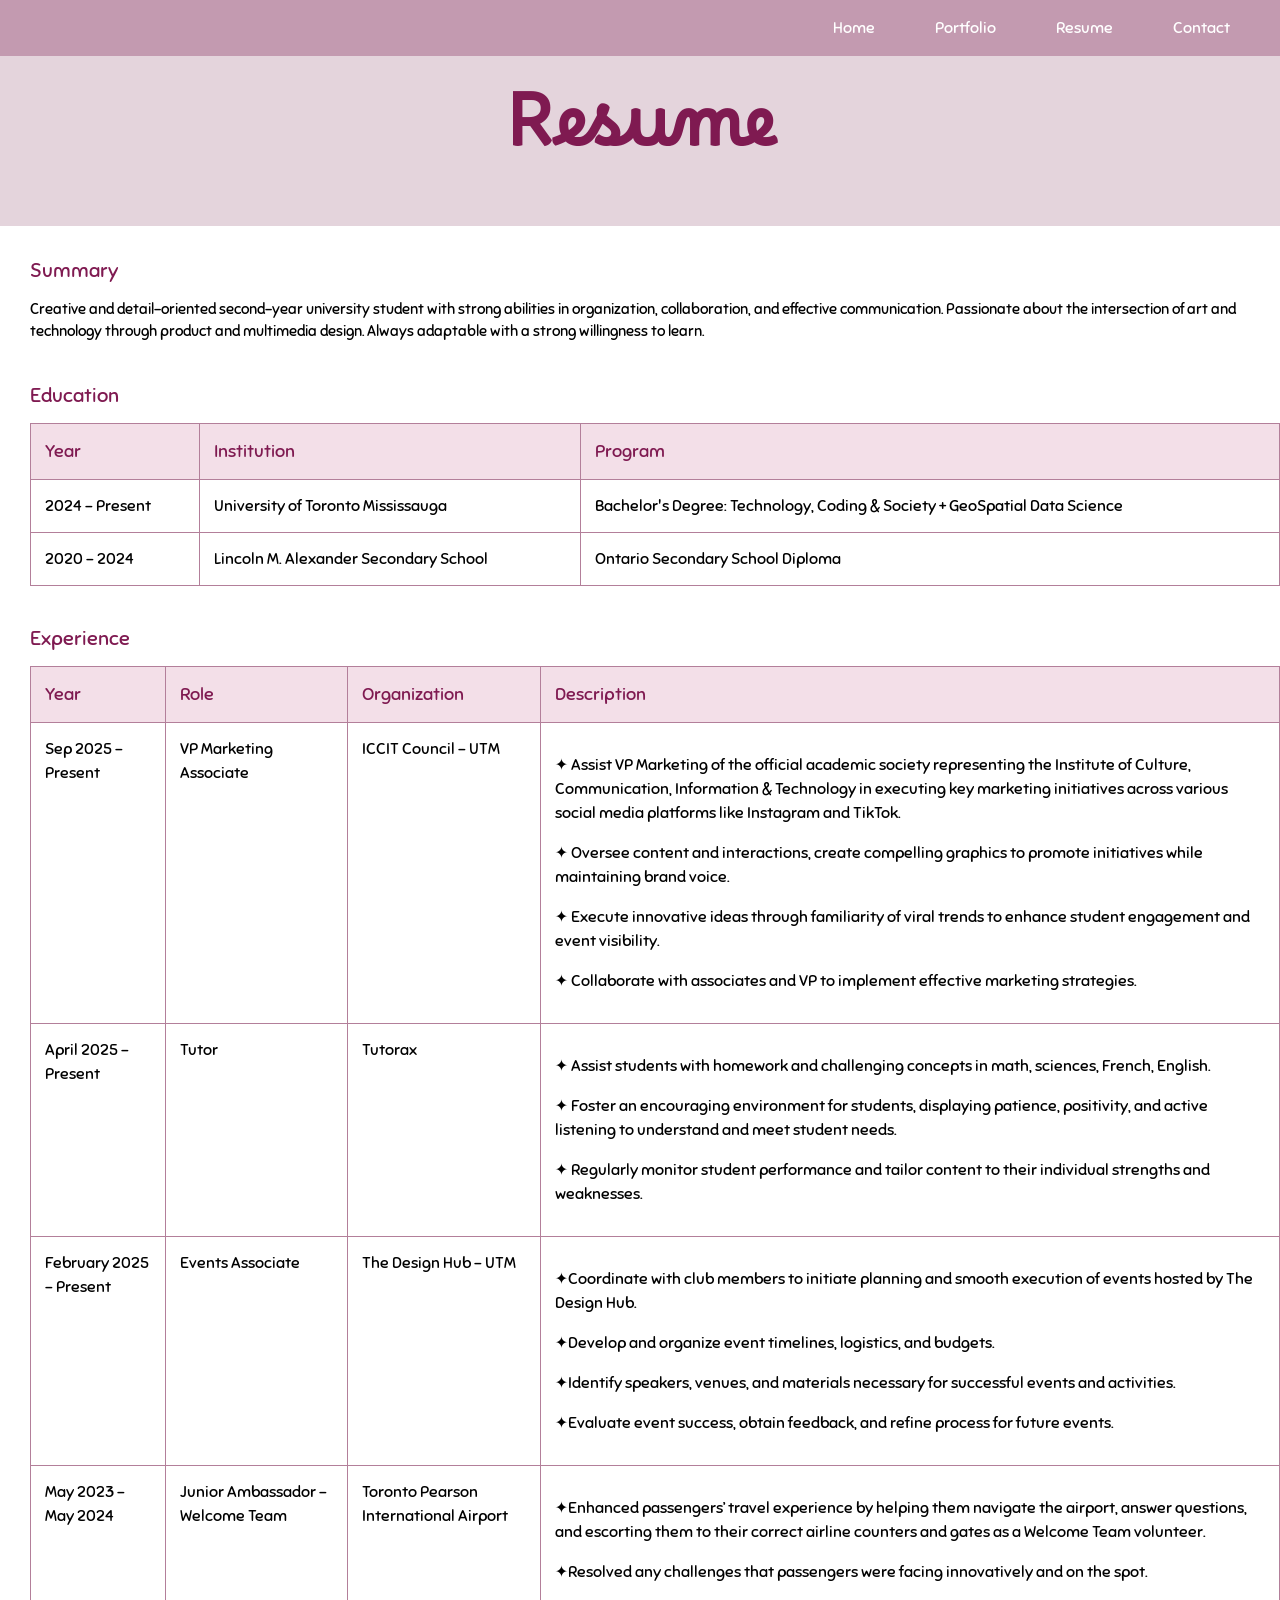
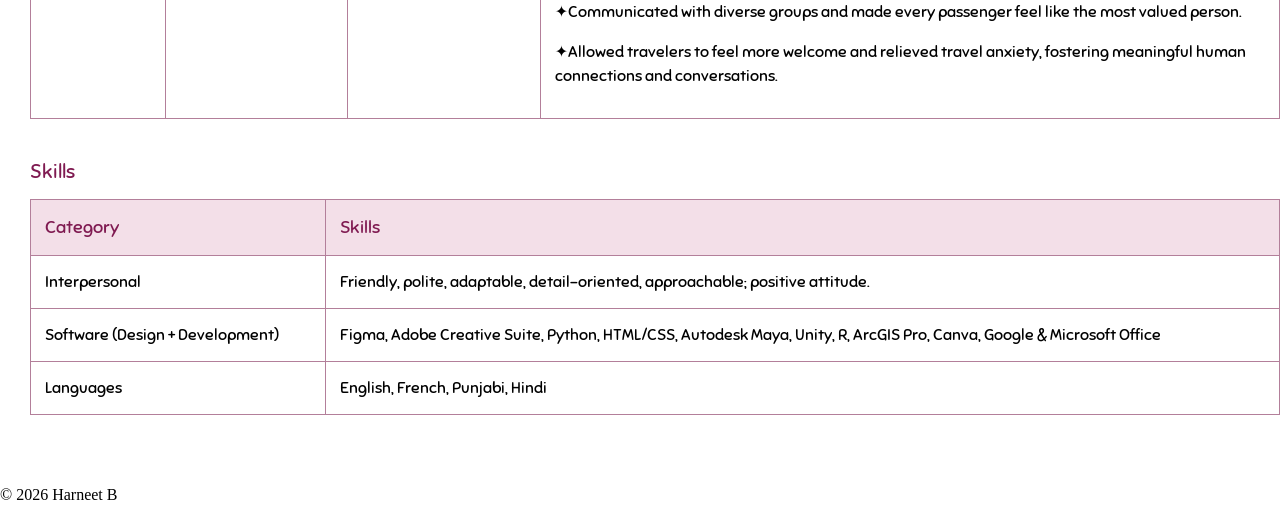
<file: resume.html>
<!DOCTYPE html>
<html> 
    <head> 
        <title> Harneet - Resume </title>
        <link href="style.css" rel="stylesheet">

        <!--Google Fonts-->
        <link rel="preconnect" href="https://fonts.googleapis.com">
        <link rel="preconnect" href="https://fonts.gstatic.com" crossorigin>
        <link href="https://fonts.googleapis.com/css2?family=Pixelify+Sans:wght@400..700&display=swap" rel="stylesheet">

        <link rel="preconnect" href="https://fonts.googleapis.com">
        <link rel="preconnect" href="https://fonts.gstatic.com" crossorigin>
        <link href="https://fonts.googleapis.com/css2?family=Borel&display=swap" rel="stylesheet">

        <link rel="preconnect" href="https://fonts.googleapis.com">
        <link rel="preconnect" href="https://fonts.gstatic.com" crossorigin>
        <link href="https://fonts.googleapis.com/css2?family=Sniglet:wght@400;800&display=swap" rel="stylesheet">
        
    </head>

    <body> 
        <nav> 
            <!-- Top Navbar -->
            <ul>
                <li><a href="contact.html">Contact</a></li>
                <li><a href="resume.html">Resume</a></li>
                <li><a href="portfolio.html">Portfolio</a></li>
                <li><a href="index.html">Home</a></li>
            </ul>
        </nav>

        <header class="title2"> 
            <h1> Resume </h1>
        </header>

        <main class="resumepage"> 

            <section class="summary"> 
                <h2> Summary </h2>
                <p> Creative and detail-oriented second-year university student with strong abilities in organization, collaboration, and effective communication. 
                    Passionate about the intersection of art and technology through product and multimedia design. 
                    Always adaptable with a strong willingness to learn. </p>
            </section>

            <section class="education"> 
                <h2> Education </h2>
                <table>
                    <tr>
                        <th> Year </th>
                        <th> Institution </th>
                        <th> Program </th>
                    </tr>
                    <tr> 
                        <td> 2024 - Present </td>
                        <td> University of Toronto Mississauga </td>
                        <td> Bachelor's Degree: Technology, Coding & Society + GeoSpatial Data Science </td>
                    </tr>
                    <tr>
                        <td> 2020 - 2024 </td>
                        <td> Lincoln M. Alexander Secondary School </td>
                        <td> Ontario Secondary School Diploma </td>
                    </tr>
                </table>
            </section>

            <section class="experience"> 
                <h2> Experience </h2>
                <table>
                    <tr>
                        <th> Year </th>
                        <th> Role </th>
                        <th> Organization </th>
                        <th> Description </th>
                    </tr>
                    <tr> 
                        <td> Sep 2025 - Present </td>
                        <td> VP Marketing Associate </td>
                        <td> ICCIT Council - UTM </td>
                        <td> <p>✦ Assist VP Marketing of the official academic society representing the Institute of Culture, Communication, Information & Technology in executing key marketing initiatives across various social media platforms like Instagram and TikTok.</p>
                             <p>✦ Oversee content and interactions, create compelling graphics to promote initiatives while maintaining brand voice.</p>
                             <p>✦ Execute innovative ideas through familiarity of viral trends to enhance student engagement and event visibility. </p>
                             <p>✦ Collaborate with associates and VP to implement effective marketing strategies.</p> 
                        </td>
                    </tr>
                    <tr> 
                        <td> April 2025 - Present </td>
                        <td> Tutor </td>
                        <td> Tutorax </td>
                        <td> <p>✦ Assist students with homework and challenging concepts in math, sciences, French, English.</p>
                             <p>✦ Foster an encouraging environment for students, displaying patience, positivity, and active listening to understand and meet student needs.</p>
                             <p>✦ Regularly monitor student performance and tailor content to their individual strengths and weaknesses. </p>
                        </td>
                    </tr>
                    <tr> 
                        <td> February 2025 - Present </td>
                        <td> Events Associate </td>
                        <td> The Design Hub - UTM </td>
                        <td> <p>✦Coordinate with club members to initiate planning and smooth execution of events hosted by The Design Hub.</p>
                             <p>✦Develop and organize event timelines, logistics, and budgets. </p>
                             <p>✦Identify speakers, venues, and materials necessary for successful events and activities.</p>
                             <p>✦Evaluate event success, obtain feedback, and refine process for future events.</p>
                        </td>
                    </tr>
                    <tr> 
                        <td> May 2023 - May 2024 </td>
                        <td> Junior Ambassador - Welcome Team </td>
                        <td> Toronto Pearson International Airport </td>
                        <td> <p>✦Enhanced passengers’ travel experience by helping them navigate the airport, answer questions, and escorting them to their correct airline counters and gates as a Welcome Team volunteer.</p>
                             <p>✦Resolved any challenges that passengers were facing innovatively and on the spot. </p>
                             <p>✦Communicated with diverse groups and made every passenger feel like the most valued person.</p>
                             <p>✦Allowed travelers to feel more welcome and relieved travel anxiety, fostering meaningful human connections and conversations. </p>
                        </td>
                    </tr>
                    
                </table>
            </section>

            <section class="resumeskills"> 
                <h2> Skills </h2>
                <table>
                    <tr>
                        <th> Category </th>
                        <th> Skills </th>
                    </tr>

                    <tr> 
                        <td> Interpersonal </td>
                        <td> Friendly, polite, adaptable, detail-oriented, approachable; positive attitude. </td>
                    </tr>

                    <tr> 
                        <td> Software (Design + Development) </td>
                        <td> Figma, Adobe Creative Suite, Python, HTML/CSS, Autodesk Maya, Unity, R, ArcGIS Pro, Canva, Google & Microsoft Office </td>
                    </tr>

                    <tr> 
                        <td> Languages </td>
                        <td> English, French, Punjabi, Hindi </td>
                    </tr>
                    
                </table>
            </section>



        </main>

    

        <footer>
            <p> © 2026 Harneet B </p>
        </footer>


    </body>


</html>
</file>
<file: style.css>
body {
        margin: 0; /*Removes the default outer space around the body*/
        padding: 0; /*Removes the inner space inside the body*/

}

/* navigation bar styling (applies to all pages) */
nav {
    position: sticky;
    top: 0;
    z-index: 1000;
} /* ensures that the nav bar stays at the top while scrolling, and in front of all layers */

nav ul { 
    list-style-type: none; /*Removes bullets*/
                margin: 0; /*Removes default outer spacing*/
                padding: 0; /*Removes default inner spacing*/
                overflow: hidden; /*Keeps floated items contained*/
                background-color: #c39ab0; /*Sets navbar background colour*/

}

/*Align list items horizontally*/
nav ul li {
    float: right; /*Makes items sit side-by-side instead of stacked*/
}

/* Style the links inside the navbar */
nav ul li a {
    display: block; /*Makes the whole area clickable*/
    color: white; /*Text colour*/
    text-align: center; /*Centres text*/
    padding: 18px 10px; /*Adds spacing inside each link*/
    text-decoration: none; /*Removes underline*/
    margin-right: 40px;

    font-family: "Sniglet", system-ui;
    font-weight: 400;
    font-style: normal;
}

nav ul li a:hover { /* hover pseudoclass */ 
    background-color: pink;
}

/* welcome section of home-page */

.welcome{  
    display:flex;

    align-items: center;
    justify-content: space-between; /* pushes text and image to the left and right*/
    gap: 50px; /* space between the text and image */
    padding: 40px 60px; /* top/bottom, left/right space*/
    min-height: 300px; /* sets the min height of the box*/

    background-color: #f8f1f5;
}

.welcome img{
    width: 350px;
    margin-right: 10px; /*push image a bit inward*/
}

.hello-text {
    font-size: 40px;
    margin-bottom: 0px;
    font-family: 'Borel', cursive;
    font-weight: 600;
    color: rgb(64, 93, 64);
}

.name-text {
    font-size: 110px;
    margin: 0;
    font-family: 'Borel', cursive;
    font-weight: 700;
    font-style: normal;
    color: rgb(104, 151, 104);
}

.subtitle {
    font-size: 20px;
    font-family: "Sniglet", system-ui;
    font-weight: 400;
    font-style: normal;
    color: rgb(64, 93, 64);

}

/* about section of home-page */
.about{
    padding: 20px 60px;
    
    background-color: rgb(220 241 209);
}

.about h2 {
    font-size: 50px;
    margin-bottom: 5px;

    font-family: 'Borel', cursive;
    font-weight: 600;

    color: rgb(64, 93, 64);
}

.about-row{
    display: flex; /* a flex container to put elements side by side */
    align-items: flex-start; /* to align image and text to the top */
    gap: 120px; /* gap between text and image */
}

.about img{
    width: 500px;
}

.about-text{
    max-width: 650px; /* to prevent the text from stretching too wide */

    font-size: 18px;
    line-height: 1.5; /*spacing between the lines */
    font-family: "Sniglet", system-ui;
    font-weight: 400;
    font-style: normal;

}
/* skills section of home-page */

.skills{
    gap: 40px;
    padding: 20px 60px;

    background-color: #f8f1f5;
}

.skills p {
    font-size: 14px;
    line-height: 1.5; /*spacing between the lines */
    font-family: "Sniglet", system-ui;
    font-weight: 400;
    font-style: normal;

    color: rgb(64, 93, 64);

    text-align: left;

}

.skills h2 {
    font-size: 50px;
    margin-bottom: 15px;

    font-family: 'Borel', cursive;
    font-weight: 600;

    color: rgb(64, 93, 64);
}

.skills-row {
    display: flex;
    justify-content: space-between;
    align-items: center;
    width: 100%;
}

.skills-row img {
    width: 110px;
    height: auto;
}

/* next/highlights section of home-page */

.next{
    gap: 50px;
    padding: 20px 60px;

    background-color: rgb(220 241 209);

}

.next h2 {
    font-size: 50px;
    margin-bottom: 15px;

    font-family: 'Borel', cursive;
    font-weight: 600;

    color: rgb(64, 93, 64);
}


.next-row {
    display: flex;
    justify-content: space-between;
    align-items: center;
    width: 100%; /*take all of the horizontal space of the row */
}

.next-row img {
    width: 200px;
    height: auto;
}

.next-row img:hover {
    border-radius: 15px;
    border: 3px solid rgb(127, 26, 81) /* rounded border effect when the mouse hovers */
}

/* ========================================
   FOOTER
   ======================================== */

/* ========================================
   FOOTER
   ======================================== */

.site-footer {
    padding:
        55px
        30px
        28px;

    background-color: var(--pink);

    text-align: center;

    font-family: "Sniglet", sans-serif;

    color: var(--brown);
}


/* ========================================
   SOCIAL ICONS
   ======================================== */

.footer-socials {
    display: flex;

    justify-content: center;
    align-items: center;

    gap: 16px;

    margin-bottom: 24px;
}


.social-button {
    display: flex;

    justify-content: center;
    align-items: center;

    width: 58px;
    height: 58px;

    border:
        2px
        solid
        var(--brown);

    border-radius: 50%;

    background-color: var(--light-pink);

    color: var(--brown);

    text-decoration: none;

    transition:
        transform 0.2s ease,
        background-color 0.2s ease;
}


.social-button:hover {
    transform:
        translateY(-4px)
        rotate(-3deg);

    background-color: var(--cream);
}


.social-button svg {
    width: 26px;
    height: 26px;
}


.linkedin-icon {
    font-family: Arial, sans-serif;

    font-size: 25px;

    font-weight: 700;

    line-height: 1;
}


/* ========================================
   FOOTER MESSAGE
   ======================================== */

.footer-note {
    margin:
        0
        auto
        18px;

    font-size: 17px;

    line-height: 1.5;
}


/* ========================================
   COPYRIGHT
   ======================================== */

.footer-copyright {
    margin: 0;

    font-size: 12px;

    opacity: 0.6;
}

/* portfolio page styling*/

.title1{
    background-color: #e4d4dc;
    padding: 40px 0;
    
}

.title1 h1 {
    font-size: 70px;
    margin-top: 15px;
    margin-bottom: 5px;
    font-family: 'Borel', cursive;
    font-weight: 700;
    font-style: normal;
    color: rgb(127, 26, 81);
    text-align: center;


}

.title1 .subtitle {
    font-size: 20px;
    margin-top: 0;
    text-align: center;
}

.design-projects {
    background-color: #f8f1f5; 
    padding-bottom: 40px;
}

.design-projects h2 {
    font-size: 40px;
    margin-bottom: 10px;
    margin-left: 15px;
    margin-top: 20px;

    font-family: 'Borel', cursive;
    font-weight: 600;

    color: rgb(127, 26, 81);
}
/* project 1 styling*/
.project1row{
    display: flex;
    align-items: flex-start;
    gap: 55px;

}
.project1images{
    display:flex;
    flex-direction:row;
    gap: 15px;
    margin-left: 20px;
    margin-bottom: 20px;
}
.project1images img:nth-child(1) {
    width: 500px;
    height:auto;
    border-radius: 10px;
}
.project1images img:nth-child(2) {
    width: 250px;
    border-radius: 10px;
}

.project1 h3 {
    font-size: 30px;
    margin-bottom: 15px;
    margin-left: 15px;

    font-family: "Sniglet", system-ui;
    font-weight: 500;
    font-style: normal;

    color: rgb(64, 93, 64);

}

.project1text {
    max-width: 600px; /* to prevent the text from stretching too wide */

    font-size: 15px;
    line-height: 1.5; /*spacing between the lines */
    font-family: "Sniglet", system-ui;
    font-weight: 400;
    font-style: normal;
}

.case-btn {
    display: inline-block;
    margin-top: 10px;
    padding: 10px 16px;

    background-color: rgb(127, 26, 81);
    color: white;
    text-decoration: none;

    border-radius: 12px;
    font-family: "Sniglet", system-ui;
    font-size: 14px;

    transition: 0.2s ease;
}

.case-btn:hover {
    background-color: #c39ab0;
}

/* project 2 styling*/
.project2row{
    display: flex;
    align-items: flex-start;
    gap: 120px;

}
.project2images{
    display:flex;
    flex-direction:row;
    gap: 15px;
    margin-left: 20px;
    margin-bottom: 20px;
}
.project2images img {
    width: 500px;
    height:auto;
    border-radius: 10px;
}
.project2 h3 {
    font-size: 30px;
    margin-bottom: 15px;
    margin-left: 15px;

    font-family: "Sniglet", system-ui;
    font-weight: 500;
    font-style: normal;

    color: rgb(64, 93, 64);

}

.project2text {
    max-width: 600px; 

    font-size: 15px;
    line-height: 1.5; /*spacing between the lines */
    font-family: "Sniglet", system-ui;
    font-weight: 400;
    font-style: normal;
}

/* project 3 styling*/
.project3row{
    display: flex;
    align-items: flex-start;
    gap: 100px;

}
.project3images{
    display:flex;
    flex-direction:row;
    gap: 15px;
    margin-left: 20px;
    margin-bottom: 20px;
}
.project3images img:nth-child(1) {
    width: 250px;
    height:auto;
    border-radius: 10px;
}
.project3images img:nth-child(2) {
    width: 250px;
    border-radius: 10px;
}

.project3 h3 {
    font-size: 30px;
    margin-bottom: 15px;
    margin-left: 15px;

    font-family: "Sniglet", system-ui;
    font-weight: 500;
    font-style: normal;

    color: rgb(64, 93, 64);

}

.project3text {
    max-width: 600px; /* to prevent the text from stretching too wide */

    font-size: 15px;
    line-height: 1.5; /*spacing between the lines */
    font-family: "Sniglet", system-ui;
    font-weight: 400;
    font-style: normal;
}


/* project 4 styling*/
.project4row{
    display: flex;
    align-items: flex-start;
    gap: 100px;

}
.project4images{
    display:flex;
    flex-wrap: wrap; /*allows images to go on to the next row to create a 2x2 layout*/
    gap: 15px;
    width: 520px; /*basically how much space to take up on one row*/
    margin-left: 20px;
    margin-bottom: 20px;
}
.project4images img:nth-child(1) {
    width: 250px;
    height:auto;
    border-radius: 10px;
}
.project4images img:nth-child(2) {
    width: 250px;
    border-radius: 10px;
}

.project4images img:nth-child(3) {
    width: 250px;
    height:auto;
    border-radius: 10px;
}
.project4images img:nth-child(4) {
    width: 250px;
    border-radius: 10px;
}

.project4 h3 {
    font-size: 30px;
    margin-bottom: 15px;
    margin-left: 15px;

    font-family: "Sniglet", system-ui;
    font-weight: 500;
    font-style: normal;

    color: rgb(64, 93, 64);

}

.project4text {
    max-width: 600px; /* to prevent the text from stretching too wide */

    font-size: 15px;
    line-height: 1.5; /*spacing between the lines */
    font-family: "Sniglet", system-ui;
    font-weight: 400;
    font-style: normal;
}


/*styling for the crochet section gallery*/

.crochet-projects{
    background-color: rgb(237, 245, 232);
    padding-top: 40px;
}

.crochet-projects h2 {
    font-size: 40px;
    margin-bottom: 15px;
    margin-left: 15px;
    margin-top: 0;

    font-family: 'Borel', cursive;
    font-weight: 600;

    color: rgb(127, 26, 81);
}

.crochetgallery{
    display:flex;
    flex-wrap: wrap;
    gap: 20px;
    /*width: 800px; /*basically how much space to take up on one row*/
    margin-left: 20px;
    margin-bottom: 20px;
}


.crochetgallery img{
    width: 250px;
    height: 250px;
    border-radius: 10px;
}

/* resume page styling*/

.title2{
    background-color: #e4d4dc;
    padding: 5px 0;
    
}

.title2 h1 {
    font-size: 70px;
    margin-top: 15px;
    margin-bottom: 5px;
    font-family: 'Borel', cursive;
    font-weight: 700;
    font-style: normal;
    color: rgb(127, 26, 81);
    text-align: center;


}

.summary h2 {
    font-size: 20px;
    margin-bottom: 15px;
    margin-left: 15px;

    font-family: "Sniglet", system-ui;
    font-weight: 500;
    font-style: normal;

    color: rgb(127, 26, 81);
}

.summary p{ 
    font-size: 15px;
    line-height: 1.5; /*spacing between the lines */
    font-family: "Sniglet", system-ui;
    font-weight: 400;
    font-style: normal;

    margin-bottom: 15px;
    margin-left: 15px;

}

.education h2 {
    font-size: 20px;
    margin-bottom: 15px;
    margin-left: 15px;

    font-family: "Sniglet", system-ui;
    font-weight: 500;
    font-style: normal;

    color: rgb(127, 26, 81);
}

.experience h2 {
    font-size: 20px;
    margin-bottom: 15px;
    margin-left: 15px;

    font-family: "Sniglet", system-ui;
    font-weight: 500;
    font-style: normal;

    color: rgb(127, 26, 81);
}

.resumeskills h2 {
    font-size: 20px;
    margin-bottom: 15px;
    margin-left: 15px;

    font-family: "Sniglet", system-ui;
    font-weight: 500;
    font-style: normal;

    color: rgb(127, 26, 81);
}

.resumepage{
    padding: 15px 15px
}

/*use a group selector since these all have the same styling */
.summary,
.education,
.experience,
.resumeskills {
    margin-bottom: 40px;
}

.education table,
.experience table,
.resumeskills table {
    border-collapse: collapse; /*remove the double border between cells*/
    margin-top: 10px; /*space between heading and table*/
    width: 100%; /*makes the table stretch across the whole page width*/
    margin-left: 15px; /*creates some space between the left edge where the table starts*/
}


.education td,
.experience td,
.resumeskills td {
    border: 1px solid #b37f9a; /*adds a border to each column cell*/
    padding: 14px; /*space inside the cells*/
    text-align: left;
    vertical-align: top; /*align the content to the top*/

    font-family: "Sniglet", system-ui;
    font-size: 16px;
    line-height: 1.5;
    font-weight: 400;
}

.education th,
.experience th,
.resumeskills th {
    background-color: #f3dfe8;
    color: rgb(127, 26, 81);

    border: 1px solid #b37f9a;
    padding: 14px;
    text-align: left;
    vertical-align: top;

    font-family: "Sniglet", system-ui;
    font-weight: 500;
    font-size: 18px;
    line-height: 1.5;
}

/* contact page styling*/

.title3{
    background-color: rgb(220 241 209);
    padding: 40px 0;
    
}

.title3 h1 {
    font-size: 70px;
    margin-top: 15px;
    margin-bottom: 5px;
    font-family: 'Borel', cursive;
    font-weight: 700;
    font-style: normal;
    color: rgb(64, 93, 64);
    text-align: center;


}

.title3 .subtitle {
    font-size: 20px;
    margin-top: 0;
    text-align: center;
}

.contactpage{
    padding: 25px 20px;
    background-color: rgb(239, 248, 235);
}

.contact{
    display: flex;
    flex-wrap: wrap; /* wrap to next row for 2x2 layout */
    gap: 30px;
    width: 100%;
    align-items: flex-start; /* ensures all cards align from the top */
}

.contactform,
.socials,
.location,
.media {
    background-color: rgb(220 241 209);
    padding: 25px;
    border-radius: 25px;
    width: 520px
}

.contact h2 {
    font-size: 30px;
    margin-bottom: 15px;
    margin-top: 0;

    font-family: 'Borel', cursive;
    font-weight: 600;

    color: rgb(64, 93, 64);
}

.contactform fieldset{
    border: 2px solid #b37f9a;
    border-radius: 12px;
    padding: 25px;
    width: 100%;
    box-sizing: border-box; /*the padding and border are included in the calculation of the width and height:*/
}

.contactform legend {
    font-family: "Sniglet", system-ui;
    color: rgb(127, 26, 81);

    font-size: 18px;
    padding: 10px 8px;
}

.contactform label,
.contactform input,
.contactform textarea,
.socials p,
.socials a {
    font-family: "Sniglet", system-ui;
    font-size: 16px;
}

.contactform input[type="text"],
.contactform input[type="email"],
.contactform textarea {
    width: 100%;
    padding: 10px;
    margin: 8px 0 15px 0;
    border: 1px solid #b37f9a;
    border-radius: 8px;
    box-sizing: border-box;
}

.contactform input[type="submit"],
.contactform input[type="reset"] {
    padding: 10px 12px;
    margin-right: 10px;
    border: none;
    border-radius: 8px;
    background-color: rgb(127, 26, 81);
    color: white;
    font-family: "Sniglet", system-ui;
}


.location iframe,
.media iframe {
    border-radius: 12px;
    width: 100%;
    height: 300px;
}



/* =========================
   MakerDrop case study page
   ========================= */

.case-study {
    background-color: #f8f1f5;
    padding: 40px 70px 70px 70px;
}

.case-study section {
    background-color: rgba(255, 255, 255, 0.45);
    border-radius: 22px;
    padding: 28px 30px;
    margin-bottom: 32px;
}

.case-study h2 {
    font-size: 34px;
    margin-top: 0;
    margin-bottom: 14px;
    font-family: 'Borel', cursive;
    font-weight: 600;
    color: rgb(127, 26, 81);
}

.case-study p {
    font-family: "Sniglet", system-ui;
    font-size: 16px;
    line-height: 1.75;
    color: rgb(64, 93, 64);
    margin-top: 0;
    margin-bottom: 16px;
}

.case-study strong {
    color: rgb(127, 26, 81);
}

/* two-column layout for text + image */
.case-row {
    display: flex;
    align-items: flex-start;
    gap: 30px;
    flex-wrap: wrap;
}

.case-text {
    flex: 1 1 500px;
    min-width: 280px;
}

.case-visual {
    flex: 1 1 320px;
    min-width: 260px;
}

.case-visual img {
    width: 100%;
    height: auto;
    display: block;
    border-radius: 16px;
}

/* standard single image */
.case-img {
    width: 100%;
    max-width: 420px;
    height: auto;
    display: block;
    border-radius: 16px;
    margin-top: 10px;
}

/* slightly wider image option */
.case-img-wide {
    width: 100%;
    max-width: 700px;
    height: auto;
    display: block;
    border-radius: 16px;
    margin-top: 12px;
}

/* gallery grids */
.case-gallery {
    display: grid;
    grid-template-columns: repeat(auto-fit, minmax(220px, 1fr));
    gap: 18px;
    margin-top: 12px;
}

.case-gallery img {
    width: 100%;
    height: 260px;
    object-fit: cover;
    display: block;
    border-radius: 16px;
}

/* for poster/comic where cropping would be bad */
.case-gallery.contain img,
.case-gallery-comic img {
    height: auto;
    object-fit: contain;
    background-color: #fff;
    padding: 8px;
}

/* role / insights / issues list styling */
.case-list {
    margin: 0;
    padding-left: 20px;
}

.case-list li {
    margin-bottom: 10px;
    font-family: "Sniglet", system-ui;
    font-size: 16px;
    line-height: 1.7;
    color: rgb(64, 93, 64);
}

/* small highlight cards */
.case-cards {
    display: grid;
    grid-template-columns: repeat(auto-fit, minmax(220px, 1fr));
    gap: 16px;
    margin-top: 12px;
}

.case-card {
    background-color: #e4d4dc;
    border-radius: 18px;
    padding: 18px;
}

.case-card h3 {
    margin-top: 0;
    margin-bottom: 8px;
    font-family: "Sniglet", system-ui;
    font-size: 20px;
    color: rgb(127, 26, 81);
    font-weight: 600;
}

.case-card p {
    margin-bottom: 0;
    font-size: 15px;
}

/* optional little tag row under header */
.case-meta {
    display: flex;
    flex-wrap: wrap;
    gap: 10px;
    margin-top: 10px;
}

.case-tag {
    background-color: rgb(220 241 209);
    color: rgb(64, 93, 64);
    border-radius: 999px;
    padding: 8px 14px;
    font-family: "Sniglet", system-ui;
    font-size: 14px;
}

/* buttons / links */
.case-link,
.case-back-btn {
    display: inline-block;
    margin-top: 8px;
    padding: 10px 16px;
    background-color: rgb(127, 26, 81);
    color: white;
    text-decoration: none;
    border-radius: 12px;
    font-family: "Sniglet", system-ui;
    font-size: 14px;
    transition: 0.2s ease;
}

.case-link:hover,
.case-back-btn:hover {
    background-color: #c39ab0;
}
</file>
<file: home.css>
/* ========================================
   HOMEPAGE REDESIGN
   ======================================== */


/* ========================================
   GLOBAL
   ======================================== */

:root {
    --pink: #efcbe3;
    --light-pink: #fff8fb;
    --work-cream: #f1dfcf;

    --brown: #3c291f;

    --purple: #743b5b;
    --light-purple: #b989a4;
}


* {
    box-sizing: border-box;
}


html {
    scroll-behavior: smooth;
}


body {
    margin: 0;
    padding: 0;

    color: var(--brown);
}



/* ========================================
   NAVBAR
   ======================================== */

.navbar {
    position: sticky;

    top: 0;

    z-index: 1000;

    width: 100%;

    padding: 18px 55px;

    background-color: var(--pink);
}


.navbar .nav-links {
    display: flex;

    justify-content: flex-end;
    align-items: center;

    gap: 55px;

    width: 100%;

    margin: 0;
    padding: 0;

    list-style: none;

    background-color: transparent;

    overflow: visible;
}


.navbar .nav-links li {
    float: none;

    margin: 0;
    padding: 0;
}


.navbar .nav-links a {
    display: inline-block;

    margin: 0;
    padding: 0;

    font-family: "Sniglet", sans-serif;

    font-size: 22px;
    font-weight: 400;

    color: var(--brown);

    text-decoration: none;

    transition:
        opacity 0.2s ease,
        transform 0.2s ease;
}


.navbar .nav-links a:hover {
    background-color: transparent;

    opacity: 0.6;

    transform: translateY(-2px);
}



/* ========================================
   HERO
   ======================================== */

.hero {
    width: 100%;

    background-color: var(--light-pink);

    overflow: hidden;
}


.hero-canvas {
    position: relative;

    width: 100%;
}


.hero-illustration {
    display: block;

    width: 100%;
    height: auto;

    max-width: none;

    margin: 0;
}


.hero-text {
    position: absolute;

    left: 5%;
    top: 11%;

    z-index: 5;

    width: 50%;
}


.hello-text {
    margin:
        0
        0
        12px;

    font-family: "Sniglet", sans-serif;

    font-size: clamp(
        38px,
        3.2vw,
        52px
    );

    font-weight: 400;

    color: var(--brown);
}


.name-art {
    display: block;

    width: clamp(
        520px,
        44vw,
        760px
    );

    max-width: none;

    height: auto;

    margin-left: -10px;
}


/* ========================================
   HERO ANIMATIONS
   ======================================== */


/*
   Only animate for users who have not
   requested reduced motion.
*/

@media (prefers-reduced-motion: no-preference) {


    /* ========================================
       DESK ILLUSTRATION ENTRANCE
       ======================================== */

    .hero-illustration {
        animation:
            heroIllustrationIn
            0.85s
            cubic-bezier(0.22, 1, 0.36, 1)
            0.05s
            backwards;
    }


    @keyframes heroIllustrationIn {

        from {
            opacity: 0;

            transform:
                translateY(22px);
        }

        to {
            opacity: 1;

            transform:
                translateY(0);
        }

    }



    /* ========================================
       "HELLO, I'M" ENTRANCE
       ======================================== */

    .hello-text {
        animation:
            heroHelloIn
            0.6s
            ease
            0.5s
            backwards;
    }


    @keyframes heroHelloIn {

        from {
            opacity: 0;

            transform:
                translateX(-18px);
        }

        to {
            opacity: 1;

            transform:
                translateX(0);
        }

    }



    /* ========================================
       NAME STICKER POP
       ======================================== */

    .name-art {
        transform-origin:
            left
            center;

        animation:
            heroNamePop
            0.7s
            cubic-bezier(0.34, 1.56, 0.64, 1)
            0.72s
            backwards;
    }


    @keyframes heroNamePop {

        0% {
            opacity: 0;

            transform:
                translateY(10px)
                scale(0.88)
                rotate(-3deg);
        }

        65% {
            opacity: 1;

            transform:
                translateY(-2px)
                scale(1.03)
                rotate(1deg);
        }

        100% {
            opacity: 1;

            transform:
                translateY(0)
                scale(1)
                rotate(0deg);
        }

    }



    /* ========================================
   HERO SPARKLES
   ======================================== */

.hero-sparkles {
    position: absolute;

    inset: 0;

    z-index: 6;

    pointer-events: none;
}


.sparkle {
    position: absolute;

    color: var(--purple);

    opacity: 0;

    text-shadow:
        0
        2px
        5px
        rgba(116, 59, 91, 0.15);
}


/* TOP RIGHT */

.sparkle-1 {
    top: -3%;
    left: 78%;

    font-size: 30px;

    animation:
        sparklePop
        0.7s
        ease
        1.2s
        forwards;
}


/* FAR RIGHT */

.sparkle-2 {
    top: 25%;
    left: 94%;

    font-size: 20px;

    animation:
        sparklePop
        0.7s
        ease
        1.35s
        forwards;
}


/* LOWER RIGHT */

.sparkle-3 {
    top: 75%;
    left: 88%;

    font-size: 25px;

    animation:
        sparklePop
        0.7s
        ease
        1.48s
        forwards;
}


/* LOWER LEFT */

.sparkle-4 {
    top: 82%;
    left: 10%;

    font-size: 18px;

    animation:
        sparklePop
        0.7s
        ease
        1.58s
        forwards;
}


/* UPPER LEFT */

.sparkle-5 {
    top: 8%;
    left: 3%;

    font-size: 16px;

    animation:
        sparklePop
        0.7s
        ease
        1.7s
        forwards;
}


/* SMALL MIDDLE */

.sparkle-6 {
    top: 52%;
    left: 98%;

    font-size: 14px;

    animation:
        sparklePop
        0.7s
        ease
        1.82s
        forwards;
}


@keyframes sparklePop {

    0% {
        opacity: 0;

        transform:
            scale(0.2)
            rotate(-20deg);
    }

    50% {
        opacity: 1;

        transform:
            scale(1.25)
            rotate(8deg);
    }

    75% {
        transform:
            scale(0.9)
            rotate(-3deg);
    }

    100% {
        opacity: 0.82;

        transform:
            scale(1)
            rotate(0deg);
    }

}

}


/* ========================================
   NAME HOVER
   ======================================== */

.name-art {
    transition:
        transform 0.25s ease;
}


@media (hover: hover) and (pointer: fine) {

    .name-art:hover {
        transform:
            rotate(-1deg)
            scale(1.015);
    }

}


/* ========================================
   SHARED SECTION HEADINGS
   ======================================== */

.about-title,
.skills-title,
.work-title {
    font-family: "Sniglet", sans-serif;

    font-size: clamp(
        38px,
        3.2vw,
        52px
    );

    font-weight: 400;

    color: var(--brown);

    text-align: center;
}



/* ========================================
   ABOUT
   ======================================== */

.about-new {
    padding:
        65px
        70px
        80px;

    background-color: var(--pink);
}


.about-title {
    margin:
        0
        0
        45px;
}


.about-row-new {
    display: flex;

    align-items: center;
    justify-content: center;

    gap: 100px;

    width: 100%;
}


/* ========================================
   INTERACTIVE DIGICAM
   ======================================== */

.about-camera {
    flex:
        0
        1
        500px;

    display: flex;

    flex-direction: column;

    justify-content: center;
    align-items: center;
}


/* ========================================
   CAMERA BUTTON
   ======================================== */

.camera-button {
    display: block;

    width: 100%;

    max-width: 470px;

    padding: 0;

    margin: 0;

    border: 0;

    background: transparent;

    cursor: pointer;

    font: inherit;
}


/* ========================================
   CAMERA STAGE
   ======================================== */

.camera-stage {
    position: relative;

    width: 100%;

    transition:
        transform 0.22s ease;
}


/* little movement when hovering */

.camera-button:hover .camera-stage {
    transform:
        translateY(-4px)
        rotate(-1deg);
}


/* little press when clicked */

.camera-button:active .camera-stage {
    transform:
        translateY(1px)
        scale(0.985);
}


/* ========================================
   CAMERA IMAGE
   ======================================== */

.digicam {
    display: block;

    width: 100%;

    max-width: 470px;

    height: auto;

    pointer-events: none;

    user-select: none;
}


/* ========================================
   CAMERA CLICK LABEL
   ======================================== */

.camera-click-label {
    position: absolute;

    top: 7%;
    right: 2%;

    z-index: 3;

    padding:
        6px
        11px;

    border:
        1.5px
        solid
        var(--brown);

    border-radius: 999px;

    background-color: rgba(255, 248, 251, 0.95);

    font-family: "Sniglet", sans-serif;

    font-size: 13px;

    color: var(--brown);

    white-space: nowrap;

    pointer-events: none;

    transform: rotate(4deg);

    box-shadow:
        0
        4px
        10px
        rgba(60, 41, 31, 0.08);

    transition:
        transform 0.2s ease;
}


@media (hover: hover) and (pointer: fine) {

    .camera-button:hover .camera-click-label {
        transform:
            rotate(-2deg)
            translateY(-2px);
    }

}


/* ========================================
   FLASH
   ======================================== */

.camera-flash {
    position: absolute;

    inset: 0;

    z-index: 2;

    background-color: white;

    opacity: 0;

    pointer-events: none;
}


.camera-stage.is-flashing .camera-flash {
    animation:
        cameraFlash
        0.32s
        ease-out;
}


@keyframes cameraFlash {

    0% {
        opacity: 0;
    }

    25% {
        opacity: 0.9;
    }

    50% {
        opacity: 0.55;
    }

    100% {
        opacity: 0;
    }

}


/* ========================================
   CLICK HINT
   ======================================== */

.camera-hint {
    margin:
        8px
        0
        0;

    font-family:
        "Sniglet",
        sans-serif;

    font-size: 14px;

    color: var(--purple);

    opacity: 0.75;

    text-align: center;
}


.camera-button:focus-visible {
    outline:
        3px
        solid
        var(--light-purple);

    outline-offset: 7px;

    border-radius: 20px;
}

.about-content {
    flex: 1;

    max-width: 650px;

    color: var(--brown);
}


.about-content p {
    margin:
        0
        0
        22px;

    font-family: "Sniglet", sans-serif;

    font-size: 18px;

    line-height: 1.5;

    color: var(--brown);
}


.about-content p:last-child {
    margin-bottom: 0;
}



/* ========================================
   SKILLS + TOOLS
   ======================================== */

.skills-new {
    padding:
        55px
        60px
        85px;

    background-color: var(--light-pink);
}


.skills-title {
    margin: 0;
}


.folder-row {
    display: flex;

    justify-content: center;
    align-items: flex-end;

    gap: 70px;

    flex-wrap: wrap;

    padding-top: 80px;
}



/* ========================================
   FOLDER CARD
   ======================================== */

.folder-card {
    position: relative;

    width: 320px;
    height: 285px;
}


.folder-back {
    position: absolute;

    left: 0;
    bottom: 0;

    width: 100%;
    height: auto;

    z-index: 1;
}



/* ========================================
   FOLDER PAPER
   ======================================== */

.folder-paper {
    position: absolute;

    left: 9%;
    bottom: 30px;

    width: 82%;
    height: 190px;

    padding:
        18px
        18px;

    background-color: #fffdfa;

    border:
        2px
        solid
        var(--brown);

    border-radius:
        17px
        17px
        4px
        4px;

    z-index: 2;

    transform:
        translateY(0);

    transition:
        transform 0.5s ease,
        box-shadow 0.5s ease;
}


.skill-list {
    list-style: none;

    margin: 0;
    padding: 0;

    display: flex;

    flex-direction: column;

    justify-content: center;

    height: 100%;

    font-family: "Sniglet", sans-serif;

    font-size: 15px;

    font-weight: 400;

    line-height: 1.35;

    color: var(--brown);
}


.skill-list li {
    margin:
        3px
        0;
}


.tools-list {
    display: grid;

    grid-template-columns:
        repeat(2, 1fr);

    align-content: center;

    column-gap: 16px;

    row-gap: 4px;
}


.tools-list li {
    margin: 0;
}



/* ========================================
   FOLDER BUTTON
   ======================================== */

.folder-toggle {
    position: absolute;

    inset: 0;

    z-index: 3;

    display: block;

    width: 100%;
    height: 100%;

    padding: 0;
    margin: 0;

    border: 0;

    background: transparent;

    cursor: pointer;

    font: inherit;
}


.folder-front {
    position: absolute;

    left: 0;
    bottom: 0;

    width: 100%;

    height: auto;

    z-index: 3;

    transition:
        transform 0.25s ease;
}


.folder-label {
    position: absolute;

    left: 50%;
    bottom: 82px;

    transform:
        translateX(-50%);

    z-index: 4;

    width: 90%;

    text-align: center;

    font-family: "Sniglet", sans-serif;

    font-size: 23px;

    font-weight: 400;

    color: #fff8fb;

    pointer-events: none;
}


@media (hover: hover) and (pointer: fine) {

    .folder-card:hover .folder-front {
        transform:
            translateY(-4px);
    }


    .folder-card:hover .folder-label {
        opacity: 0.85;
    }

}


.folder-card.is-open .folder-paper {
    transform:
        translateY(-190px);

    box-shadow:
        0
        10px
        20px
        rgba(60, 41, 31, 0.12);
}


.folder-card.is-open .folder-front {
    transform:
        translateY(3px);
}


.folder-toggle:focus-visible {
    outline:
        3px
        solid
        var(--light-purple);

    outline-offset: 6px;

    border-radius: 20px;
}



/* ========================================
   WORK
   ======================================== */

.work-new {
    padding:
        60px
        60px
        85px;

    background-color:
        var(--work-cream);
}


.work-title {
    margin:
        0
        0
        30px;
}



/* ========================================
   PROJECT INFO
   ======================================== */

.project-preview {
    text-align: center;
}


.project-info {
    width: min(
        760px,
        90%
    );

    margin:
        0
        auto;
}


.project-title {
    margin:
        0
        0
        5px;

    font-family: "Sniglet", sans-serif;

    font-size: clamp(
        28px,
        2.5vw,
        38px
    );

    font-weight: 400;

    color: var(--brown);
}


.project-category {
    margin:
        0
        0
        14px;

    font-family: "Sniglet", sans-serif;

    font-size: 17px;

    color: var(--purple);
}


.project-description {
    max-width: 700px;

    margin:
        0
        auto;

    font-family: "Sniglet", sans-serif;

    font-size: 17px;

    line-height: 1.5;

    color: var(--brown);
}



/* ========================================
   PROJECT NAVIGATION
   ======================================== */

.project-navigation {
    display: flex;

    justify-content: center;
    align-items: center;

    gap: 20px;

    margin:
        22px
        0
        32px;
}


.carousel-arrow {
    display: flex;

    align-items: center;
    justify-content: center;

    width: 44px;
    height: 44px;

    padding: 0;

    border:
        2px
        solid
        var(--brown);

    border-radius: 50%;

    background-color: transparent;

    color: var(--brown);

    font-family: Arial, sans-serif;

    font-size: 34px;

    line-height: 1;

    cursor: pointer;

    transition:
        background-color 0.2s ease,
        transform 0.2s ease;
}


.carousel-arrow:hover {
    background-color: var(--pink);

    transform:
        scale(1.08);
}



/* ========================================
   CAROUSEL DOTS
   ======================================== */

.carousel-dots {
    display: flex;

    justify-content: center;
    align-items: center;

    gap: 10px;

    margin: 0;
}


.dot {
    width: 10px;
    height: 10px;

    padding: 0;

    border: 0;

    border-radius: 50%;

    background-color: #bdaaaa;

    cursor: pointer;

    transition:
        transform 0.2s ease,
        background-color 0.2s ease;
}


.dot:hover {
    transform:
        scale(1.25);
}


.dot.active {
    background-color: var(--purple);
}



/* ========================================
   LAPTOP
   ======================================== */

.laptop-wrapper {
    position: relative;

    width: min(
        650px,
        78vw
    );

    margin:
        20px
        auto
        0;
}



/* ========================================
   LAPTOP ARTWORK
   ======================================== */

.laptop {
    position: relative;

    z-index: 2;

    display: block;

    width: 100%;
    height: auto;

    pointer-events: none;
}



/* ========================================
   PROJECT PREVIEW
   ======================================== */

.project-screen-link {
    position: absolute;

    /*
        Position inside laptop screen
    */

    left: 11%;
    top: 4%;

    /*
        Size relative to laptop
    */

    width: 75%;
    height: 70%;

    z-index: 1;

    display: block;

    overflow: hidden;

    border-radius: 10px;

    background-color: white;

    text-decoration: none;
}



/* ========================================
   PROJECT IMAGE
   ======================================== */

.project-screen-image {
    display: none;

    width: 100%;
    height: 100%;

    object-fit: cover;

    object-position: center;
}



/* ========================================
   PLACEHOLDER
   ======================================== */

.project-screen-placeholder {
    display: flex;

    align-items: center;
    justify-content: center;

    width: 100%;
    height: 100%;

    background-color: #dfc7d5;

    font-family: "Sniglet", sans-serif;

    font-size: 22px;

    color: var(--brown);

    text-align: center;
}



/* ========================================
   VIEW PROJECT BUTTON
   ======================================== */

.view-project-screen-btn {
    position: absolute;

    /*
        Center horizontally
    */

    left: 53%;
    bottom: 7px;

    transform:
        translateX(-50%);

    z-index: 3;

    padding:
        7px
        14px;

    border:
        2px
        solid
        var(--brown);

    border-radius: 999px;

    background-color:
        rgba(255, 250, 248, 0.94);

    font-family: "Sniglet", sans-serif;

    font-size: 12px;

    color: var(--brown);

    white-space: nowrap;

    transition:
        background-color 0.2s ease,
        transform 0.2s ease;
}


.project-screen-link:hover
.view-project-screen-btn {
    background-color: var(--pink);

    transform:
        translateX(-50%)
        translateY(-2px);
}



/* ========================================
   LAPTOP FRAME
   ======================================== */

.laptop {
    position: relative;

    z-index: 2;

    display: block;

    width: 100%;

    height: auto;

    /*
        Allows clicks to pass through
        to project screen underneath.
    */

    pointer-events: none;
}



/* ========================================
   VIEW ALL PROJECTS BUTTON
   ======================================== */

.view-projects-btn {
    display: inline-block;

    margin-top: 28px;

    padding:
        13px
        30px;

    border:
        2px
        solid
        var(--brown);

    border-radius: 999px;

    background-color: #fffaf6;

    font-family: "Sniglet", sans-serif;

    font-size: 17px;

    color: var(--brown);

    text-decoration: none;

    transition:
        background-color 0.2s ease,
        transform 0.2s ease;
}


.view-projects-btn:hover {
    background-color: var(--pink);

    transform:
        translateY(-2px);
}



/* ========================================
   FOOTER
   ======================================== */





/* ========================================
   TABLET
   ======================================== */

@media (max-width: 1000px) {


    /* NAV */

    .navbar {
        padding:
            16px
            25px;
    }


    .navbar .nav-links {
        justify-content: center;

        gap: 35px;
    }


    .navbar .nav-links a {
        font-size: 19px;
    }



    /* HERO */

    .hero-canvas {
        display: flex;

        flex-direction: column;
    }


    .hero-text {
        position: relative;

        left: auto;
        top: auto;

        order: 1;

        width: 100%;

        padding:
            45px
            30px
            20px;

        text-align: center;
    }


    .name-art {
        width: min(
            650px,
            90%
        );

        margin:
            0
            auto;
    }


    .hero-illustration {
        order: 2;
    }

    .hero-text::before {
    top: 8%;
    left: 79%;
}


.hero-text::after {
    top: 72%;
    left: 84%;
}



    /* ABOUT */

    .about-new {
        padding:
            55px
            30px
            65px;
    }


    .about-title {
        margin-bottom: 35px;
    }


    .about-row-new {
        flex-direction: column;

        gap: 35px;
    }


    .about-camera {
        flex-basis: auto;

        width: 100%;
    }


    .camera-button,
    .digicam {
        max-width: 420px;
    }


    .about-content {
        max-width: 650px;
    }



    /* SKILLS */

    .folder-row {
        row-gap: 170px;
    }



    /* WORK */

    .work-new {
        padding-left: 30px;

        padding-right: 30px;
    }


    .laptop-wrapper {
        width: min(
            680px,
            86vw
        );
    }

}



/* ========================================
   SMALL PHONES
   ======================================== */

@media (max-width: 600px) {


    /* NAV */

    .navbar {
        padding:
            15px
            12px;
    }


    .navbar .nav-links {
        gap: 20px;
    }


    .navbar .nav-links a {
        font-size: 16px;
    }



    /* HERO */

    .hero-text {
        padding:
            35px
            20px
            10px;
    }


    .hello-text {
        font-size: 32px;
    }


    .name-art {
        width: 95%;
    }



    /* ABOUT */

    .about-new {
        padding:
            45px
            24px
            55px;
    }


    .about-content p {
        font-size: 16px;
    }


     .camera-button,
    .digicam {
        max-width: 320px;
    }


    .camera-click-label {
        top: 5%;
        right: 1%;

        padding:
            5px
            9px;

        font-size: 11px;
    }



    /* SKILLS */

    .skills-new {
        padding-left: 20px;

        padding-right: 20px;
    }


    .folder-row {
        flex-direction: column;

        align-items: center;

        row-gap: 175px;

        padding-top: 100px;
    }


    .folder-card {
        width: min(
            300px,
            90vw
        );
    }


    .folder-label {
        font-size: 21px;
    }



    /* WORK */

    .work-new {
        padding:
            50px
            20px
            65px;
    }


    .project-description {
        font-size: 15px;
    }


    .project-navigation {
        gap: 14px;
    }


    .carousel-arrow {
        width: 40px;
        height: 40px;

        font-size: 30px;
    }


    .laptop-wrapper {
        width: 94vw;
    }


    .project-screen-placeholder {
        font-size: 16px;
    }


    /*
        Keep View Project centered
        on mobile too.
    */

    .view-project-screen-btn {
        left: 50%;
        right: auto;

        bottom: 7px;

        transform:
            translateX(-50%);

        padding:
            6px
            10px;

        font-size: 10px;
    }


    .project-screen-link:hover
    .view-project-screen-btn {
        transform:
            translateX(-50%)
            translateY(-2px);
    }

}



/* ========================================
   REDUCED MOTION
   ======================================== */

@media (prefers-reduced-motion: reduce) {

    *,
    *::before,
    *::after {
        scroll-behavior:
            auto !important;

        transition-duration:
            0.01ms !important;

        animation-duration:
            0.01ms !important;

        animation-iteration-count:
            1 !important;
    }

}
</file>
<file: campuscalm.css>
/* ========================================
   CAMPUS CALM PROJECT PAGE
   ======================================== */


/* ========================================
   COLOURS
   ======================================== */

:root {
    --pink: #efcbe3;
    --light-pink: #fff8fb;
    --chip-pink: #f8dfea;
    --cream: #f1dfcf;

    --brown: #3c291f;
    --purple: #743b5b;

    --overview-pink: #faedf3;
}



/* ========================================
   GLOBAL
   ======================================== */

* {
    box-sizing: border-box;
}


body {
    margin: 0;

    background-color: var(--light-pink);

    color: var(--brown);
}



/* ========================================
   NAVBAR
   ======================================== */

.navbar {
    position: sticky;

    top: 0;

    z-index: 1000;

    width: 100%;

    padding: 18px 55px;

    background-color: var(--pink);
}


.navbar .nav-links {
    display: flex;

    justify-content: flex-end;
    align-items: center;

    gap: 55px;

    width: 100%;

    margin: 0;
    padding: 0;

    list-style: none;

    background-color: transparent;

    overflow: visible;
}


.navbar .nav-links li {
    float: none;

    margin: 0;
    padding: 0;
}


.navbar .nav-links a {
    display: inline-block;

    margin: 0;
    padding: 0;

    font-family: "Sniglet", sans-serif;

    font-size: 22px;
    font-weight: 400;

    color: var(--brown);

    text-decoration: none;

    transition:
        opacity 0.2s ease,
        transform 0.2s ease;
}


.navbar .nav-links a:hover {
    background-color: transparent;

    opacity: 0.6;

    transform: translateY(-2px);
}



/* ========================================
   PROJECT HERO
   ======================================== */

.campus-page .project-hero {
    width: min(
        1050px,
        88%
    );

    margin: 0 auto;

    padding:
        75px
        0
        90px;
}



/* ========================================
   BACK LINK
   ======================================== */

.back-link {
    display: inline-block;

    margin-bottom: 50px;

    font-family: "Sniglet", sans-serif;

    font-size: 16px;

    color: var(--purple);

    text-decoration: none;

    transition:
        transform 0.2s ease,
        opacity 0.2s ease;
}


.back-link:hover {
    transform: translateX(-4px);

    opacity: 0.7;
}



/* ========================================
   PROJECT TITLE
   ======================================== */

.campus-page .project-hero h1 {
    margin:
        0
        0
        24px;

    font-family: "Sniglet", sans-serif;

    font-size: clamp(
        50px,
        6vw,
        82px
    );

    font-weight: 400;

    line-height: 1.05;

    color: var(--brown);
}



/* ========================================
   SKILL TAGS
   ======================================== */

.skill-tags {
    display: flex;

    flex-wrap: wrap;

    gap: 10px;

    margin-bottom: 45px;
}


.skill-tags span {
    padding:
        8px
        16px;

    border:
        1.5px
        solid
        var(--brown);

    border-radius: 999px;

    background-color: var(--chip-pink);

    font-family: "Sniglet", sans-serif;

    font-size: 14px;

    color: var(--brown);
}



/* ========================================
   SUMMARY CARD
   ======================================== */

.project-summary-card {
    display: grid;

    grid-template-columns:
        repeat(2, 1fr);

    gap:
        38px
        70px;

    margin-bottom: 55px;

    padding:
        38px
        42px;

    background-color: white;

    border:
        2px
        solid
        rgba(60, 41, 31, 0.1);

    border-radius: 28px;

    box-shadow:
        0
        12px
        30px
        rgba(60, 41, 31, 0.05);
}


.summary-item {
    min-width: 0;
}


.summary-label {
    margin:
        0
        0
        8px;

    font-family: "Sniglet", sans-serif;

    font-size: 13px;

    letter-spacing: 1.5px;

    color: var(--purple);
}


.summary-value {
    margin: 0;

    font-family: "Sniglet", sans-serif;

    font-size: 18px;

    line-height: 1.45;

    color: var(--brown);
}



/* ========================================
   HERO VISUAL
   ======================================== */

.hero-visual {
    overflow: hidden;

    width: 100%;

    padding: 18px;

    background-color: white;

    border:
        2px
        solid
        rgba(60, 41, 31, 0.08);

    border-radius: 28px;

    box-shadow:
        0
        10px
        25px
        rgba(60, 41, 31, 0.04);
}


.hero-visual img {
    display: block;

    width: 100%;

    height: auto;

    border-radius: 18px;
}



/* ========================================
   PROJECT OVERVIEW
   ======================================== */

.project-overview {
    width: 100%;

    padding:
        85px
        6vw;

    background-color: var(--overview-pink);
}


.overview-inner {
    width: min(
        900px,
        100%
    );

    margin: 0 auto;
}



/* ========================================
   OVERVIEW HEADING
   ======================================== */

.project-overview h2 {
    margin:
        0
        0
        18px;

    font-family: "Sniglet", sans-serif;

    font-size: clamp(
        36px,
        4vw,
        52px
    );

    font-weight: 400;

    color: var(--brown);
}



/* ========================================
   OVERVIEW TEXT
   ======================================== */

.project-overview p {
    max-width: 800px;

    margin:
        0
        0
        30px;

    font-family: "Sniglet", sans-serif;

    font-size: 18px;

    line-height: 1.7;

    color: var(--brown);
}



/* ========================================
   WEBSITE BUTTON
   ======================================== */

.website-button {
    display: inline-block;

    padding:
        12px
        22px;

    border:
        2px
        solid
        var(--brown);

    border-radius: 999px;

    background-color: var(--chip-pink);

    font-family: "Sniglet", sans-serif;

    font-size: 16px;

    color: var(--brown);

    text-decoration: none;

    transition:
        transform 0.2s ease,
        background-color 0.2s ease;
}


.website-button:hover {
    background-color: var(--pink);

    transform: translateY(-2px);
}



/* ========================================
   BOTTOM NAVIGATION
   ======================================== */

.project-footer-nav {
    padding:
        75px
        30px;

    text-align: center;

    background-color: var(--pink);
}


.back-to-work-button {
    display: inline-block;

    padding:
        12px
        24px;

    border:
        2px
        solid
        var(--brown);

    border-radius: 999px;

    background-color: var(--light-pink);

    font-family: "Sniglet", sans-serif;

    font-size: 16px;

    color: var(--brown);

    text-decoration: none;

    transition:
        background-color 0.2s ease,
        transform 0.2s ease;
}


.back-to-work-button:hover {
    background-color: white;

    transform: translateY(-2px);
}



/* ========================================
   FOOTER
   ======================================== */


/* ========================================
   TABLET
   ======================================== */

@media (max-width: 900px) {

    .navbar {
        padding:
            16px
            25px;
    }


    .navbar .nav-links {
        justify-content: center;

        gap: 30px;
    }


    .campus-page .project-hero {
        width: 90%;

        padding-top: 60px;
    }


    .project-summary-card {
        gap:
            30px
            40px;
    }


    .project-overview {
        padding:
            75px
            6vw;
    }

}



/* ========================================
   MOBILE
   ======================================== */

@media (max-width: 600px) {

    .navbar {
        padding:
            15px
            12px;
    }


    .navbar .nav-links {
        gap: 20px;
    }


    .navbar .nav-links a {
        font-size: 16px;
    }


    .campus-page .project-hero {
        width: 90%;

        padding:
            45px
            0
            65px;
    }


    .back-link {
        margin-bottom: 35px;
    }


    .campus-page .project-hero h1 {
        margin-bottom: 20px;

        font-size: 46px;
    }


    .skill-tags {
        gap: 8px;

        margin-bottom: 35px;
    }


    .skill-tags span {
        padding:
            7px
            13px;

        font-size: 12px;
    }


    .project-summary-card {
        grid-template-columns: 1fr;

        gap: 28px;

        padding:
            28px
            24px;

        border-radius: 22px;
    }


    .summary-value {
        font-size: 16px;
    }


    .hero-visual {
        padding: 10px;

        border-radius: 20px;
    }


    .hero-visual img {
        border-radius: 13px;
    }


    .project-overview {
        padding:
            65px
            6%;
    }


    .project-overview h2 {
        margin-bottom: 15px;
    }


    .project-overview p {
        font-size: 16px;

        line-height: 1.65;
    }


    .website-button {
        font-size: 14px;
    }

}



/* ========================================
   REDUCED MOTION
   ======================================== */

@media (prefers-reduced-motion: reduce) {

    *,
    *::before,
    *::after {
        transition: none !important;

        animation: none !important;
    }

}
</file>
<file: creative-corner.css>
/* ========================================
   FOR FUN PAGE
   ======================================== */


/* ========================================
   COLOURS
   ======================================== */

:root {
    --pink: #efcbe3;
    --light-pink: #fff8fb;
    --cream: #f1dfcf;

    --brown: #3c291f;
    --purple: #743b5b;

    --sage: #dce8d2;
}



/* ========================================
   GLOBAL
   ======================================== */

* {
    box-sizing: border-box;
}


body {
    margin: 0;

    background-color: var(--light-pink);

    color: var(--brown);
}



/* ========================================
   NAVIGATION
   ======================================== */

.navbar {
    position: sticky;

    top: 0;

    z-index: 1000;

    width: 100%;

    padding:
        18px
        55px;

    background-color: var(--pink);
}


.navbar .nav-links {
    display: flex;

    justify-content: flex-end;
    align-items: center;

    gap: 55px;

    margin: 0;
    padding: 0;

    list-style: none;

    background: transparent;
}


.navbar .nav-links li {
    float: none;
}


.navbar .nav-links a {
    padding: 0;

    font-family: "Sniglet", sans-serif;

    font-size: 22px;
    font-weight: 400;

    color: var(--brown);

    text-decoration: none;
}


.navbar .nav-links a:hover {
    background: transparent;

    opacity: 0.6;
}



/* ========================================
   HERO
   ======================================== */

.fun-hero {
    width: min(
        950px,
        90%
    );

    margin: 0 auto;

    padding:
        110px
        20px
        105px;

    text-align: center;
}


.fun-hero h1 {
    margin:
        0
        0
        20px;

    font-family: "Sniglet", sans-serif;

    font-size: clamp(
        56px,
        7vw,
        50px
    );

    font-weight: 400;
}


.fun-hero p {
    max-width: 820px;

    margin: 0 auto;

    font-family: "Sniglet", sans-serif;

    font-size: 18px;

    line-height: 1.6;

    color: var(--purple);
}



/* ========================================
   CREATIVE SECTIONS
   ======================================== */

.creative-section {
    padding:
        95px
        5vw
        120px;
}



/* ========================================
   CROCHET
   ======================================== */

.crochet-section {
    background-color: var(--pink);
}



/* ========================================
   LITTLE MOMENTS
   ======================================== */

.moments-section {
    background-color: var(--cream);
}



/* ========================================
   SECTION HEADING
   ======================================== */

.section-heading {
    width: min(
        1350px,
        100%
    );

    margin:
        0
        auto
        52px;
}


.section-heading h2 {
    margin: 0;

    font-family: "Sniglet", sans-serif;

    font-size: clamp(
        40px,
        5vw,
        50px
    );

    font-weight: 400;
}



/* ========================================
   MASONRY GALLERY
   ======================================== */

.masonry-gallery {
    width: min(
        1350px,
        100%
    );

    margin: 0 auto;

    column-count: 4;

    column-gap: 22px;
}



/* ========================================
   GALLERY ITEM
   ======================================== */

.gallery-item {
    display: inline-block;

    width: 100%;

    margin:
        0
        0
        22px;

    break-inside: avoid;

    vertical-align: top;
}



/* ========================================
   IMAGES
   ======================================== */

.gallery-item img {
    display: block;

    width: 100%;

    height: auto;

    border-radius: 20px;

    box-shadow:
        0
        7px
        20px
        rgba(60, 41, 31, 0.07);

    transition:
        transform 0.25s ease,
        box-shadow 0.25s ease;
}



/* ========================================
   IMAGE HOVER
   ======================================== */

.gallery-item img:hover {
    transform:
        translateY(-4px);

    box-shadow:
        0
        13px
        28px
        rgba(60, 41, 31, 0.13);
}





/* ========================================
   LARGE TABLET
   ======================================== */

@media (max-width: 1100px) {

    .masonry-gallery {
        column-count: 3;
    }

}



/* ========================================
   TABLET
   ======================================== */

@media (max-width: 850px) {

    .navbar {
        padding:
            16px
            25px;
    }


    .navbar .nav-links {
        justify-content: center;

        gap: 30px;
    }


    .fun-hero {
        padding:
            85px
            20px
            80px;
    }


    .creative-section {
        padding:
            75px
            5vw
            90px;
    }


    .masonry-gallery {
        column-count: 2;

        column-gap: 18px;
    }


    .gallery-item {
        margin-bottom: 18px;
    }

}



/* ========================================
   MOBILE
   ======================================== */

@media (max-width: 600px) {

    .navbar {
        padding:
            15px
            12px;
    }


    .navbar .nav-links {
        gap: 20px;
    }


    .navbar .nav-links a {
        font-size: 16px;
    }


    .fun-hero {
        width: 92%;

        padding:
            70px
            12px
            65px;
    }


    .fun-hero p {
        font-size: 16px;
    }


    .creative-section {
        padding:
            65px
            22px
            75px;
    }


    .section-heading {
        margin-bottom: 35px;
    }


    .masonry-gallery {
        column-count: 1;

        column-gap: 0;

        width: min(
            430px,
            100%
        );
    }


    .gallery-item {
        margin-bottom: 20px;
    }

}



/* ========================================
   REDUCED MOTION
   ======================================== */

@media (prefers-reduced-motion: reduce) {

    *,
    *::before,
    *::after {
        transition: none !important;
        animation: none !important;
    }

}
</file>
<file: ihub.css>
/* ========================================
   INNOVATION HUB PROJECT PAGE
   ======================================== */


/* ========================================
   COLOURS
   ======================================== */

:root {
    --pink: #efcbe3;
    --light-pink: #fff8fb;
    --chip-pink: #f8dfea;
    --cream: #f1dfcf;

    --brown: #3c291f;
    --purple: #743b5b;
}



/* ========================================
   GLOBAL
   ======================================== */

* {
    box-sizing: border-box;
}


body {
    margin: 0;

    background-color: var(--light-pink);

    color: var(--brown);
}



/* ========================================
   NAVBAR
   ======================================== */

.navbar {
    position: sticky;

    top: 0;

    z-index: 1000;

    width: 100%;

    padding: 18px 55px;

    background-color: var(--pink);
}


.navbar .nav-links {
    display: flex;

    justify-content: flex-end;
    align-items: center;

    gap: 55px;

    width: 100%;

    margin: 0;
    padding: 0;

    list-style: none;

    background-color: transparent;

    overflow: visible;
}


.navbar .nav-links li {
    float: none;

    margin: 0;
    padding: 0;
}


.navbar .nav-links a {
    display: inline-block;

    margin: 0;
    padding: 0;

    font-family: "Sniglet", sans-serif;

    font-size: 22px;
    font-weight: 400;

    color: var(--brown);

    text-decoration: none;

    transition:
        opacity 0.2s ease,
        transform 0.2s ease;
}


.navbar .nav-links a:hover {
    background-color: transparent;

    opacity: 0.6;

    transform: translateY(-2px);
}



/* ========================================
   PROJECT HERO
   ======================================== */

.project-hero {
    width: min(
        1000px,
        88%
    );

    margin: 0 auto;

    padding:
        75px
        0
        95px;
}



/* ========================================
   BACK LINK
   ======================================== */

.back-link {
    display: inline-block;

    margin-bottom: 50px;

    font-family: "Sniglet", sans-serif;

    font-size: 16px;

    color: var(--purple);

    text-decoration: none;

    transition:
        transform 0.2s ease,
        opacity 0.2s ease;
}


.back-link:hover {
    transform:
        translateX(-4px);

    opacity: 0.7;
}



/* ========================================
   PROJECT TITLE
   ======================================== */

.project-hero h1 {
    margin:
        0
        0
        24px;

    font-family: "Sniglet", sans-serif;

    font-size: clamp(
        50px,
        6vw,
        82px
    );

    font-weight: 400;

    line-height: 1.05;

    color: var(--brown);
}



/* ========================================
   SKILL TAGS
   ======================================== */

.skill-tags {
    display: flex;

    flex-wrap: wrap;

    gap: 10px;

    margin-bottom: 38px;
}


.skill-tags span {
    padding:
        8px
        16px;

    border:
        1.5px
        solid
        var(--brown);

    border-radius: 999px;

    background-color: var(--chip-pink);

    font-family: "Sniglet", sans-serif;

    font-size: 14px;

    color: var(--brown);
}



/* ========================================
   INTRO
   ======================================== */

.project-intro {
    max-width: 820px;

    margin-bottom: 55px;
}


.project-intro p {
    margin:
        0
        0
        22px;

    font-family: "Sniglet", sans-serif;

    font-size: 19px;

    line-height: 1.65;

    color: var(--brown);
}


.project-intro p:last-child {
    margin-bottom: 0;
}



/* ========================================
   SUMMARY CARD
   ======================================== */

.project-summary-card {
    display: grid;

    grid-template-columns:
        repeat(2, 1fr);

    gap:
        38px
        70px;

    padding:
        38px
        42px;

    background-color: white;

    border:
        2px
        solid
        rgba(60, 41, 31, 0.1);

    border-radius: 28px;

    box-shadow:
        0
        12px
        30px
        rgba(60, 41, 31, 0.05);
}


.summary-item {
    min-width: 0;
}


.summary-label {
    margin:
        0
        0
        8px;

    font-family: "Sniglet", sans-serif;

    font-size: 13px;

    letter-spacing: 1.5px;

    color: var(--purple);
}


.summary-value {
    margin: 0;

    font-family: "Sniglet", sans-serif;

    font-size: 18px;

    line-height: 1.45;

    color: var(--brown);
}



/* ========================================
   GALLERY SECTION
   ======================================== */

.work-gallery-section {
    padding:
        85px
        6vw
        110px;

    background-color: var(--cream);
}


.work-gallery-section h2 {
    margin:
        0
        auto
        45px;

    text-align: center;

    font-family: "Sniglet", sans-serif;

    font-size: clamp(
        38px,
        4vw,
        54px
    );

    font-weight: 400;

    color: var(--brown);
}



/* ========================================
   MASONRY GALLERY
   ======================================== */

.work-gallery {
    column-count: 3;

    column-gap: 24px;

    width: min(
        1200px,
        100%
    );

    margin: 0 auto;
}



/* ========================================
   GALLERY ITEM
   ======================================== */

.gallery-item {
    display: inline-block;

    width: 100%;

    margin-bottom: 24px;

    overflow: hidden;

    border-radius: 22px;

    background-color: white;

    break-inside: avoid;

    transition:
        transform 0.25s ease,
        box-shadow 0.25s ease;
}


.gallery-item img {
    display: block;

    width: 100%;

    height: auto;
}



/* ========================================
   TEMPORARY PLACEHOLDERS
   ======================================== */

.gallery-placeholder {
    display: flex;

    justify-content: center;
    align-items: center;

    width: 100%;

    min-height: 240px;

    padding: 30px;

    background-color: white;

    font-family: "Sniglet", sans-serif;

    font-size: 16px;

    color: var(--purple);

    text-align: center;
}



/* ========================================
   GALLERY HOVER
   ======================================== */

.gallery-item:hover {
    transform:
        translateY(-4px);

    box-shadow:
        0
        12px
        25px
        rgba(60, 41, 31, 0.08);
}



/* ========================================
   BOTTOM NAVIGATION
   ======================================== */

.project-footer-nav {
    padding:
        70px
        30px;

    text-align: center;

    background-color: var(--pink);
}


.back-to-work-button {
    display: inline-block;

    padding:
        12px
        24px;

    border:
        2px
        solid
        var(--brown);

    border-radius: 999px;

    background-color: var(--light-pink);

    font-family: "Sniglet", sans-serif;

    font-size: 16px;

    color: var(--brown);

    text-decoration: none;

    transition:
        background-color 0.2s ease,
        transform 0.2s ease;
}


.back-to-work-button:hover {
    background-color: white;

    transform:
        translateY(-2px);
}






/* ========================================
   TABLET
   ======================================== */

@media (max-width: 900px) {

    .navbar {
        padding:
            16px
            25px;
    }


    .navbar .nav-links {
        justify-content: center;

        gap: 30px;
    }


    .project-hero {
        width: 90%;

        padding-top: 60px;
    }


    .project-summary-card {
        gap:
            30px
            40px;
    }


    .work-gallery {
        column-count: 2;
    }

}



/* ========================================
   MOBILE
   ======================================== */

@media (max-width: 600px) {

    .navbar {
        padding:
            15px
            12px;
    }


    .navbar .nav-links {
        gap: 20px;
    }


    .navbar .nav-links a {
        font-size: 16px;
    }


    .project-hero {
        width: 90%;

        padding:
            45px
            0
            65px;
    }


    .back-link {
        margin-bottom: 35px;
    }


    .project-hero h1 {
        font-size: 46px;
    }


    .skill-tags {
        gap: 8px;

        margin-bottom: 30px;
    }


    .skill-tags span {
        padding:
            7px
            13px;

        font-size: 12px;
    }


    .project-intro {
        margin-bottom: 40px;
    }


    .project-intro p {
        font-size: 16px;
    }


    .project-summary-card {
        grid-template-columns: 1fr;

        gap: 28px;

        padding:
            28px
            24px;

        border-radius: 22px;
    }


    .summary-value {
        font-size: 16px;
    }


    .work-gallery-section {
        padding:
            65px
            20px
            80px;
    }


    .work-gallery-section h2 {
        margin-bottom: 35px;
    }


    .work-gallery {
        column-count: 1;

        column-gap: 0;
    }


    .gallery-item {
        margin-bottom: 18px;

        border-radius: 18px;
    }

}



/* ========================================
   REDUCED MOTION
   ======================================== */

@media (prefers-reduced-motion: reduce) {

    *,
    *::before,
    *::after {
        transition: none !important;

        animation: none !important;
    }

}
</file>
<file: makerdrop.css>
/* ========================================
   MAKERDROP CASE STUDY
   ======================================== */


/* ========================================
   COLOURS
   ======================================== */

:root {
    --pink: #efcbe3;
    --light-pink: #fff8fb;
    --chip-pink: #f8dfea;
    --cream: #f1dfcf;

    --brown: #3c291f;
    --purple: #743b5b;

    --card: #ffffff;

    /* Subtle section colour */
    --overview-pink: #faedf3;

    /* Methodology pastels */
    --pastel-pink: #f8dfea;
    --pastel-lavender: #eadff2;
    --pastel-peach: #f5e5d7;
    --pastel-sage: #e5eddc;
    --pastel-rose: #f6e1e5;
}



/* ========================================
   GLOBAL
   ======================================== */

* {
    box-sizing: border-box;
}


body {
    margin: 0;

    background-color: var(--light-pink);

    color: var(--brown);
}



/* ========================================
   NAVBAR
   ======================================== */

.navbar {
    position: sticky;

    top: 0;

    z-index: 1000;

    width: 100%;

    padding: 18px 55px;

    background-color: var(--pink);
}


.navbar .nav-links {
    display: flex;

    justify-content: flex-end;
    align-items: center;

    gap: 55px;

    width: 100%;

    margin: 0;
    padding: 0;

    list-style: none;

    background-color: transparent;

    overflow: visible;
}


.navbar .nav-links li {
    float: none;

    margin: 0;
    padding: 0;
}


.navbar .nav-links a {
    display: inline-block;

    margin: 0;
    padding: 0;

    font-family: "Sniglet", sans-serif;

    font-size: 22px;
    font-weight: 400;

    color: var(--brown);

    text-decoration: none;

    transition:
        opacity 0.2s ease,
        transform 0.2s ease;
}


.navbar .nav-links a:hover {
    background-color: transparent;

    opacity: 0.6;

    transform: translateY(-2px);
}



/* ========================================
   PROJECT HERO
   ======================================== */

.maker-page .project-hero {
    width: min(
        1050px,
        88%
    );

    margin: 0 auto;

    padding:
        75px
        0
        90px;
}



/* ========================================
   BACK LINK
   ======================================== */

.back-link {
    display: inline-block;

    margin-bottom: 50px;

    font-family: "Sniglet", sans-serif;

    font-size: 16px;

    color: var(--purple);

    text-decoration: none;

    transition:
        transform 0.2s ease,
        opacity 0.2s ease;
}


.back-link:hover {
    transform: translateX(-4px);

    opacity: 0.7;
}



/* ========================================
   TITLE
   ======================================== */

.maker-page .project-hero h1 {
    margin:
        0
        0
        10px;

    font-family: "Sniglet", sans-serif;

    font-size: clamp(
        50px,
        6vw,
        82px
    );

    font-weight: 400;

    line-height: 1.05;

    color: var(--brown);
}


.project-subtitle {
    margin:
        0
        0
        25px;

    font-family: "Sniglet", sans-serif;

    font-size: clamp(
        18px,
        2vw,
        23px
    );

    color: var(--purple);
}



/* ========================================
   SKILL TAGS
   ======================================== */

.skill-tags {
    display: flex;

    flex-wrap: wrap;

    gap: 10px;

    margin-bottom: 45px;
}


.skill-tags span {
    padding:
        8px
        16px;

    border:
        1.5px
        solid
        var(--brown);

    border-radius: 999px;

    background-color: var(--chip-pink);

    font-family: "Sniglet", sans-serif;

    font-size: 14px;

    color: var(--brown);
}



/* ========================================
   SUMMARY CARD
   ======================================== */

.project-summary-card {
    display: grid;

    grid-template-columns:
        repeat(2, 1fr);

    gap:
        38px
        70px;

    margin-bottom: 55px;

    padding:
        38px
        42px;

    background-color: white;

    border:
        2px
        solid
        rgba(60, 41, 31, 0.1);

    border-radius: 28px;

    box-shadow:
        0
        12px
        30px
        rgba(60, 41, 31, 0.05);
}


.summary-item {
    min-width: 0;
}


.summary-label {
    margin:
        0
        0
        8px;

    font-family: "Sniglet", sans-serif;

    font-size: 13px;

    letter-spacing: 1.5px;

    color: var(--purple);
}


.summary-value {
    margin: 0;

    font-family: "Sniglet", sans-serif;

    font-size: 18px;

    line-height: 1.45;

    color: var(--brown);
}



/* ========================================
   HERO IMAGE GALLERY
   ======================================== */

.hero-gallery {
    display: grid;

    grid-template-columns:
        repeat(2, minmax(0, 1fr));

    align-items: stretch;

    gap: 24px;

    width: 100%;
}


.hero-image {
    display: flex;

    justify-content: center;
    align-items: center;

    min-width: 0;

    padding: 18px;

    background-color: white;

    border:
        2px
        solid
        rgba(60, 41, 31, 0.08);

    border-radius: 26px;

    box-shadow:
        0
        10px
        25px
        rgba(60, 41, 31, 0.04);
}


.hero-image img {
    display: block;

    width: 100%;
    height: 520px;

    object-fit: contain;

    border-radius: 16px;
}



/* ========================================
   CASE STUDY SECTIONS
   ======================================== */

.case-section {
    width: min(
        1050px,
        88%
    );

    margin:
        0
        auto;

    padding:
        85px
        0;
}



/* ========================================
   PROJECT OVERVIEW
   ======================================== */

/*
    Slightly different from both the hero
    background and the cream sections.
*/

.case-section.overview-section {
    width: 100%;

    padding:
        70px
        max(
            6vw,
            calc((100vw - 1050px) / 2)
        );

    background-color: var(--overview-pink);
}



/* ========================================
   SOFT / CREAM SECTIONS
   ======================================== */

.case-section.soft-section {
    width: 100%;

    padding:
        85px
        max(
            6vw,
            calc((100vw - 1050px) / 2)
        );

    background-color: var(--cream);
}



/* ========================================
   SECTION HEADINGS
   ======================================== */

.case-section h2 {
    margin:
        0
        0
        28px;

    font-family: "Sniglet", sans-serif;

    font-size: clamp(
        34px,
        4vw,
        50px
    );

    font-weight: 400;

    color: var(--brown);
}


.case-section h3 {
    margin:
        0
        0
        10px;

    font-family: "Sniglet", sans-serif;

    font-size: 20px;

    font-weight: 400;

    color: var(--purple);
}



/* ========================================
   COMPACT HEADING SECTIONS

   Problem
   Prototype
   User Testing
   ======================================== */

.compact-heading h2 {
    margin-bottom: 10px;
}



/* ========================================
   PARAGRAPHS
   ======================================== */

.case-section > p,
.case-text p {
    margin:
        0
        0
        22px;

    font-family: "Sniglet", sans-serif;

    font-size: 17px;

    line-height: 1.68;

    color: var(--brown);
}


.case-section > p:last-child,
.case-text p:last-child {
    margin-bottom: 0;
}



/* ========================================
   TWO-COLUMN SECTIONS
   ======================================== */

.case-row {
    display: grid;

    grid-template-columns:
        minmax(0, 1fr)
        minmax(0, 1fr);

    align-items: center;

    gap: 55px;
}

/* ========================================
   FIX HEADING / TEXT SPACING
   ======================================== */

.problem-section .case-row,
.user-testing-section .case-row {
    align-items: start;
}


.problem-section h2,
.user-testing-section h2 {
    margin-bottom: 12px;
}


.problem-section .case-text,
.user-testing-section .case-text {
    padding-top: 0;
}

.case-text {
    min-width: 0;
}


.case-visual {
    min-width: 0;
}


.case-visual > img {
    display: block;

    width: 100%;

    height: auto;

    border-radius: 24px;
}



/* ========================================
   PROTOTYPE LAYOUT
   ======================================== */

/*
    Give the image side more room so the
    prototype photos are larger.
*/

.prototype-section .case-row {
    grid-template-columns:
        minmax(0, 0.75fr)
        minmax(0, 1.25fr);

    align-items: start;

    gap: 38px;
}


.prototype-section .case-gallery {
    margin:
        0
        0;
}


.prototype-section .case-gallery.contain {
    gap: 14px;
}



/* ========================================
   LISTS
   ======================================== */

.case-list {
    margin:
        20px
        0
        0;

    padding-left: 24px;

    font-family: "Sniglet", sans-serif;

    font-size: 17px;

    line-height: 1.65;

    color: var(--brown);
}


.case-list li {
    margin-bottom: 9px;
}


.case-list li:last-child {
    margin-bottom: 0;
}



/* ========================================
   KEY ISSUES
   ======================================== */

.key-issues-label {
    display: inline-block;

    margin:
        8px
        0
        4px;

    padding:
        8px
        14px;

    border-radius: 12px;

    background-color: var(--chip-pink);

    font-family: "Sniglet", sans-serif;

    font-size: 16px;

    font-weight: 400;

    color: var(--brown);
}


.key-issues-list {
    margin-top: 12px;
}



/* ========================================
   CARDS
   ======================================== */

.case-cards {
    display: grid;

    gap: 18px;

    margin:
        30px
        0;
}


.methodology-cards {
    grid-template-columns:
        repeat(5, 1fr);
}


.insight-cards {
    grid-template-columns:
        repeat(2, 1fr);
}


.case-card {
    padding:
        24px
        22px;

    background-color: white;

    border:
        1.5px
        solid
        rgba(60, 41, 31, 0.1);

    border-radius: 22px;

    box-shadow:
        0
        8px
        22px
        rgba(60, 41, 31, 0.04);
}


.case-card p {
    margin: 0;

    font-family: "Sniglet", sans-serif;

    font-size: 15px;

    line-height: 1.55;

    color: var(--brown);
}



/* ========================================
   METHODOLOGY PASTELS
   ======================================== */

.methodology-cards .case-card:nth-child(1) {
    background-color: var(--pastel-pink);
}


.methodology-cards .case-card:nth-child(2) {
    background-color: var(--pastel-lavender);
}


.methodology-cards .case-card:nth-child(3) {
    background-color: var(--pastel-peach);
}


.methodology-cards .case-card:nth-child(4) {
    background-color: var(--pastel-sage);
}


.methodology-cards .case-card:nth-child(5) {
    background-color: var(--pastel-rose);
}



/* ========================================
   IMAGE GALLERIES
   ======================================== */

.case-gallery {
    display: grid;

    grid-template-columns:
        repeat(3, 1fr);

    gap: 18px;

    margin:
        35px
        0;
}


.case-gallery img {
    display: block;

    width: 100%;
    height: 100%;

    min-height: 0;

    object-fit: cover;

    border-radius: 20px;

    background-color: white;
}



/* ========================================
   CONTAIN GALLERY
   ======================================== */

.case-gallery.contain {
    grid-template-columns:
        repeat(2, 1fr);

    align-items: start;
}


.case-gallery.contain img {
    height: auto;

    object-fit: contain;
}



/* ========================================
   FINAL PROTOTYPE GALLERY
   ======================================== */

.final-gallery {
    grid-template-columns:
        repeat(3, 1fr);
}



/* ========================================
   SINGLE IMAGE
   ======================================== */

.case-img {
    display: block;

    width: min(
        600px,
        100%
    );

    height: auto;

    margin:
        35px
        auto
        0;

    border-radius: 22px;
}



/* ========================================
   REFLECTION FINAL IMAGE
   ======================================== */

.reflection-final-image {
    display: flex;

    justify-content: center;

    width: 100%;

    margin-top: 50px;
}


.reflection-final-image img {
    display: block;

    width: min(
        780px,
        90%
    );

    height: auto;

    border-radius: 24px;

    box-shadow:
        0
        12px
        28px
        rgba(60, 41, 31, 0.08);
}



/* ========================================
   BOTTOM NAVIGATION
   ======================================== */

.project-footer-nav {
    padding:
        75px
        30px;

    text-align: center;

    background-color: var(--pink);
}


.back-to-work-button {
    display: inline-block;

    padding:
        12px
        24px;

    border:
        2px
        solid
        var(--brown);

    border-radius: 999px;

    background-color: var(--light-pink);

    font-family: "Sniglet", sans-serif;

    font-size: 16px;

    color: var(--brown);

    text-decoration: none;

    transition:
        background-color 0.2s ease,
        transform 0.2s ease;
}


.back-to-work-button:hover {
    background-color: white;

    transform:
        translateY(-2px);
}




/* ========================================
   TABLET
   ======================================== */

@media (max-width: 900px) {

    .navbar {
        padding:
            16px
            25px;
    }


    .navbar .nav-links {
        justify-content: center;

        gap: 30px;
    }


    .maker-page .project-hero {
        width: 90%;

        padding-top: 60px;
    }


    .project-summary-card {
        gap:
            30px
            40px;
    }


    .hero-image img {
        height: 420px;
    }


    .case-section {
        width: 90%;
    }


    .case-row {
        grid-template-columns: 1fr;

        gap: 35px;
    }


    .prototype-section .case-row {
        grid-template-columns: 1fr;

        gap: 30px;
    }


    .methodology-cards {
        grid-template-columns:
            repeat(2, 1fr);
    }


    .final-gallery {
        grid-template-columns:
            repeat(2, 1fr);
    }


    .reflection-final-image img {
        width: min(
            700px,
            95%
        );
    }

}



/* ========================================
   MOBILE
   ======================================== */

@media (max-width: 600px) {

    .navbar {
        padding:
            15px
            12px;
    }


    .navbar .nav-links {
        gap: 20px;
    }


    .navbar .nav-links a {
        font-size: 16px;
    }


    .maker-page .project-hero {
        width: 90%;

        padding:
            45px
            0
            65px;
    }


    .back-link {
        margin-bottom: 35px;
    }


    .maker-page .project-hero h1 {
        font-size: 46px;
    }


    .project-subtitle {
        margin-bottom: 22px;

        font-size: 17px;
    }


    .skill-tags {
        gap: 8px;

        margin-bottom: 35px;
    }


    .skill-tags span {
        padding:
            7px
            13px;

        font-size: 12px;
    }


    .project-summary-card {
        grid-template-columns: 1fr;

        gap: 28px;

        padding:
            28px
            24px;

        border-radius: 22px;
    }


    .summary-value {
        font-size: 16px;
    }



    /* HERO IMAGES */

    .hero-gallery {
        grid-template-columns: 1fr;

        gap: 18px;
    }


    .hero-image {
        padding: 12px;

        border-radius: 20px;
    }


    .hero-image img {
        width: 100%;
        height: auto;

        border-radius: 12px;
    }



    /* CASE STUDY */

    .case-section {
        width: 88%;

        padding:
            65px
            0;
    }


    .case-section.soft-section,
    .case-section.overview-section {
        width: 100%;

        padding:
            65px
            6%;
    }


    .case-section h2 {
        margin-bottom: 22px;
    }


    .compact-heading h2 {
        margin-bottom: 12px;
    }


    .case-section > p,
    .case-text p,
    .case-list {
        font-size: 15px;
    }


    .methodology-cards,
    .insight-cards {
        grid-template-columns: 1fr;
    }


    .case-gallery,
    .case-gallery.contain,
    .final-gallery {
        grid-template-columns: 1fr;
    }


    .case-gallery img {
        height: auto;

        object-fit: contain;
    }


    .prototype-section .case-gallery.contain {
        gap: 18px;
    }


    .key-issues-label {
        font-size: 14px;
    }


    .reflection-final-image {
        margin-top: 35px;
    }


    .reflection-final-image img {
        width: 100%;

        border-radius: 18px;
    }

}



/* ========================================
   REDUCED MOTION
   ======================================== */

@media (prefers-reduced-motion: reduce) {

    *,
    *::before,
    *::after {
        transition: none !important;

        animation: none !important;
    }

}
</file>
<file: work.css>
/* ========================================
   WORK PAGE
   ======================================== */


/* ========================================
   COLOURS
   ======================================== */

:root {
    --pink: #efcbe3;
    --light-pink: #fff8fb;
    --cream: #f1dfcf;

    --brown: #3c291f;
    --purple: #743b5b;

    --sage: #dce8d2;
    --chip-pink: #f8dfea;

    --lavender: #e9dff1;
    --peach: #f4dfd1;
    --soft-yellow: #f3e9c9;
}



/* ========================================
   GLOBAL
   ======================================== */

* {
    box-sizing: border-box;
}


body {
    margin: 0;

    background-color: var(--light-pink);

    color: var(--brown);
}



/* ========================================
   NAV
   ======================================== */

.navbar {
    position: sticky;

    top: 0;

    z-index: 1000;

    width: 100%;

    padding: 18px 55px;

    background-color: var(--pink);
}


.navbar .nav-links {
    display: flex;

    justify-content: flex-end;
    align-items: center;

    gap: 55px;

    margin: 0;
    padding: 0;

    list-style: none;

    background: transparent;
}


.navbar .nav-links li {
    float: none;
}


.navbar .nav-links a {
    padding: 0;

    font-family: "Sniglet", sans-serif;

    font-size: 22px;
    font-weight: 400;

    color: var(--brown);

    text-decoration: none;
}


.navbar .nav-links a:hover {
    background: transparent;

    opacity: 0.6;
}



/* ========================================
   WORK HERO
   ======================================== */

.work-hero {
    max-width: 900px;

    margin: 0 auto;

    padding:
        100px
        30px
        85px;

    text-align: center;
}


.work-hero h1 {
    margin:
        0
        0
        20px;

    font-family: "Sniglet", sans-serif;

    font-size: clamp(
        48px,
        6vw,
        76px
    );

    font-weight: 400;
}


.work-intro {
    max-width: 720px;

    margin: 0 auto;

    font-family: "Sniglet", sans-serif;

    font-size: 19px;

    line-height: 1.55;
}



/* ========================================
   PROJECTS
   ======================================== */

.selected-work {
    width: min(
        1250px,
        90%
    );

    margin: 0 auto;

    padding-bottom: 120px;
}



/* ========================================
   PROJECT ROW
   ======================================== */

.project-row {
    display: grid;

    grid-template-columns:
        minmax(0, 1.1fr)
        minmax(0, 0.9fr);

    align-items: center;

    gap: clamp(
        50px,
        7vw,
        100px
    );

    margin-bottom: 90px;

    padding:
        50px
        55px;

    background-color: white;

    border:
        2px
        solid
        rgba(60, 41, 31, 0.1);

    border-radius: 34px;

    box-shadow:
        0
        14px
        32px
        rgba(60, 41, 31, 0.055);

    transition:
        transform 0.3s ease,
        box-shadow 0.3s ease;
}


.project-row:hover {
    transform:
        translateY(-4px);

    box-shadow:
        0
        18px
        38px
        rgba(60, 41, 31, 0.09);
}



/* ========================================
   PROJECT VISUAL
   ======================================== */

.project-visual {
    position: relative;

    min-width: 0;

    isolation: isolate;
}


.project-visual img {
    display: block;

    width: 100%;

    height: auto;

    border-radius: 24px;
}



/* ========================================
   PROJECT PLACEHOLDER
   ======================================== */

.project-image-placeholder {
    display: flex;

    justify-content: center;
    align-items: center;

    width: 100%;

    aspect-ratio: 4 / 3;

    padding: 30px;

    background-color: #eadbe5;

    border-radius: 24px;

    font-family: "Sniglet", sans-serif;

    font-size: 22px;

    color: var(--purple);

    text-align: center;
}



/* ========================================
   PROJECT COPY
   ======================================== */

.project-copy {
    min-width: 0;
}


.project-copy h2 {
    margin:
        0
        0
        12px;

    font-family: "Sniglet", sans-serif;

    font-size: clamp(
        32px,
        3.5vw,
        50px
    );

    font-weight: 400;
}


.project-type {
    margin:
        0
        0
        22px;

    font-family: "Sniglet", sans-serif;

    font-size: 17px;

    color: var(--purple);

    line-height: 1.4;
}


.project-summary {
    margin:
        0
        0
        24px;

    font-family: "Sniglet", sans-serif;

    font-size: 17px;

    line-height: 1.55;
}



/* ========================================
   TOOL CHIPS
   ======================================== */

.project-tools {
    display: flex;

    flex-wrap: wrap;

    gap: 9px;

    margin-bottom: 28px;
}


.project-tools span {
    padding:
        7px
        13px;

    border:
        1.5px
        solid
        var(--brown);

    border-radius: 999px;

    font-family: "Sniglet", sans-serif;

    font-size: 13px;

    color: var(--brown);

    background-color: var(--chip-pink);
}



/* ========================================
   PROJECT ACTIONS
   ======================================== */

.project-actions {
    display: flex;

    flex-wrap: wrap;

    align-items: center;

    gap: 12px;
}



/* ========================================
   PROJECT BUTTON
   ======================================== */

.project-button {
    display: inline-block;

    padding:
        11px
        20px;

    border:
        2px
        solid
        var(--brown);

    border-radius: 999px;

    background-color: transparent;

    font-family: "Sniglet", sans-serif;

    font-size: 15px;

    color: var(--brown);

    text-decoration: none;

    transition:
        background-color 0.2s ease,
        transform 0.2s ease;
}


.project-button:hover {
    background-color: var(--pink);

    transform:
        translateY(-2px);
}


.project-button-secondary {
    background-color: var(--chip-pink);
}


.project-button-secondary:hover {
    background-color: var(--pink);
}



/* ========================================
   BITS, PIECES, AND PIXELS
   ======================================== */

.design-archive {
    padding:
        95px
        5vw
        125px;

    background-color: var(--pink);
}



/* ========================================
   ARCHIVE HEADING
   ======================================== */

.archive-heading {
    width: min(
        1050px,
        100%
    );

    margin:
        0
        auto
        65px;

    text-align: center;
}


.archive-heading h2 {
    margin:
        0
        0
        14px;

    font-family: "Sniglet", sans-serif;

    font-size: clamp(
        40px,
        4vw,
        58px
    );

    font-weight: 400;
}


.archive-heading p {
    margin: 0;

    font-family: "Sniglet", sans-serif;

    font-size: 17px;

    line-height: 1.5;
}


.archive-description {
    white-space: nowrap;
}



/* ========================================
   MASONRY
   ======================================== */

.archive-masonry {
    width: min(
        1350px,
        100%
    );

    margin: 0 auto;

    column-count: 4;

    column-gap: 26px;
}



/* ========================================
   ARCHIVE ITEM
   ======================================== */

.archive-item {
    display: inline-block;

    width: 100%;

    margin:
        0
        0
        32px;

    break-inside: avoid;

    vertical-align: top;
}

/* ========================================
   ARCHIVE MEDIA
   ======================================== */

.archive-media {
    position: relative;

    display: block;

    overflow: hidden;

    width: 100%;

    border-radius: 20px;

    background-color: white;

    box-shadow:
        0
        7px
        20px
        rgba(60, 41, 31, 0.06);

    transition:
        transform 0.25s ease,
        box-shadow 0.25s ease;
}


.archive-media img {
    display: block;

    width: 100%;

    height: auto;
}


.archive-item:hover .archive-media {
    transform:
        translateY(-4px);

    box-shadow:
        0
        13px
        28px
        rgba(60, 41, 31, 0.12);
}

.transparent-media {
    background-color: transparent;
    box-shadow: none;
}


.archive-link {
    color: inherit;

    text-decoration: none;

    cursor: pointer;
}



/* ========================================
   ARCHIVE CAPTION
   ======================================== */

.archive-caption {
    padding:
        12px
        4px
        0;
}


.archive-caption h3 {
    margin:
        0
        0
        3px;

    font-family: "Sniglet", sans-serif;

    font-size: 17px;

    font-weight: 400;

    color: var(--brown);
}


.archive-caption p {
    margin: 0;

    font-family: "Sniglet", sans-serif;

    font-size: 13px;

    line-height: 1.4;

    color: var(--purple);
}



/* ========================================
   PDF / REEL BADGES
   ======================================== */

.archive-badge {
    position: absolute;

    top: 12px;
    right: 12px;

    z-index: 2;

    padding:
        6px
        10px;

    border-radius: 999px;

    background-color:
        rgba(255, 248, 251, 0.94);

    font-family: "Sniglet", sans-serif;

    font-size: 11px;

    color: var(--brown);

    box-shadow:
        0
        3px
        9px
        rgba(60, 41, 31, 0.08);
}



/* ========================================
   REEL PLAY BUTTON
   ======================================== */

.reel-play {
    position: absolute;

    top: 50%;
    left: 50%;

    display: flex;

    justify-content: center;
    align-items: center;

    width: 52px;
    height: 52px;

    border-radius: 50%;

    background-color:
        rgba(255, 248, 251, 0.9);

    font-size: 17px;

    color: var(--brown);

    transform:
        translate(-50%, -50%);

    transition:
        transform 0.2s ease;
}


.archive-link:hover .reel-play {
    transform:
        translate(-50%, -50%)
        scale(1.08);
}



/* ========================================
   PLACEHOLDERS

   These only exist until you replace them
   with your actual archive images.
   ======================================== */

.archive-placeholder {
    display: flex;

    justify-content: center;
    align-items: center;

    width: 100%;

    padding: 25px;

    font-family: "Sniglet", sans-serif;

    font-size: 16px;

    color: var(--purple);

    text-align: center;
}



/* Square */

.archive-square {
    aspect-ratio: 1 / 1;

    background-color: var(--sage);
}



/* Portrait poster */

.archive-poster {
    aspect-ratio: 3 / 4;

    background-color: var(--lavender);
}



/* Landscape */

.archive-landscape {
    aspect-ratio: 4 / 3;

    background-color: var(--peach);
}



/* Instagram Reel / vertical video */

.archive-reel {
    aspect-ratio: 9 / 16;

    background-color: var(--chip-pink);
}



/* Paper / PDF preview */

.archive-paper {
    aspect-ratio: 8.5 / 11;

    background-color: #fffdf8;

    border:
        1px
        solid
        rgba(60, 41, 31, 0.07);
}



/* ========================================
   REAL ARCHIVE IMAGES
   ======================================== */

/*
   Once you use actual images, you DON'T
   need to assign an aspect ratio.

   Example:

   <div class="archive-media">
       <img
           src="Assets/archive/poster.png"
           alt="..."
       >
   </div>

   The original image shape will be kept.
*/






/* ========================================
   LARGE TABLET
   ======================================== */

@media (max-width: 1100px) {

    .archive-masonry {
        column-count: 3;
    }

}



/* ========================================
   TABLET
   ======================================== */

@media (max-width: 900px) {

    .navbar {
        padding:
            16px
            25px;
    }


    .navbar .nav-links {
        justify-content: center;

        gap: 30px;
    }


    .project-row {
        grid-template-columns: 1fr;

        gap: 35px;

        padding:
            40px
            35px;

        margin-bottom: 70px;
    }


    .archive-description {
        white-space: normal;
    }


    .archive-masonry {
        column-count: 2;

        column-gap: 22px;
    }

}



/* ========================================
   MOBILE
   ======================================== */

@media (max-width: 600px) {

    .navbar {
        padding:
            15px
            12px;
    }


    .navbar .nav-links {
        gap: 20px;
    }


    .navbar .nav-links a {
        font-size: 16px;
    }


    .work-hero {
        padding:
            70px
            22px
            60px;
    }


    .work-intro {
        font-size: 16px;
    }


    .selected-work {
        width: 92%;
    }


    .project-row {
        padding:
            25px
            22px;

        border-radius: 25px;
    }


    .project-summary {
        font-size: 15px;
    }


    .project-actions {
        gap: 10px;
    }


    .project-button {
        padding:
            10px
            16px;

        font-size: 14px;
    }


    .design-archive {
        padding:
            70px
            22px
            85px;
    }


    .archive-heading {
        margin-bottom: 45px;
    }


    .archive-description {
        white-space: normal;
    }


    .archive-masonry {
        column-count: 1;

        column-gap: 0;

        width: min(
            440px,
            100%
        );
    }


    .archive-item {
        margin-bottom: 28px;
    }

}



/* ========================================
   REDUCED MOTION
   ======================================== */

@media (prefers-reduced-motion: reduce) {

    *,
    *::before,
    *::after {
        transition: none !important;

        animation: none !important;
    }

}
</file>
